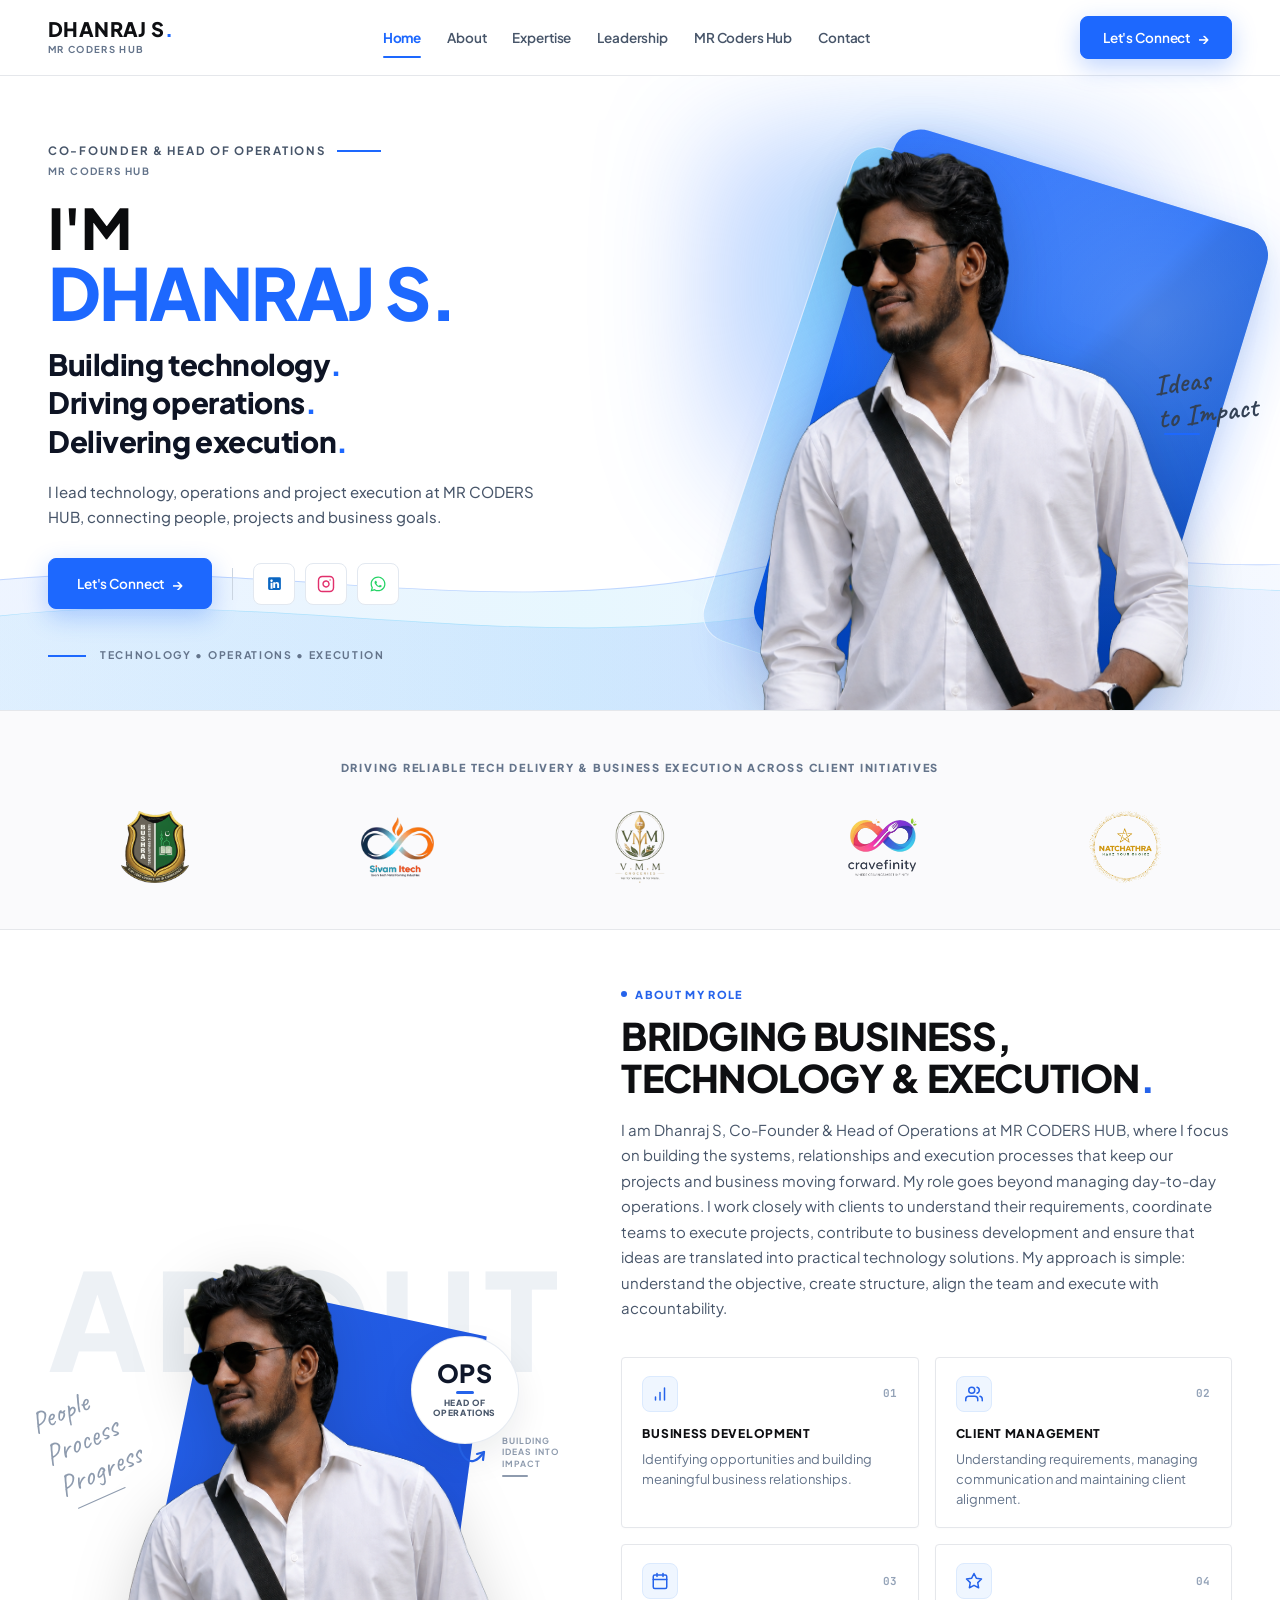
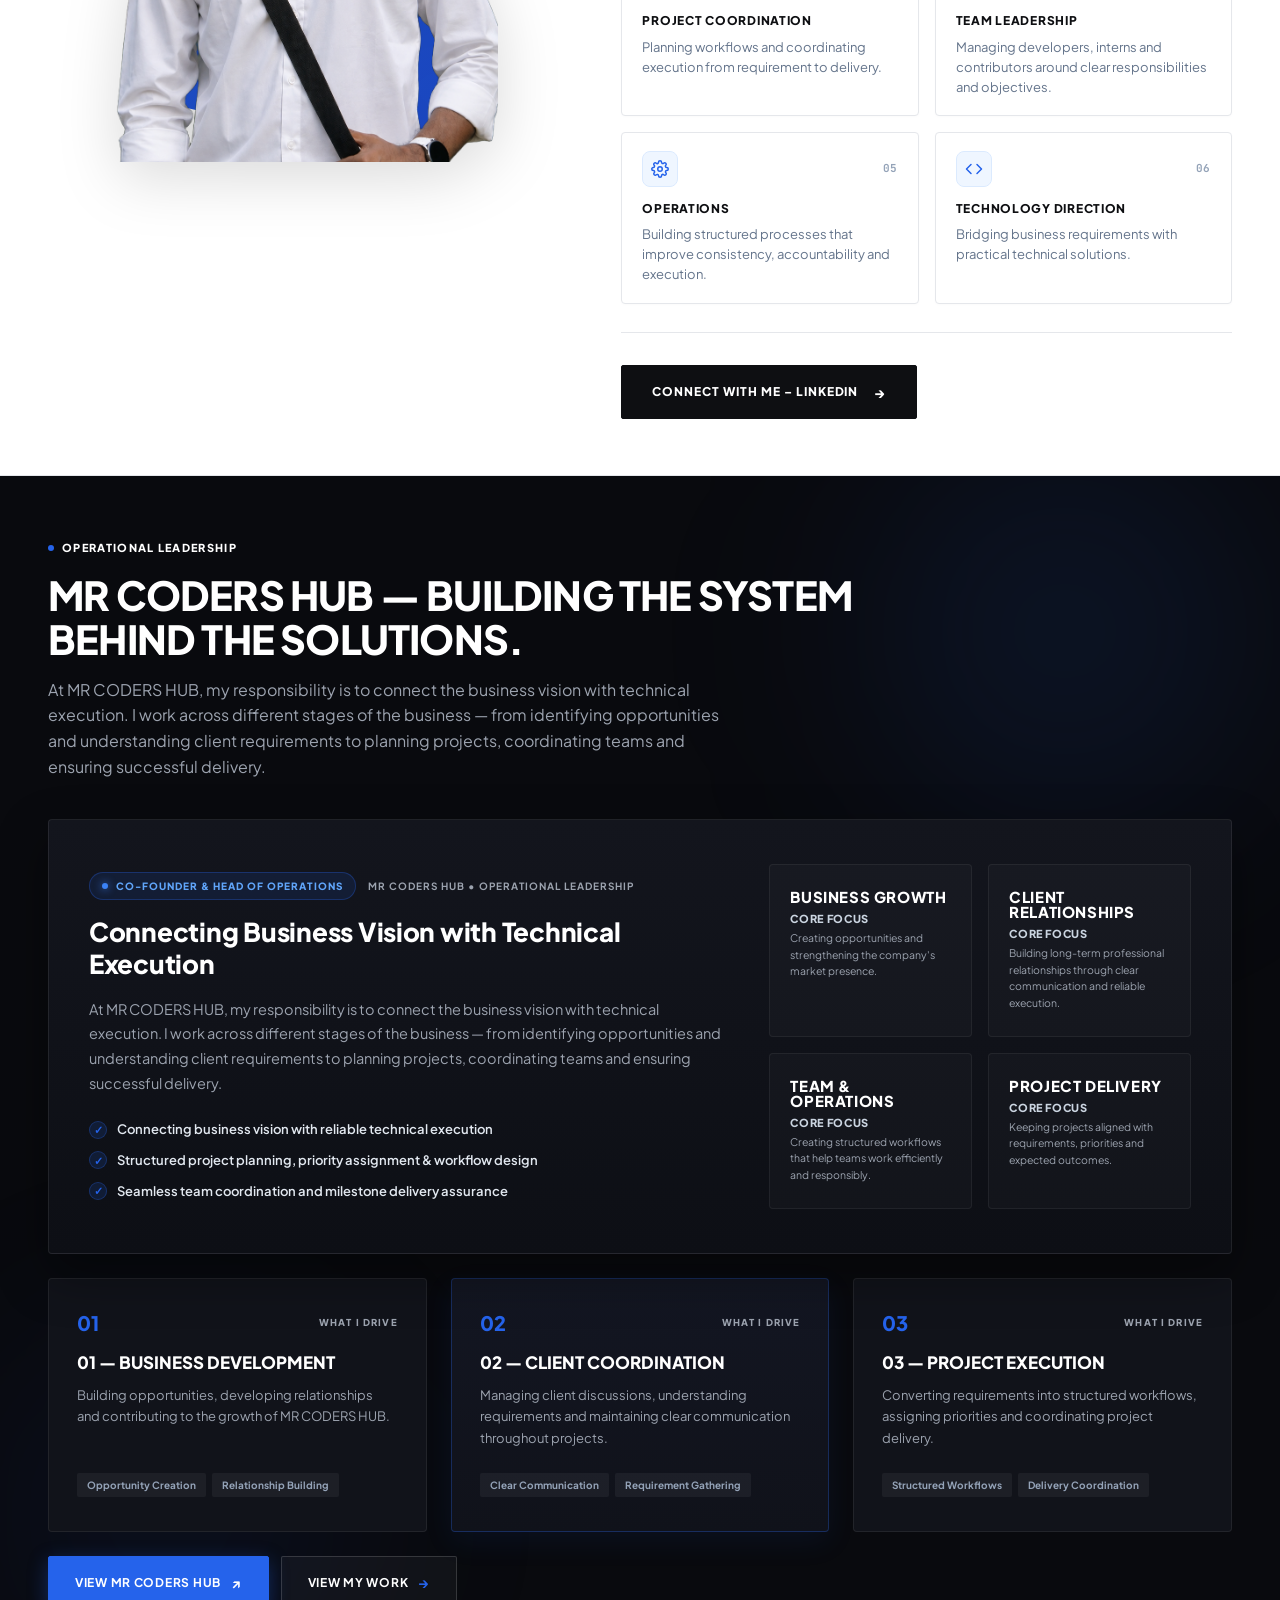
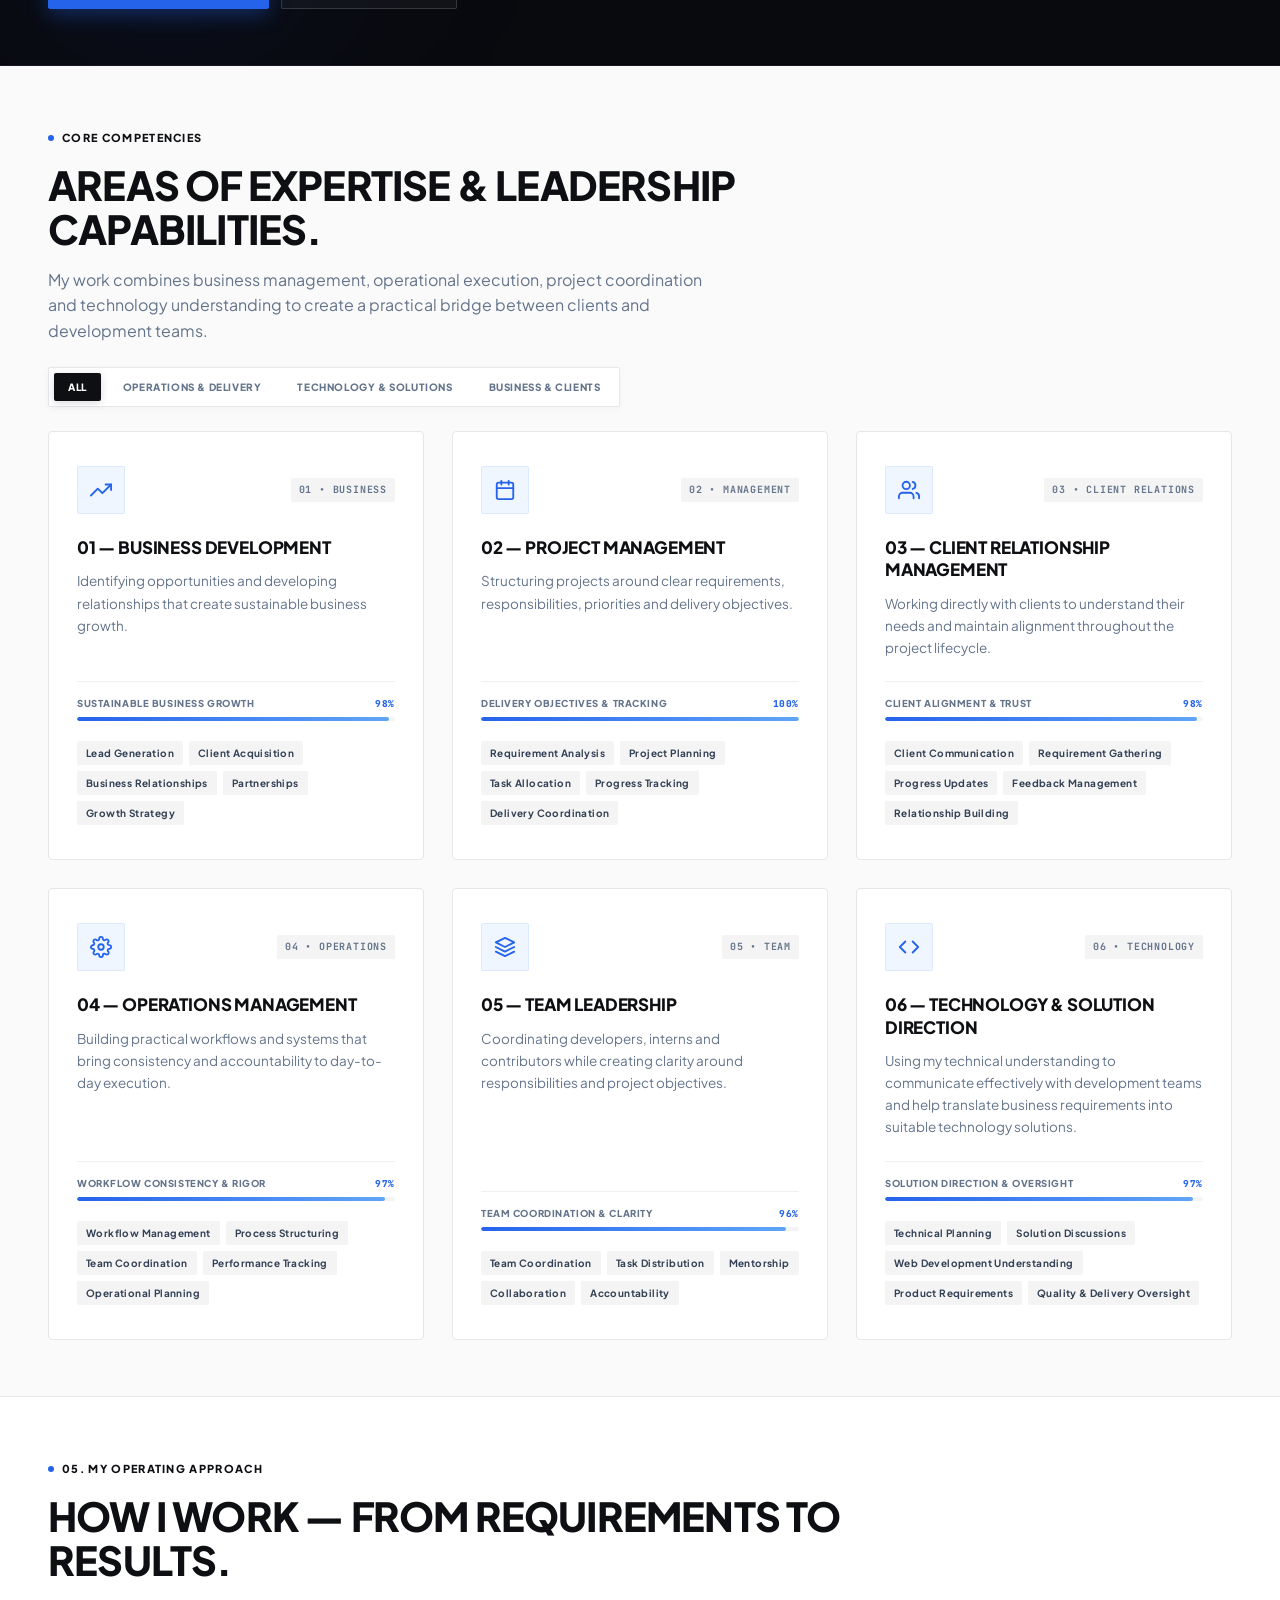
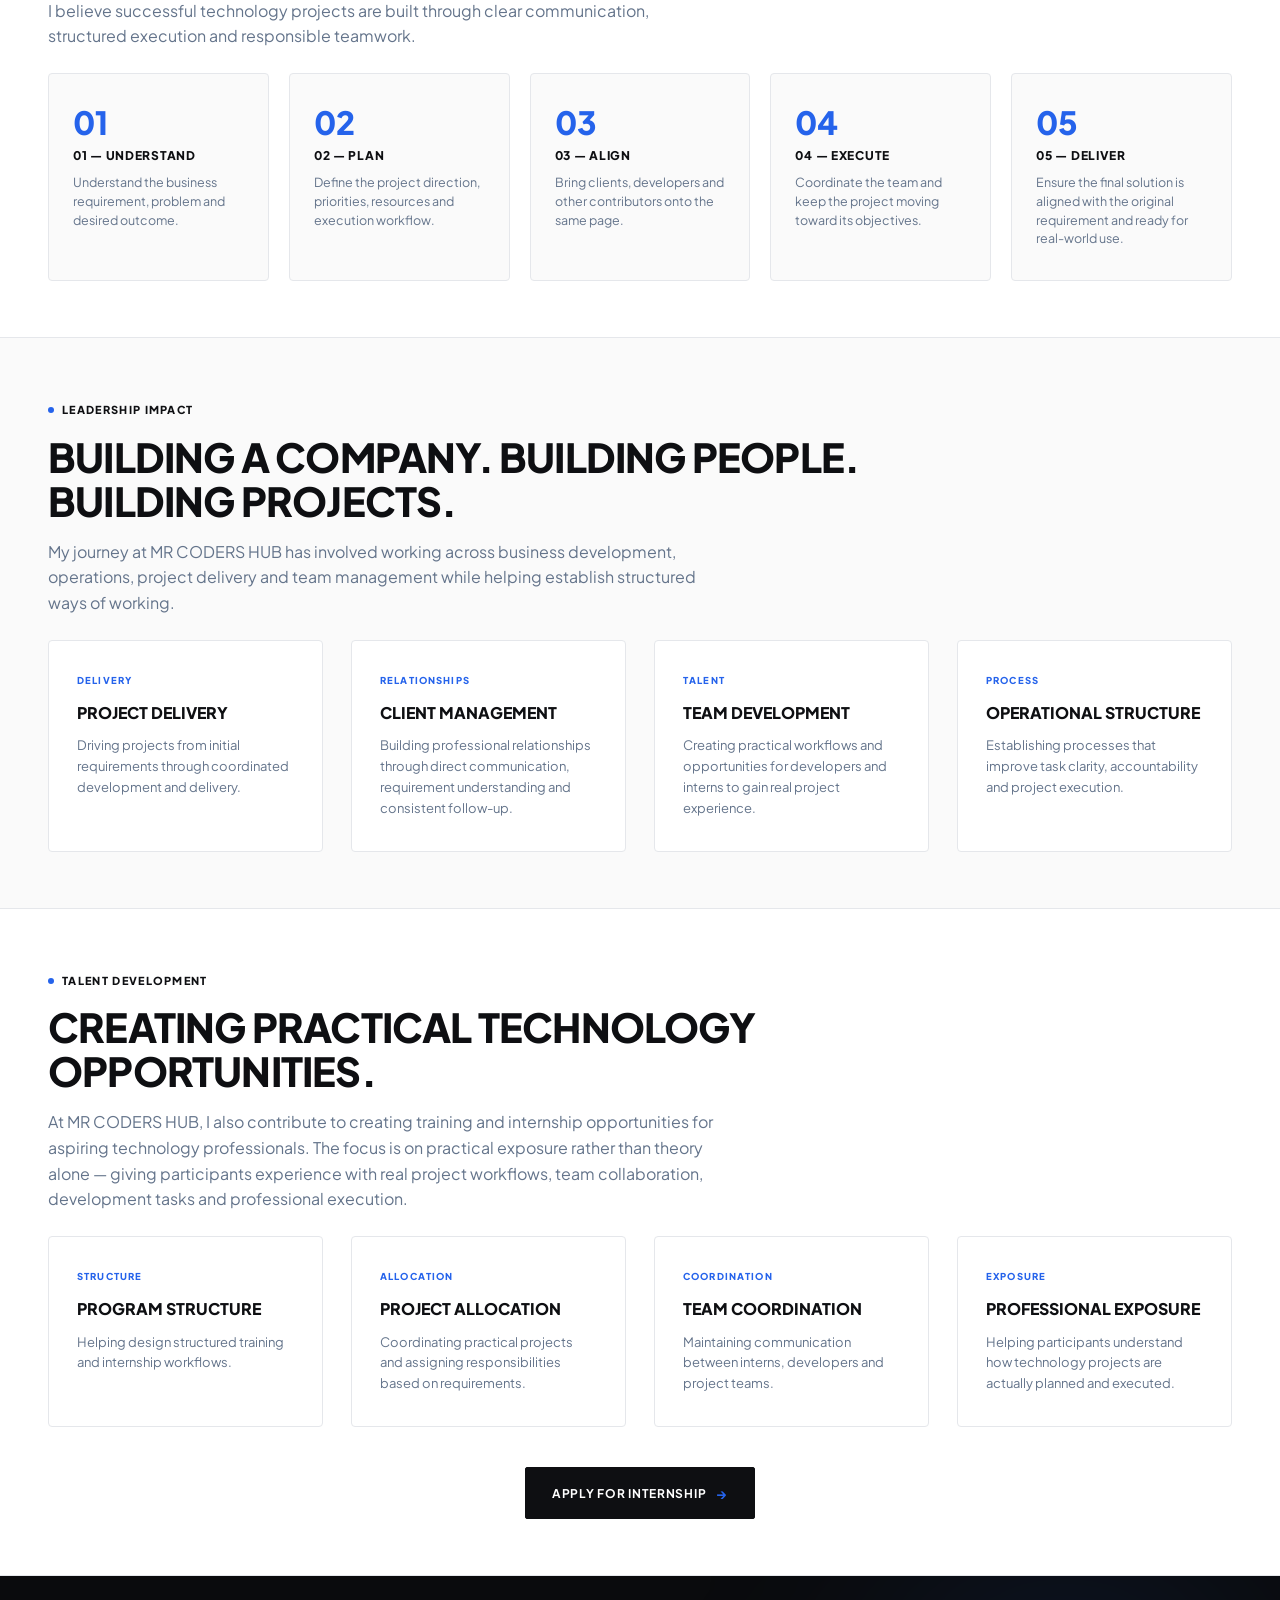
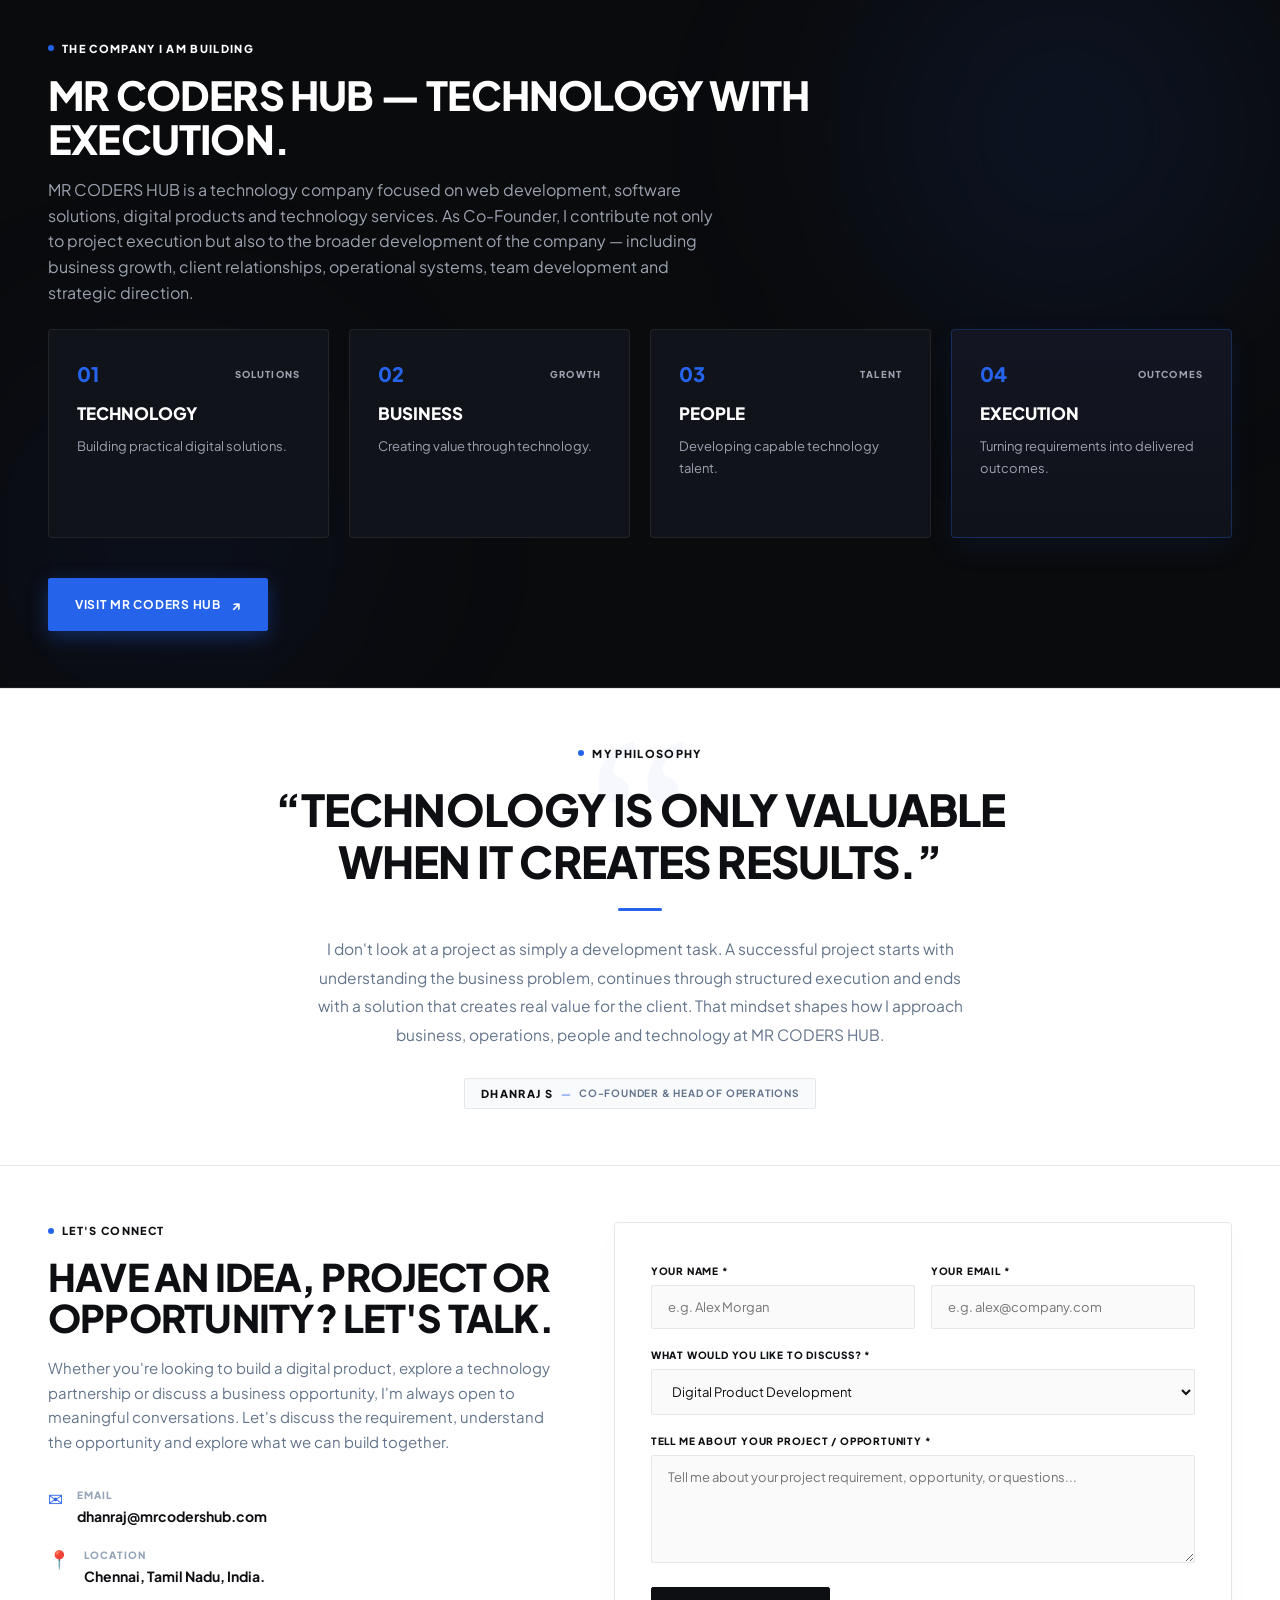
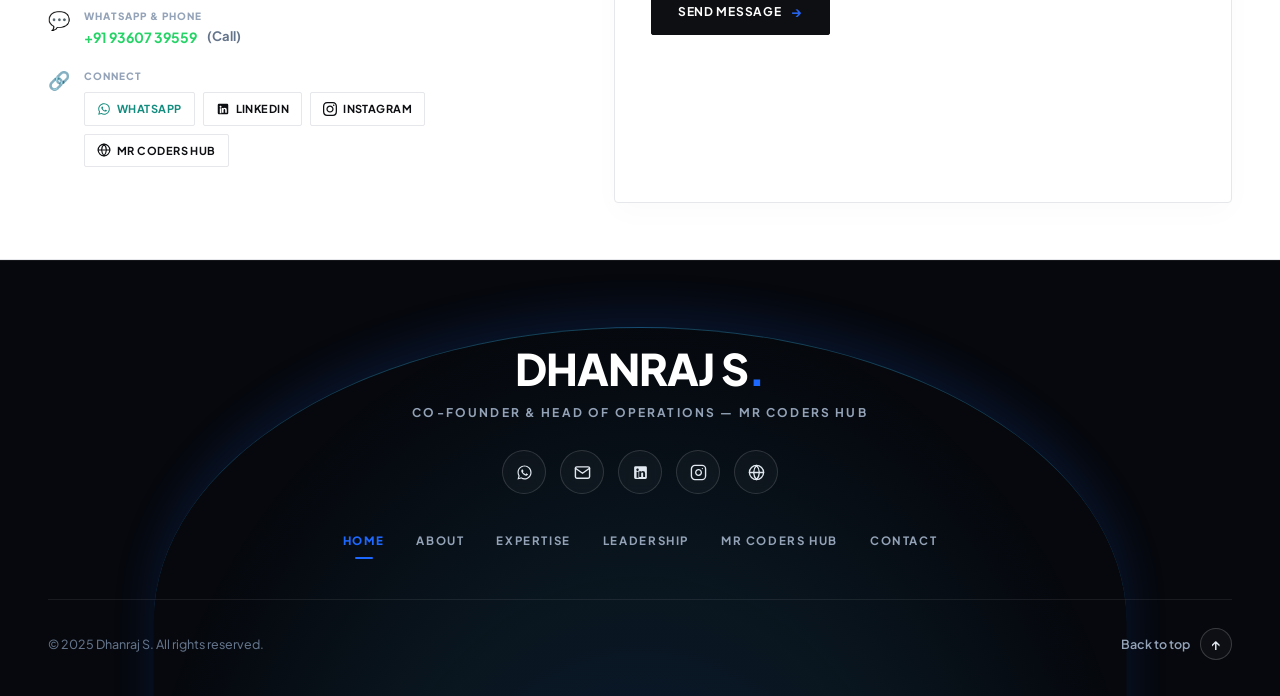
<file: index.html>
<!DOCTYPE html>
<html lang="en">

<head>
  <meta charset="UTF-8">
  <meta name="viewport" content="width=device-width, initial-scale=1.0">
  <title>Dhanraj S — Co-Founder & Head of Operations | MR CODERS HUB</title>
  <meta name="description"
    content="Official executive portfolio of Dhanraj S, Co-Founder & Head of Operations at MR CODERS HUB. Building technology, driving operations and execution.">

  <!-- Favicon & App Icons -->
  <link rel="icon" type="image/svg+xml" href="assets/images/favicon.svg">
  <link rel="icon" type="image/png" sizes="32x32" href="assets/images/favicon-32x32.png">
  <link rel="icon" type="image/png" sizes="16x16" href="assets/images/favicon-16x16.png">
  <link rel="apple-touch-icon" sizes="180x180" href="assets/images/apple-touch-icon.png">
  <link rel="shortcut icon" href="favicon.ico">
  <link rel="manifest" href="site.webmanifest">
  <meta name="theme-color" content="#0A0B0D">

  <!-- Google Fonts -->
  <link rel="preconnect" href="https://fonts.googleapis.com">
  <link rel="preconnect" href="https://fonts.gstatic.com" crossorigin>
  <link
    href="https://fonts.googleapis.com/css2?family=Plus+Jakarta+Sans:wght@300;400;500;600;700;800;900&family=Alex+Brush&family=Caveat:wght@400;500;600;700&family=JetBrains+Mono:wght@400;500;600&display=swap"
    rel="stylesheet">

  <!-- Main Stylesheet -->
  <link rel="stylesheet" href="assets/css/styles.css">
</head>

<body>

  <!-- ==========================================
       STICKY HEADER / NAVIGATION BAR
       ========================================== -->
  <header class="site-header">
    <div class="container header-container">
      <a href="#home" class="brand-logo">
        <span class="brand-name">DHANRAJ S<span class="dot-blue">.</span></span>
        <span class="brand-sub">MR CODERS HUB</span>
      </a>

      <!-- Desktop Navigation -->
      <nav class="main-nav" aria-label="Main Navigation">
        <a href="#home" class="nav-link active">Home</a>
        <a href="#about" class="nav-link">About</a>
        <a href="#expertise" class="nav-link">Expertise</a>
        <a href="#leadership" class="nav-link">Leadership</a>
        <a href="#mrcodershub" class="nav-link">MR Coders Hub</a>
        <a href="#contact" class="nav-link">Contact</a>
      </nav>

      <div class="header-actions">
        <a href="https://www.linkedin.com/in/dhanraj-s-287618298?utm_source=share_via&utm_content=profile&utm_medium=member_android"
          target="_blank" rel="noopener noreferrer" class="btn btn-electric-blue header-cta">
          Let's Connect <span class="btn-arrow">→</span>
        </a>
      </div>
    </div>

    <!-- Mobile Drawer Navigation -->
    <div class="mobile-drawer">
      <a href="#home" class="nav-link active">Home</a>
      <a href="#about" class="nav-link">About</a>
      <a href="#expertise" class="nav-link">Expertise</a>
      <a href="#leadership" class="nav-link">Leadership</a>
      <a href="#mrcodershub" class="nav-link">MR Coders Hub</a>
      <a href="#contact" class="nav-link">Contact</a>
      <a href="https://www.linkedin.com/in/dhanraj-s-287618298?utm_source=share_via&utm_content=profile&utm_medium=member_android"
        target="_blank" rel="noopener noreferrer" class="btn btn-electric-blue" style="margin-top: 12px; width: 100%;">
        Let's Connect <span class="btn-arrow">→</span>
      </a>
    </div>
  </header>

  <!-- ==========================================
       HERO SECTION: EXECUTIVE BRAND COMPOSITION
       ========================================== -->
  <section id="home" class="hero-section">
    <!-- Flowing Soft Blue Architectural Waves Background in Lower Third -->
    <div class="hero-waves-bg" aria-hidden="true">
      <svg class="hero-waves-svg" viewBox="0 0 1440 680" fill="none" preserveAspectRatio="none">
        <defs>
          <linearGradient id="heroWaveGrad1" x1="0%" y1="0%" x2="100%" y2="0%">
            <stop offset="0%" stop-color="#1D68FE" stop-opacity="0.07" />
            <stop offset="45%" stop-color="#38BDF8" stop-opacity="0.12" />
            <stop offset="100%" stop-color="#1D68FE" stop-opacity="0.03" />
          </linearGradient>
          <linearGradient id="heroWaveGrad2" x1="0%" y1="0%" x2="100%" y2="0%">
            <stop offset="0%" stop-color="#38BDF8" stop-opacity="0.08" />
            <stop offset="60%" stop-color="#1D68FE" stop-opacity="0.14" />
            <stop offset="100%" stop-color="#1D68FE" stop-opacity="0.02" />
          </linearGradient>
        </defs>
        <!-- Flowing wave layer 1 -->
        <path d="M -100 470 C 220 370, 520 540, 840 430 C 1140 330, 1360 480, 1580 390 L 1580 680 L -100 680 Z"
          fill="url(#heroWaveGrad1)" />
        <!-- Flowing wave layer 2 -->
        <path d="M -80 530 C 260 430, 580 610, 940 490 C 1240 390, 1420 510, 1600 450 L 1600 680 L -80 680 Z"
          fill="url(#heroWaveGrad2)" />
        <!-- Delicate thin wave crest lines -->
        <path d="M -100 470 C 220 370, 520 540, 840 430 C 1140 330, 1360 480, 1580 390" stroke="#1D68FE"
          stroke-width="1.6" stroke-opacity="0.25" fill="none" />
        <path d="M -80 530 C 260 430, 580 610, 940 490 C 1240 390, 1420 510, 1600 450" stroke="#38BDF8"
          stroke-width="1.2" stroke-opacity="0.32" fill="none" />
      </svg>
    </div>

    <div class="container hero-grid">
      <!-- Left Column: Executive Identity, Positioning Statement & Actions -->
      <div class="hero-left">
        <!-- Eyebrow Tag -->
        <div class="hero-eyebrow-wrap">
          <div class="hero-eyebrow-row">
            <span class="hero-eyebrow-text">CO-FOUNDER &amp; HEAD OF OPERATIONS</span>
            <span class="hero-eyebrow-line" aria-hidden="true"></span>
          </div>
          <div class="hero-eyebrow-sub">MR CODERS HUB</div>
        </div>

        <!-- Main Headline -->
        <div class="hero-headline-wrap">
          <span class="hero-lead-word">I'M</span>
          <h1 class="hero-main-name">DHANRAJ S<span class="dot-blue">.</span></h1>
        </div>

        <!-- Three-Line Positioning Statement -->
        <div class="hero-statement-stack">
          <p class="hero-statement-line">Building technology<span class="dot-blue">.</span></p>
          <p class="hero-statement-line">Driving operations<span class="dot-blue">.</span></p>
          <p class="hero-statement-line">Delivering execution<span class="dot-blue">.</span></p>
        </div>

        <!-- Concise Description -->
        <p class="hero-description-text">
          I lead technology, operations and project execution at MR CODERS HUB, connecting people, projects and business
          goals.
        </p>

        <!-- CTA & Social Media Row -->
        <div class="hero-action-row">
          <a href="https://www.linkedin.com/in/dhanraj-s-287618298?utm_source=share_via&utm_content=profile&utm_medium=member_android"
            target="_blank" rel="noopener noreferrer" class="btn btn-electric-blue hero-primary-btn">
            Let's Connect <span class="btn-arrow">→</span>
          </a>

          <div class="hero-action-divider" aria-hidden="true"></div>

          <div class="hero-social-strip">
            <a href="https://www.linkedin.com/in/dhanraj-s-287618298?utm_source=share_via&utm_content=profile&utm_medium=member_android"
              target="_blank" rel="noopener noreferrer" class="social-icon-btn linkedin-btn" aria-label="LinkedIn">
              <svg width="17" height="17" viewBox="0 0 24 24" fill="currentColor">
                <path
                  d="M19 3a2 2 0 0 1 2 2v14a2 2 0 0 1-2 2H5a2 2 0 0 1-2-2V5a2 2 0 0 1 2-2h14m-.5 15.5v-5.3a3.26 3.26 0 0 0-3.26-3.26c-.85 0-1.84.52-2.28 1.3v-1.11h-2.79v8.37h2.79v-4.93c0-.77.62-1.4 1.39-1.4a1.4 1.4 0 0 1 1.4 1.4v4.93h2.75M6.46 10.9v8.37H9.2V10.9H6.46M7.83 6.45c-.96 0-1.74.78-1.74 1.74s.78 1.74 1.74 1.74 1.74-.78 1.74-1.74-.78-1.74-1.74-1.74Z" />
              </svg>
            </a>
            <a href="https://www.instagram.com/__dj.dhanraj__?igsi=MWIxNXI2cmJrbnBlaQ==" target="_blank"
              rel="noopener noreferrer" class="social-icon-btn instagram-btn" aria-label="Instagram">
              <svg width="18" height="18" viewBox="0 0 24 24" fill="none" stroke="currentColor" stroke-width="1.9"
                stroke-linecap="round" stroke-linejoin="round">
                <rect x="2" y="2" width="20" height="20" rx="5" ry="5"></rect>
                <path d="M16 11.37A4 4 0 1 1 12.63 8 4 4 0 0 1 16 11.37z"></path>
                <line x1="17.5" y1="6.5" x2="17.51" y2="6.5"></line>
              </svg>
            </a>
            <a href="https://wa.me/919360739559" target="_blank" rel="noopener noreferrer"
              class="social-icon-btn whatsapp-btn" aria-label="WhatsApp">
              <svg width="18" height="18" viewBox="0 0 24 24" fill="currentColor">
                <path
                  d="M12.04 2c-5.46 0-9.91 4.45-9.91 9.91 0 1.75.46 3.45 1.32 4.95L2.05 22l5.25-1.38c1.45.79 3.08 1.21 4.74 1.21 5.46 0 9.91-4.45 9.91-9.91 0-2.65-1.03-5.14-2.9-7.01A9.816 9.816 0 0 0 12.04 2m.01 1.67c2.2 0 4.26.86 5.82 2.42a8.225 8.225 0 0 1 2.41 5.83c0 4.54-3.7 8.24-8.24 8.24-1.48 0-2.93-.4-4.2-1.15l-.3-.18-3.12.82.83-3.04-.2-.31a8.196 8.196 0 0 1-1.26-4.38c0-4.54 3.7-8.24 8.24-8.24m4.52 11.66c-.19.53-1.11 1.04-1.54 1.08-.41.04-.92.05-2.73-.7-2.32-.96-3.8-3.32-3.92-3.47-.11-.15-.94-1.25-.94-2.38 0-1.14.6-1.7.81-1.93.21-.23.46-.29.62-.29.15 0 .31 0 .44.01.14.01.33-.05.51.39.19.46.65 1.6.71 1.72.06.12.1.26.02.42-.08.15-.12.25-.24.39-.12.14-.25.31-.36.42-.12.12-.24.25-.1.49.14.24.63 1.04 1.35 1.68.93.83 1.71 1.09 1.95 1.21.24.12.38.1.52-.06.14-.17.6-.7.76-.94.16-.24.32-.2.53-.12.21.08 1.34.63 1.57.75.23.11.38.17.44.27.05.09.05.54-.14 1.07z" />
              </svg>
            </a>
          </div>
        </div>

        <!-- Bottom-Left Refined Label -->
        <div class="hero-bottom-label">
          <span class="bottom-label-line" aria-hidden="true"></span>
          <span class="bottom-label-text">TECHNOLOGY • OPERATIONS • EXECUTION</span>
        </div>
      </div>

      <!-- Right Column: Integrated Cutout Portrait with Tilted Electric Blue Panel -->
      <div class="hero-right">
        <div class="hero-stage-container">
          <!-- Ambient Soft Blue Glow behind panel and portrait -->
          <div class="hero-ambient-glow" aria-hidden="true"></div>

          <!-- Secondary Soft Light-Blue Tilted Geometric Frame (Left Depth Layer) -->
          <div class="hero-tilted-panel-secondary" aria-hidden="true"></div>

          <!-- Large Tilted Rectangular Electric-Blue Geometric Panel -->
          <div class="hero-tilted-panel" aria-hidden="true">
            <div class="hero-panel-facet" aria-hidden="true"></div>
          </div>

          <!-- Elegant Handwritten Script Detail: Ideas to Impact -->
          <div class="hero-script-badge" aria-hidden="true">
            <span class="script-badge-text">Ideas<br>to Impact</span>
            <span class="script-badge-line"></span>
          </div>

          <!-- Cutout Portrait extending toward lower section edge -->
          <div class="hero-portrait-wrap">
            <img src="assets/images/hero_portrait_cropped.png"
              alt="Dhanraj S. - Co-Founder &amp; Head of Operations, MR CODERS HUB" class="hero-portrait-image">
          </div>
        </div>
      </div>
    </div>
  </section>

  <!-- ==========================================
       TRUSTED / PARTNERS STRIP
       ========================================== -->
  <section class="trusted-section">
    <div class="container">
      <div class="trusted-label">DRIVING RELIABLE TECH DELIVERY &amp; BUSINESS EXECUTION ACROSS CLIENT INITIATIVES</div>
      <div class="trusted-logos">
        <div class="trusted-logo-item">
          <img src="assets/images/clients/logo_bushra.png" alt="Bushra Nursery &amp; Primary School"
            class="trusted-logo-img logo-bushra">
        </div>
        <div class="trusted-logo-item">
          <img src="assets/images/clients/logo_sivam_itech.png" alt="Sivam Itech Metal Forming Industries"
            class="trusted-logo-img logo-sivam">
        </div>
        <div class="trusted-logo-item">
          <img src="assets/images/clients/logo_vmm_groceries.png" alt="V.M.M Groceries"
            class="trusted-logo-img logo-vmm">
        </div>
        <div class="trusted-logo-item">
          <img src="assets/images/clients/logo_cravefinity.png" alt="Cravefinity"
            class="trusted-logo-img logo-cravefinity">
        </div>
        <div class="trusted-logo-item">
          <img src="assets/images/clients/logo_natchathra.png" alt="Natchathra - Make Your Choice"
            class="trusted-logo-img logo-natchathra">
        </div>
      </div>
    </div>
  </section>

  <!-- ==========================================
       ABOUT SECTION
       ========================================== -->
  <section id="about" class="page-section about-section bg-white">
    <div class="container about-container">
      <!-- Left: Visual Portrait Composite -->
      <div class="about-visual-col">
        <div class="about-visual-wrapper">
          <div class="about-ghost-text">ABOUT</div>
          <div class="about-geom-shape"></div>

          <!-- Handwritten Script Text on Left -->
          <div class="about-script-text" aria-hidden="true">
            <span>People</span>
            <span>Process</span>
            <span>Progress</span>
            <span class="script-underline"></span>
          </div>

          <div class="about-portrait-holder">
            <img src="assets/images/hero_portrait_cropped.png" alt="Dhanraj S - Co-Founder & Head of Operations"
              class="about-portrait-img">
          </div>

          <!-- Floating Experience Circle Badge -->
          <div class="about-exp-badge">
            <span class="exp-badge-num">OPS</span>
            <span class="exp-badge-line"></span>
            <span class="exp-badge-text">HEAD OF<br>OPERATIONS</span>
          </div>

          <!-- Curved Arrow and Impact Tagline under Badge -->
          <div class="about-badge-annotation" aria-hidden="true">
            <svg class="about-curve-arrow" width="38" height="44" viewBox="0 0 38 44" fill="none">
              <path d="M 4 2 C 5 22, 16 38, 30 18" stroke="#2563EB" stroke-width="2.2" stroke-linecap="round"
                fill="none" />
              <path d="M 23 20 L 30 18 L 29 26" stroke="#2563EB" stroke-width="2.2" stroke-linecap="round"
                stroke-linejoin="round" fill="none" />
            </svg>
            <div class="about-annotation-tagline">
              <span class="annotation-text">BUILDING<br>IDEAS INTO<br>IMPACT</span>
              <span class="annotation-bar"></span>
            </div>
          </div>
        </div>
      </div>

      <!-- Right: Content & Role Highlights -->
      <div class="about-content-col">
        <div class="section-tag orange-tag" style="margin-bottom: 12px;">ABOUT MY ROLE</div>
        <h2 class="about-main-title">BRIDGING BUSINESS, TECHNOLOGY & EXECUTION<span class="dot-accent">.</span></h2>
        <p class="about-lead-desc">
          I am Dhanraj S, Co-Founder & Head of Operations at MR CODERS HUB, where I focus on building the systems,
          relationships and execution processes that keep our projects and business moving forward. My role goes beyond
          managing day-to-day operations. I work closely with clients to understand their requirements, coordinate teams
          to execute projects, contribute to business development and ensure that ideas are translated into practical
          technology solutions. My approach is simple: understand the objective, create structure, align the team and
          execute with accountability.
        </p>

        <!-- Role Highlights Grid (Redesigned Executive Cards) -->
        <div class="about-highlights-grid">
          <!-- Card 1 -->
          <div class="about-role-card">
            <div class="about-role-header">
              <div class="about-role-icon">
                <svg width="18" height="18" viewBox="0 0 24 24" fill="none" stroke="currentColor" stroke-width="2"
                  stroke-linecap="round" stroke-linejoin="round">
                  <line x1="12" y1="20" x2="12" y2="10"></line>
                  <line x1="18" y1="20" x2="18" y2="4"></line>
                  <line x1="6" y1="20" x2="6" y2="16"></line>
                </svg>
              </div>
              <span class="about-role-num">01</span>
            </div>
            <strong class="about-role-title">BUSINESS DEVELOPMENT</strong>
            <p class="about-role-desc">Identifying opportunities and building meaningful business relationships.</p>
          </div>

          <!-- Card 2 -->
          <div class="about-role-card">
            <div class="about-role-header">
              <div class="about-role-icon">
                <svg width="18" height="18" viewBox="0 0 24 24" fill="none" stroke="currentColor" stroke-width="2"
                  stroke-linecap="round" stroke-linejoin="round">
                  <path d="M17 21v-2a4 4 0 0 0-4-4H5a4 4 0 0 0-4 4v2"></path>
                  <circle cx="9" cy="7" r="4"></circle>
                  <path d="M23 21v-2a4 4 0 0 0-3-3.87"></path>
                  <path d="M16 3.13a4 4 0 0 1 0 7.75"></path>
                </svg>
              </div>
              <span class="about-role-num">02</span>
            </div>
            <strong class="about-role-title">CLIENT MANAGEMENT</strong>
            <p class="about-role-desc">Understanding requirements, managing communication and maintaining client
              alignment.</p>
          </div>

          <!-- Card 3 -->
          <div class="about-role-card">
            <div class="about-role-header">
              <div class="about-role-icon">
                <svg width="18" height="18" viewBox="0 0 24 24" fill="none" stroke="currentColor" stroke-width="2"
                  stroke-linecap="round" stroke-linejoin="round">
                  <rect x="3" y="4" width="18" height="18" rx="2" ry="2"></rect>
                  <line x1="16" y1="2" x2="16" y2="6"></line>
                  <line x1="8" y1="2" x2="8" y2="6"></line>
                  <line x1="3" y1="10" x2="21" y2="10"></line>
                </svg>
              </div>
              <span class="about-role-num">03</span>
            </div>
            <strong class="about-role-title">PROJECT COORDINATION</strong>
            <p class="about-role-desc">Planning workflows and coordinating execution from requirement to delivery.</p>
          </div>

          <!-- Card 4 -->
          <div class="about-role-card">
            <div class="about-role-header">
              <div class="about-role-icon">
                <svg width="18" height="18" viewBox="0 0 24 24" fill="none" stroke="currentColor" stroke-width="2"
                  stroke-linecap="round" stroke-linejoin="round">
                  <polygon
                    points="12 2 15.09 8.26 22 9.27 17 14.14 18.18 21.02 12 17.77 5.82 21.02 7 14.14 2 9.27 8.91 8.26 12 2">
                  </polygon>
                </svg>
              </div>
              <span class="about-role-num">04</span>
            </div>
            <strong class="about-role-title">TEAM LEADERSHIP</strong>
            <p class="about-role-desc">Managing developers, interns and contributors around clear responsibilities and
              objectives.</p>
          </div>

          <!-- Card 5 -->
          <div class="about-role-card">
            <div class="about-role-header">
              <div class="about-role-icon">
                <svg width="18" height="18" viewBox="0 0 24 24" fill="none" stroke="currentColor" stroke-width="2"
                  stroke-linecap="round" stroke-linejoin="round">
                  <circle cx="12" cy="12" r="3"></circle>
                  <path
                    d="M19.4 15a1.65 1.65 0 0 0 .33 1.82l.06.06a2 2 0 0 1 0 2.83 2 2 0 0 1-2.83 0l-.06-.06a1.65 1.65 0 0 0-1.82-.33 1.65 1.65 0 0 0-1 1.51V21a2 2 0 0 1-2 2 2 2 0 0 1-2-2v-.09A1.65 1.65 0 0 0 9 19.4a1.65 1.65 0 0 0-1.82.33l-.06.06a2 2 0 0 1-2.83 0 2 2 0 0 1 0-2.83l.06-.06a1.65 1.65 0 0 0 .33-1.82 1.65 1.65 0 0 0-1.51-1H3a2 2 0 0 1-2-2 2 2 0 0 1 2-2h.09A1.65 1.65 0 0 0 4.6 9a1.65 1.65 0 0 0-.33-1.82l-.06-.06a2 2 0 0 1 0-2.83 2 2 0 0 1 2.83 0l.06.06a1.65 1.65 0 0 0 1.82.33H9a1.65 1.65 0 0 0 1-1.51V3a2 2 0 0 1 2-2 2 2 0 0 1 2 2v.09a1.65 1.65 0 0 0 1 1.51 1.65 1.65 0 0 0 1.82-.33l.06-.06a2 2 0 0 1 2.83 0 2 2 0 0 1 0 2.83l-.06.06a1.65 1.65 0 0 0-.33 1.82V9a1.65 1.65 0 0 0 1.51 1H21a2 2 0 0 1 2 2 2 2 0 0 1-2 2h-.09a1.65 1.65 0 0 0-1.51 1z">
                  </path>
                </svg>
              </div>
              <span class="about-role-num">05</span>
            </div>
            <strong class="about-role-title">OPERATIONS</strong>
            <p class="about-role-desc">Building structured processes that improve consistency, accountability and
              execution.</p>
          </div>

          <!-- Card 6 -->
          <div class="about-role-card">
            <div class="about-role-header">
              <div class="about-role-icon">
                <svg width="18" height="18" viewBox="0 0 24 24" fill="none" stroke="currentColor" stroke-width="2"
                  stroke-linecap="round" stroke-linejoin="round">
                  <polyline points="16 18 22 12 16 6"></polyline>
                  <polyline points="8 6 2 12 8 18"></polyline>
                </svg>
              </div>
              <span class="about-role-num">06</span>
            </div>
            <strong class="about-role-title">TECHNOLOGY DIRECTION</strong>
            <p class="about-role-desc">Bridging business requirements with practical technical solutions.</p>
          </div>
        </div>

        <div class="about-actions-row">
          <a href="https://www.linkedin.com/in/dhanraj-s-287618298?utm_source=share_via&amp;utm_content=profile&amp;utm_medium=member_android"
            target="_blank" rel="noopener noreferrer" class="btn btn-black download-cv-btn">
            CONNECT WITH ME – LINKEDIN <span style="font-size: 14px; margin-left: 6px;">→</span>
          </a>
        </div>
      </div>
    </div>
  </section>

  <!-- ==========================================
       DARK FEATURE SECTION (OPERATIONAL LEADERSHIP)
       ========================================== -->
  <section id="company" class="page-section company-section bg-dark text-white">
    <div class="company-ambient-glow glow-1"></div>
    <div class="company-ambient-glow glow-2"></div>

    <div class="container relative-z">
      <!-- Section Header -->
      <div class="company-section-header">
        <div class="section-tag dark-tag">OPERATIONAL LEADERSHIP</div>
        <h2 class="section-title text-white">MR CODERS HUB — BUILDING THE SYSTEM BEHIND THE SOLUTIONS.</h2>
        <p class="section-subtitle text-white-muted">
          At MR CODERS HUB, my responsibility is to connect the business vision with technical execution. I work across
          different stages of the business — from identifying opportunities and understanding client requirements to
          planning projects, coordinating teams and ensuring successful delivery.
        </p>
      </div>

      <!-- Bento Master Layout -->
      <div class="venture-bento-grid">
        <!-- Top Featured Master Card: Venture Overview & Core Focus Stats -->
        <div class="venture-main-card">
          <div class="venture-main-content">
            <div class="venture-badge-row">
              <span class="venture-status-pill">
                <span class="status-dot-blue"></span> CO-FOUNDER & HEAD OF OPERATIONS
              </span>
              <span class="venture-sub-badge">MR CODERS HUB • OPERATIONAL LEADERSHIP</span>
            </div>

            <h3 class="venture-master-title">Connecting Business Vision with Technical Execution</h3>
            <p class="venture-master-desc">
              At MR CODERS HUB, my responsibility is to connect the business vision with technical execution. I work
              across different stages of the business — from identifying opportunities and understanding client
              requirements to planning projects, coordinating teams and ensuring successful delivery.
            </p>

            <div class="venture-highlights-list">
              <div class="v-highlight-item">
                <span class="v-check-icon">✓</span>
                <span>Connecting business vision with reliable technical execution</span>
              </div>
              <div class="v-highlight-item">
                <span class="v-check-icon">✓</span>
                <span>Structured project planning, priority assignment & workflow design</span>
              </div>
              <div class="v-highlight-item">
                <span class="v-check-icon">✓</span>
                <span>Seamless team coordination and milestone delivery assurance</span>
              </div>
            </div>
          </div>

          <!-- Master Core Focus Metrics Panel -->
          <div class="venture-metrics-panel">
            <div class="vmetric-card">
              <span class="vstat-number" style="font-size: 15px; font-weight: 900; letter-spacing: 0.04em;">BUSINESS
                GROWTH</span>
              <span class="vstat-label">Core Focus</span>
              <span class="vstat-sub">Creating opportunities and strengthening the company's market presence.</span>
            </div>
            <div class="vmetric-card">
              <span class="vstat-number" style="font-size: 15px; font-weight: 900; letter-spacing: 0.04em;">CLIENT
                RELATIONSHIPS</span>
              <span class="vstat-label">Core Focus</span>
              <span class="vstat-sub">Building long-term professional relationships through clear communication and
                reliable execution.</span>
            </div>
            <div class="vmetric-card">
              <span class="vstat-number" style="font-size: 15px; font-weight: 900; letter-spacing: 0.04em;">TEAM &
                OPERATIONS</span>
              <span class="vstat-label">Core Focus</span>
              <span class="vstat-sub">Creating structured workflows that help teams work efficiently and
                responsibly.</span>
            </div>
            <div class="vmetric-card">
              <span class="vstat-number" style="font-size: 15px; font-weight: 900; letter-spacing: 0.04em;">PROJECT
                DELIVERY</span>
              <span class="vstat-label">Core Focus</span>
              <span class="vstat-sub">Keeping projects aligned with requirements, priorities and expected
                outcomes.</span>
            </div>
          </div>
        </div>

        <!-- What I Drive: 3 Vertical Cards -->
        <div class="venture-verticals-grid">
          <!-- Card 1 -->
          <div class="vertical-card">
            <div class="vertical-card-header">
              <span class="vertical-num">01</span>
              <span class="vertical-tag">WHAT I DRIVE</span>
            </div>
            <h4 class="vertical-title">01 — BUSINESS DEVELOPMENT</h4>
            <p class="vertical-desc">
              Building opportunities, developing relationships and contributing to the growth of MR CODERS HUB.
            </p>
            <div class="vertical-footer">
              <span class="vertical-chip">Opportunity Creation</span>
              <span class="vertical-chip">Relationship Building</span>
            </div>
          </div>

          <!-- Card 2 -->
          <div class="vertical-card highlighted-vertical">
            <div class="vertical-card-header">
              <span class="vertical-num">02</span>
              <span class="vertical-tag">WHAT I DRIVE</span>
            </div>
            <h4 class="vertical-title">02 — CLIENT COORDINATION</h4>
            <p class="vertical-desc">
              Managing client discussions, understanding requirements and maintaining clear communication throughout
              projects.
            </p>
            <div class="vertical-footer">
              <span class="vertical-chip">Clear Communication</span>
              <span class="vertical-chip">Requirement Gathering</span>
            </div>
          </div>

          <!-- Card 3 -->
          <div class="vertical-card">
            <div class="vertical-card-header">
              <span class="vertical-num">03</span>
              <span class="vertical-tag">WHAT I DRIVE</span>
            </div>
            <h4 class="vertical-title">03 — PROJECT EXECUTION</h4>
            <p class="vertical-desc">
              Converting requirements into structured workflows, assigning priorities and coordinating project delivery.
            </p>
            <div class="vertical-footer">
              <span class="vertical-chip">Structured Workflows</span>
              <span class="vertical-chip">Delivery Coordination</span>
            </div>
          </div>
        </div>

        <!-- Bottom Actions Strip -->
        <div class="vfooter-actions">
          <a href="https://mrcodershub.com" target="_blank" rel="noopener" class="btn btn-blue-glow">
            VIEW MR CODERS HUB <span class="btn-arrow" style="color: #FFF;">↗</span>
          </a>
          <a href="#leadership" class="btn btn-dark-outline">
            VIEW MY WORK <span class="btn-arrow">→</span>
          </a>
        </div>
      </div>
    </div>
  </section>

  <!-- ==========================================
       EXPERTISE SECTION (CORE COMPETENCIES)
       ========================================== -->
  <section id="expertise" class="page-section bg-secondary">
    <div class="container">
      <div class="expertise-header-row">
        <div>
          <div class="section-tag">CORE COMPETENCIES</div>
          <h2 class="section-title">AREAS OF EXPERTISE & LEADERSHIP CAPABILITIES.</h2>
          <p class="section-subtitle" style="margin-bottom: 0;">
            My work combines business management, operational execution, project coordination and technology
            understanding to create a practical bridge between clients and development teams.
          </p>
        </div>

        <!-- Interactive Category Filter Tabs -->
        <div class="expertise-filter-tabs">
          <button class="exp-tab-btn active" data-filter="all">ALL</button>
          <button class="exp-tab-btn" data-filter="operations">OPERATIONS & DELIVERY</button>
          <button class="exp-tab-btn" data-filter="tech">TECHNOLOGY & SOLUTIONS</button>
          <button class="exp-tab-btn" data-filter="business">BUSINESS & CLIENTS</button>
        </div>
      </div>

      <!-- Competency Matrix Grid -->
      <div class="expertise-grid">
        <!-- Card 1: Business Development -->
        <div class="expertise-card" data-category="business">
          <div class="exp-card-top">
            <div class="exp-icon-box">
              <svg width="22" height="22" viewBox="0 0 24 24" fill="none" stroke="currentColor" stroke-width="2"
                stroke-linecap="round" stroke-linejoin="round">
                <polyline points="23 6 13.5 15.5 8.5 10.5 1 18"></polyline>
                <polyline points="17 6 23 6 23 12"></polyline>
              </svg>
            </div>
            <span class="exp-card-number">01 • BUSINESS</span>
          </div>

          <h3 class="expertise-title">01 — Business Development</h3>
          <p class="expertise-desc">
            Identifying opportunities and developing relationships that create sustainable business growth.
          </p>

          <div class="exp-meter-box">
            <div class="exp-meter-label">
              <span>SUSTAINABLE BUSINESS GROWTH</span>
              <span class="meter-pct">98%</span>
            </div>
            <div class="exp-meter-bar">
              <div class="exp-meter-fill" style="width: 98%;"></div>
            </div>
          </div>

          <div class="expertise-tags">
            <span>Lead Generation</span>
            <span>Client Acquisition</span>
            <span>Business Relationships</span>
            <span>Partnerships</span>
            <span>Growth Strategy</span>
          </div>
        </div>

        <!-- Card 2: Project Management -->
        <div class="expertise-card" data-category="operations">
          <div class="exp-card-top">
            <div class="exp-icon-box">
              <svg width="22" height="22" viewBox="0 0 24 24" fill="none" stroke="currentColor" stroke-width="2"
                stroke-linecap="round" stroke-linejoin="round">
                <rect x="3" y="4" width="18" height="18" rx="2" ry="2"></rect>
                <line x1="16" y1="2" x2="16" y2="6"></line>
                <line x1="8" y1="2" x2="8" y2="6"></line>
                <line x1="3" y1="10" x2="21" y2="10"></line>
              </svg>
            </div>
            <span class="exp-card-number">02 • MANAGEMENT</span>
          </div>

          <h3 class="expertise-title">02 — Project Management</h3>
          <p class="expertise-desc">
            Structuring projects around clear requirements, responsibilities, priorities and delivery objectives.
          </p>

          <div class="exp-meter-box">
            <div class="exp-meter-label">
              <span>DELIVERY OBJECTIVES & TRACKING</span>
              <span class="meter-pct">100%</span>
            </div>
            <div class="exp-meter-bar">
              <div class="exp-meter-fill" style="width: 100%;"></div>
            </div>
          </div>

          <div class="expertise-tags">
            <span>Requirement Analysis</span>
            <span>Project Planning</span>
            <span>Task Allocation</span>
            <span>Progress Tracking</span>
            <span>Delivery Coordination</span>
          </div>
        </div>

        <!-- Card 3: Client Relationship Management -->
        <div class="expertise-card" data-category="business">
          <div class="exp-card-top">
            <div class="exp-icon-box">
              <svg width="22" height="22" viewBox="0 0 24 24" fill="none" stroke="currentColor" stroke-width="2"
                stroke-linecap="round" stroke-linejoin="round">
                <path d="M17 21v-2a4 4 0 0 0-4-4H5a4 4 0 0 0-4 4v2"></path>
                <circle cx="9" cy="7" r="4"></circle>
                <path d="M23 21v-2a4 4 0 0 0-3-3.87"></path>
                <path d="M16 3.13a4 4 0 0 1 0 7.75"></path>
              </svg>
            </div>
            <span class="exp-card-number">03 • CLIENT RELATIONS</span>
          </div>

          <h3 class="expertise-title">03 — Client Relationship Management</h3>
          <p class="expertise-desc">
            Working directly with clients to understand their needs and maintain alignment throughout the project
            lifecycle.
          </p>

          <div class="exp-meter-box">
            <div class="exp-meter-label">
              <span>CLIENT ALIGNMENT & TRUST</span>
              <span class="meter-pct">98%</span>
            </div>
            <div class="exp-meter-bar">
              <div class="exp-meter-fill" style="width: 98%;"></div>
            </div>
          </div>

          <div class="expertise-tags">
            <span>Client Communication</span>
            <span>Requirement Gathering</span>
            <span>Progress Updates</span>
            <span>Feedback Management</span>
            <span>Relationship Building</span>
          </div>
        </div>

        <!-- Card 4: Operations Management -->
        <div class="expertise-card" data-category="operations">
          <div class="exp-card-top">
            <div class="exp-icon-box">
              <svg width="22" height="22" viewBox="0 0 24 24" fill="none" stroke="currentColor" stroke-width="2"
                stroke-linecap="round" stroke-linejoin="round">
                <circle cx="12" cy="12" r="3"></circle>
                <path
                  d="M19.4 15a1.65 1.65 0 0 0 .33 1.82l.06.06a2 2 0 0 1 0 2.83 2 2 0 0 1-2.83 0l-.06-.06a1.65 1.65 0 0 0-1.82-.33 1.65 1.65 0 0 0-1 1.51V21a2 2 0 0 1-2 2 2 2 0 0 1-2-2v-.09A1.65 1.65 0 0 0 9 19.4a1.65 1.65 0 0 0-1.82.33l-.06.06a2 2 0 0 1-2.83 0 2 2 0 0 1 0-2.83l.06-.06a1.65 1.65 0 0 0 .33-1.82 1.65 1.65 0 0 0-1.51-1H3a2 2 0 0 1-2-2 2 2 0 0 1 2-2h.09A1.65 1.65 0 0 0 4.6 9a1.65 1.65 0 0 0-.33-1.82l-.06-.06a2 2 0 0 1 0-2.83 2 2 0 0 1 2.83 0l.06.06a1.65 1.65 0 0 0 1.82.33H9a1.65 1.65 0 0 0 1-1.51V3a2 2 0 0 1 2-2 2 2 0 0 1 2 2v.09a1.65 1.65 0 0 0 1 1.51 1.65 1.65 0 0 0 1.82-.33l.06-.06a2 2 0 0 1 2.83 0 2 2 0 0 1 0 2.83l-.06.06a1.65 1.65 0 0 0-.33 1.82V9a1.65 1.65 0 0 0 1.51 1H21a2 2 0 0 1 2 2 2 2 0 0 1-2 2h-.09a1.65 1.65 0 0 0-1.51 1z">
                </path>
              </svg>
            </div>
            <span class="exp-card-number">04 • OPERATIONS</span>
          </div>

          <h3 class="expertise-title">04 — Operations Management</h3>
          <p class="expertise-desc">
            Building practical workflows and systems that bring consistency and accountability to day-to-day execution.
          </p>

          <div class="exp-meter-box">
            <div class="exp-meter-label">
              <span>WORKFLOW CONSISTENCY & RIGOR</span>
              <span class="meter-pct">97%</span>
            </div>
            <div class="exp-meter-bar">
              <div class="exp-meter-fill" style="width: 97%;"></div>
            </div>
          </div>

          <div class="expertise-tags">
            <span>Workflow Management</span>
            <span>Process Structuring</span>
            <span>Team Coordination</span>
            <span>Performance Tracking</span>
            <span>Operational Planning</span>
          </div>
        </div>

        <!-- Card 5: Team Leadership -->
        <div class="expertise-card" data-category="operations">
          <div class="exp-card-top">
            <div class="exp-icon-box">
              <svg width="22" height="22" viewBox="0 0 24 24" fill="none" stroke="currentColor" stroke-width="2"
                stroke-linecap="round" stroke-linejoin="round">
                <polygon points="12 2 2 7 12 12 22 7 12 2"></polygon>
                <polyline points="2 17 12 22 22 17"></polyline>
                <polyline points="2 12 12 17 22 12"></polyline>
              </svg>
            </div>
            <span class="exp-card-number">05 • TEAM</span>
          </div>

          <h3 class="expertise-title">05 — Team Leadership</h3>
          <p class="expertise-desc">
            Coordinating developers, interns and contributors while creating clarity around responsibilities and project
            objectives.
          </p>

          <div class="exp-meter-box">
            <div class="exp-meter-label">
              <span>TEAM COORDINATION & CLARITY</span>
              <span class="meter-pct">96%</span>
            </div>
            <div class="exp-meter-bar">
              <div class="exp-meter-fill" style="width: 96%;"></div>
            </div>
          </div>

          <div class="expertise-tags">
            <span>Team Coordination</span>
            <span>Task Distribution</span>
            <span>Mentorship</span>
            <span>Collaboration</span>
            <span>Accountability</span>
          </div>
        </div>

        <!-- Card 6: Technology & Solution Direction -->
        <div class="expertise-card" data-category="tech">
          <div class="exp-card-top">
            <div class="exp-icon-box">
              <svg width="22" height="22" viewBox="0 0 24 24" fill="none" stroke="currentColor" stroke-width="2"
                stroke-linecap="round" stroke-linejoin="round">
                <polyline points="16 18 22 12 16 6"></polyline>
                <polyline points="8 6 2 12 8 18"></polyline>
              </svg>
            </div>
            <span class="exp-card-number">06 • TECHNOLOGY</span>
          </div>

          <h3 class="expertise-title">06 — Technology & Solution Direction</h3>
          <p class="expertise-desc">
            Using my technical understanding to communicate effectively with development teams and help translate
            business requirements into suitable technology solutions.
          </p>

          <div class="exp-meter-box">
            <div class="exp-meter-label">
              <span>SOLUTION DIRECTION & OVERSIGHT</span>
              <span class="meter-pct">97%</span>
            </div>
            <div class="exp-meter-bar">
              <div class="exp-meter-fill" style="width: 97%;"></div>
            </div>
          </div>

          <div class="expertise-tags">
            <span>Technical Planning</span>
            <span>Solution Discussions</span>
            <span>Web Development Understanding</span>
            <span>Product Requirements</span>
            <span>Quality & Delivery Oversight</span>
          </div>
        </div>
      </div>
    </div>
  </section>

  <!-- ==========================================
       05. OPERATING APPROACH SECTION
       ========================================== -->
  <section id="approach" class="page-section bg-white">
    <div class="container">
      <div class="section-tag">05. MY OPERATING APPROACH</div>
      <h2 class="section-title">HOW I WORK — FROM REQUIREMENTS TO RESULTS.</h2>
      <p class="section-subtitle">
        I believe successful technology projects are built through clear communication, structured execution and
        responsible teamwork.
      </p>

      <!-- 5-Step Operating Process Cards -->
      <div style="display: grid; grid-template-columns: repeat(auto-fit, minmax(200px, 1fr)); gap: 20px;">
        <!-- Step 1 -->
        <div class="achievement-stat-box">
          <span class="achieve-num" style="color: var(--accent-orange, #2563EB); font-size: 32px;">01</span>
          <span class="achieve-label">01 — UNDERSTAND</span>
          <p class="achieve-desc">Understand the business requirement, problem and desired outcome.</p>
        </div>

        <!-- Step 2 -->
        <div class="achievement-stat-box">
          <span class="achieve-num" style="color: var(--accent-orange, #2563EB); font-size: 32px;">02</span>
          <span class="achieve-label">02 — PLAN</span>
          <p class="achieve-desc">Define the project direction, priorities, resources and execution workflow.</p>
        </div>

        <!-- Step 3 -->
        <div class="achievement-stat-box">
          <span class="achieve-num" style="color: var(--accent-orange, #2563EB); font-size: 32px;">03</span>
          <span class="achieve-label">03 — ALIGN</span>
          <p class="achieve-desc">Bring clients, developers and other contributors onto the same page.</p>
        </div>

        <!-- Step 4 -->
        <div class="achievement-stat-box">
          <span class="achieve-num" style="color: var(--accent-orange, #2563EB); font-size: 32px;">04</span>
          <span class="achieve-label">04 — EXECUTE</span>
          <p class="achieve-desc">Coordinate the team and keep the project moving toward its objectives.</p>
        </div>

        <!-- Step 5 -->
        <div class="achievement-stat-box">
          <span class="achieve-num" style="color: var(--accent-orange, #2563EB); font-size: 32px;">05</span>
          <span class="achieve-label">05 — DELIVER</span>
          <p class="achieve-desc">Ensure the final solution is aligned with the original requirement and ready for
            real-world use.</p>
        </div>
      </div>
    </div>
  </section>

  <!-- ==========================================
       LEADERSHIP & ACHIEVEMENTS SECTION
       ========================================== -->
  <section id="leadership" class="page-section bg-secondary">
    <div class="container">
      <div class="section-tag">LEADERSHIP IMPACT</div>
      <h2 class="section-title">BUILDING A COMPANY. BUILDING PEOPLE. BUILDING PROJECTS.</h2>
      <p class="section-subtitle">
        My journey at MR CODERS HUB has involved working across business development, operations, project delivery and
        team management while helping establish structured ways of working.
      </p>

      <!-- Accomplishment Cards -->
      <div class="achievements-cards-grid" style="grid-template-columns: repeat(auto-fit, minmax(260px, 1fr));">
        <div class="achievement-card">
          <div class="achieve-badge">DELIVERY</div>
          <h4>PROJECT DELIVERY</h4>
          <p>Driving projects from initial requirements through coordinated development and delivery.</p>
        </div>

        <div class="achievement-card">
          <div class="achieve-badge">RELATIONSHIPS</div>
          <h4>CLIENT MANAGEMENT</h4>
          <p>Building professional relationships through direct communication, requirement understanding and consistent
            follow-up.</p>
        </div>

        <div class="achievement-card">
          <div class="achieve-badge">TALENT</div>
          <h4>TEAM DEVELOPMENT</h4>
          <p>Creating practical workflows and opportunities for developers and interns to gain real project experience.
          </p>
        </div>

        <div class="achievement-card">
          <div class="achieve-badge">PROCESS</div>
          <h4>OPERATIONAL STRUCTURE</h4>
          <p>Establishing processes that improve task clarity, accountability and project execution.</p>
        </div>
      </div>
    </div>
  </section>

  <!-- ==========================================
       INTERNSHIP & TALENT DEVELOPMENT SECTION
       ========================================== -->
  <section id="talent" class="page-section bg-white">
    <div class="container">
      <div class="section-tag">TALENT DEVELOPMENT</div>
      <h2 class="section-title">CREATING PRACTICAL TECHNOLOGY OPPORTUNITIES.</h2>
      <p class="section-subtitle">
        At MR CODERS HUB, I also contribute to creating training and internship opportunities for aspiring technology
        professionals. The focus is on practical exposure rather than theory alone — giving participants experience with
        real project workflows, team collaboration, development tasks and professional execution.
      </p>

      <!-- Involvement Cards Grid -->
      <div class="achievements-cards-grid"
        style="grid-template-columns: repeat(auto-fit, minmax(260px, 1fr)); margin-bottom: 40px;">
        <div class="achievement-card">
          <div class="achieve-badge">STRUCTURE</div>
          <h4>PROGRAM STRUCTURE</h4>
          <p>Helping design structured training and internship workflows.</p>
        </div>

        <div class="achievement-card">
          <div class="achieve-badge">ALLOCATION</div>
          <h4>PROJECT ALLOCATION</h4>
          <p>Coordinating practical projects and assigning responsibilities based on requirements.</p>
        </div>

        <div class="achievement-card">
          <div class="achieve-badge">COORDINATION</div>
          <h4>TEAM COORDINATION</h4>
          <p>Maintaining communication between interns, developers and project teams.</p>
        </div>

        <div class="achievement-card">
          <div class="achieve-badge">EXPOSURE</div>
          <h4>PROFESSIONAL EXPOSURE</h4>
          <p>Helping participants understand how technology projects are actually planned and executed.</p>
        </div>
      </div>

      <!-- Internship CTA Action -->
      <div style="text-align: center; margin-top: 20px;">
        <a href="https://mrcodershub.com" target="_blank" rel="noopener noreferrer" class="btn btn-black">
          APPLY FOR INTERNSHIP <span class="btn-arrow">→</span>
        </a>
      </div>
    </div>
  </section>

  <!-- ==========================================
       MR CODERS HUB SECTION
       ========================================== -->
  <section id="mrcodershub" class="page-section bg-dark text-white" style="position: relative; overflow: hidden;">
    <div class="company-ambient-glow glow-1"></div>
    <div class="company-ambient-glow glow-2"></div>

    <div class="container relative-z">
      <div class="section-tag dark-tag">THE COMPANY I AM BUILDING</div>
      <h2 class="section-title text-white">MR CODERS HUB — TECHNOLOGY WITH EXECUTION.</h2>
      <p class="section-subtitle text-white-muted">
        MR CODERS HUB is a technology company focused on web development, software solutions, digital products and
        technology services. As Co-Founder, I contribute not only to project execution but also to the broader
        development of the company — including business growth, client relationships, operational systems, team
        development and strategic direction.
      </p>

      <!-- 4 Core Focus Cards -->
      <div
        style="display: grid; grid-template-columns: repeat(auto-fit, minmax(240px, 1fr)); gap: 20px; margin-bottom: 40px;">
        <div class="vertical-card">
          <div class="vertical-card-header">
            <span class="vertical-num">01</span>
            <span class="vertical-tag">SOLUTIONS</span>
          </div>
          <h4 class="vertical-title">TECHNOLOGY</h4>
          <p class="vertical-desc">Building practical digital solutions.</p>
        </div>

        <div class="vertical-card">
          <div class="vertical-card-header">
            <span class="vertical-num">02</span>
            <span class="vertical-tag">GROWTH</span>
          </div>
          <h4 class="vertical-title">BUSINESS</h4>
          <p class="vertical-desc">Creating value through technology.</p>
        </div>

        <div class="vertical-card">
          <div class="vertical-card-header">
            <span class="vertical-num">03</span>
            <span class="vertical-tag">TALENT</span>
          </div>
          <h4 class="vertical-title">PEOPLE</h4>
          <p class="vertical-desc">Developing capable technology talent.</p>
        </div>

        <div class="vertical-card highlighted-vertical">
          <div class="vertical-card-header">
            <span class="vertical-num">04</span>
            <span class="vertical-tag">OUTCOMES</span>
          </div>
          <h4 class="vertical-title">EXECUTION</h4>
          <p class="vertical-desc">Turning requirements into delivered outcomes.</p>
        </div>
      </div>

      <div style="margin-top: 24px;">
        <a href="https://mrcodershub.com" target="_blank" rel="noopener" class="btn btn-blue-glow">
          VISIT MR CODERS HUB <span class="btn-arrow" style="color: #FFF;">↗</span>
        </a>
      </div>
    </div>
  </section>

  <!-- ==========================================
       PERSONAL LEADERSHIP STATEMENT
       ========================================== -->
  <section id="philosophy" class="page-section philosophy-section">
    <div class="container philosophy-container">
      <!-- Decorative Faint Quotation Watermark -->
      <div class="philosophy-watermark" aria-hidden="true">“</div>

      <!-- Section Tag -->
      <div class="section-tag philosophy-tag">MY PHILOSOPHY</div>

      <!-- Main Focal Quote -->
      <blockquote class="philosophy-quote">
        “TECHNOLOGY IS ONLY VALUABLE<br class="desktop-br"> WHEN IT CREATES RESULTS.”
      </blockquote>

      <!-- Royal Blue Accent Line Connecting Visual Identity -->
      <div class="philosophy-accent-bar" aria-hidden="true"></div>

      <!-- Supporting Paragraph -->
      <p class="philosophy-desc">
        I don't look at a project as simply a development task. A successful project starts with understanding the
        business problem, continues through structured execution and ends with a solution that creates real value for
        the client. That mindset shapes how I approach business, operations, people and technology at MR CODERS HUB.
      </p>

      <!-- Understated Executive Attribution -->
      <div class="philosophy-attribution">
        <span class="attribution-name">DHANRAJ S</span>
        <span class="attribution-divider" aria-hidden="true">—</span>
        <span class="attribution-role">CO-FOUNDER & HEAD OF OPERATIONS</span>
      </div>
    </div>
  </section>

  <!-- ==========================================
       CONTACT SECTION
       ========================================== -->
  <section id="contact" class="page-section bg-white">
    <div class="container">
      <div class="contact-grid">
        <div class="contact-info">
          <div class="section-tag">LET'S CONNECT</div>
          <h2 class="contact-heading">HAVE AN IDEA, PROJECT OR OPPORTUNITY? LET'S TALK.</h2>
          <p class="contact-desc">
            Whether you're looking to build a digital product, explore a technology partnership or discuss a business
            opportunity, I'm always open to meaningful conversations. Let's discuss the requirement, understand the
            opportunity and explore what we can build together.
          </p>

          <div class="contact-methods">
            <div class="contact-method-item">
              <span class="method-icon">✉</span>
              <div class="method-details">
                <span class="method-label">EMAIL</span>
                <a href="mailto:dhanraj@mrcodershub.com" class="method-value">dhanraj@mrcodershub.com</a>
              </div>
            </div>

            <div class="contact-method-item">
              <span class="method-icon">📍</span>
              <div class="method-details">
                <span class="method-label">LOCATION</span>
                <span class="method-value">Chennai, Tamil Nadu, India.</span>
              </div>
            </div>

            <div class="contact-method-item">
              <span class="method-icon">💬</span>
              <div class="method-details">
                <span class="method-label">WHATSAPP &amp; PHONE</span>
                <div style="display: flex; gap: 10px; align-items: center; flex-wrap: wrap;">
                  <a href="https://wa.me/919360739559" target="_blank" rel="noopener noreferrer" class="method-value"
                    style="color: #25D366; font-weight: 700;">+91 93607 39559</a>
                  <a href="tel:+919360739559" class="method-value" style="font-size: 13px; color: #64748B;">(Call)</a>
                </div>
              </div>
            </div>

            <div class="contact-method-item">
              <span class="method-icon">🔗</span>
              <div class="method-details">
                <span class="method-label">CONNECT</span>
                <div class="social-links-row" style="margin-top: 6px;">
                  <a href="https://wa.me/919360739559" target="_blank" rel="noopener noreferrer"
                    class="social-btn whatsapp-btn" aria-label="WhatsApp">
                    <svg width="14" height="14" viewBox="0 0 24 24" fill="currentColor" aria-hidden="true"
                      style="vertical-align: -2px; margin-right: 6px;">
                      <path
                        d="M12.04 2c-5.46 0-9.91 4.45-9.91 9.91 0 1.75.46 3.45 1.32 4.95L2.05 22l5.25-1.38c1.45.79 3.08 1.21 4.74 1.21 5.46 0 9.91-4.45 9.91-9.91 0-2.65-1.03-5.14-2.9-7.01A9.816 9.816 0 0 0 12.04 2m.01 1.67c2.2 0 4.26.86 5.82 2.42a8.225 8.225 0 0 1 2.41 5.83c0 4.54-3.7 8.24-8.24 8.24-1.48 0-2.93-.4-4.2-1.15l-.3-.18-3.12.82.83-3.04-.2-.31a8.196 8.196 0 0 1-1.26-4.38c0-4.54 3.7-8.24 8.24-8.24m4.52 11.66c-.19.53-1.11 1.04-1.54 1.08-.41.04-.92.05-2.73-.7-2.32-.96-3.8-3.32-3.92-3.47-.11-.15-.94-1.25-.94-2.38 0-1.14.6-1.7.81-1.93.21-.23.46-.29.62-.29.15 0 .31 0 .44.01.14.01.33-.05.51.39.19.46.65 1.6.71 1.72.06.12.1.26.02.42-.08.15-.12.25-.24.39-.12.14-.25.31-.36.42-.12.12-.24.25-.1.49.14.24.63 1.04 1.35 1.68.93.83 1.71 1.09 1.95 1.21.24.12.38.1.52-.06.14-.17.6-.7.76-.94.16-.24.32-.2.53-.12.21.08 1.34.63 1.57.75.23.11.38.17.44.27.05.09.05.54-.14 1.07z" />
                    </svg>WHATSAPP
                  </a>
                  <a href="https://www.linkedin.com/in/dhanraj-s-287618298?utm_source=share_via&amp;utm_content=profile&amp;utm_medium=member_android"
                    target="_blank" rel="noopener noreferrer" class="social-btn" aria-label="LinkedIn">
                    <svg width="14" height="14" viewBox="0 0 24 24" fill="currentColor" aria-hidden="true"
                      style="vertical-align: -2px; margin-right: 6px;">
                      <path
                        d="M19 3a2 2 0 0 1 2 2v14a2 2 0 0 1-2 2H5a2 2 0 0 1-2-2V5a2 2 0 0 1 2-2h14m-.5 15.5v-5.3a3.26 3.26 0 0 0-3.26-3.26c-.85 0-1.84.52-2.28 1.3v-1.11h-2.79v8.37h2.79v-4.93c0-.77.62-1.4 1.39-1.4a1.4 1.4 0 0 1 1.4 1.4v4.93h2.75M6.46 10.9v8.37H9.2V10.9H6.46M7.83 6.64c-.9 0-1.63.73-1.63 1.63 0 .9.73 1.63 1.63 1.63.9 0 1.63-.73 1.63-1.63 0-.9-.73-1.63-1.63-1.63Z" />
                    </svg>LINKEDIN
                  </a>
                  <a href="https://www.instagram.com/__dj.dhanraj__?igsi=MWIxNXI2cmJrbnBlaQ==" target="_blank"
                    rel="noopener noreferrer" class="social-btn" aria-label="Instagram">
                    <svg width="14" height="14" viewBox="0 0 24 24" fill="currentColor" aria-hidden="true"
                      style="vertical-align: -2px; margin-right: 6px;">
                      <path
                        d="M12 2.163c3.204 0 3.584.012 4.85.07 3.252.148 4.771 1.691 4.919 4.919.058 1.265.069 1.645.069 4.849 0 3.205-.012 3.584-.069 4.849-.149 3.225-1.664 4.771-4.919 4.919-1.266.058-1.644.07-4.85.07-3.204 0-3.584-.012-4.849-.07-3.26-.149-4.771-1.699-4.919-4.92-.058-1.265-.07-1.644-.07-4.849 0-3.204.013-3.583.07-4.849.149-3.227 1.664-4.771 4.919-4.919 1.266-.057 1.645-.069 4.849-.069zm0-2.163c-3.259 0-3.667.014-4.947.072-4.358.2-6.78 2.618-6.98 6.98-.059 1.281-.073 1.689-.073 4.948 0 3.259.014 3.668.072 4.948.2 4.358 2.618 6.78 6.98 6.98 1.281.058 1.689.072 4.948.072 3.259 0 3.668-.014 4.948-.072 4.354-.2 6.782-2.618 6.979-6.98.059-1.28.073-1.689.073-4.948 0-3.259-.014-3.667-.072-4.947-.196-4.354-2.617-6.78-6.979-6.98-1.281-.059-1.69-.073-4.949-.073zm0 5.838c-3.403 0-6.162 2.759-6.162 6.162s2.759 6.163 6.162 6.163 6.162-2.759 6.162-6.163c0-3.403-2.759-6.162-6.162-6.162zm0 10.162c-2.209 0-4-1.79-4-4 0-2.209 1.791-4 4-4s4 1.791 4 4c0 2.21-1.791 4-4 4zm6.406-11.845c-.796 0-1.441.645-1.441 1.44s.645 1.44 1.441 1.44c.795 0 1.439-.645 1.439-1.44s-.644-1.44-1.439-1.44z" />
                    </svg>INSTAGRAM
                  </a>
                  <a href="https://mrcodershub.com" target="_blank" rel="noopener noreferrer" class="social-btn"
                    aria-label="MR Coders Hub">
                    <svg width="14" height="14" viewBox="0 0 24 24" fill="none" stroke="currentColor" stroke-width="2"
                      stroke-linecap="round" stroke-linejoin="round" aria-hidden="true"
                      style="vertical-align: -2px; margin-right: 6px;">
                      <circle cx="12" cy="12" r="10"></circle>
                      <line x1="2" y1="12" x2="22" y2="12"></line>
                      <path
                        d="M12 2a15.3 15.3 0 0 1 4 10 15.3 15.3 0 0 1-4 10 15.3 15.3 0 0 1-4-10 15.3 15.3 0 0 1 4-10z">
                      </path>
                    </svg>MR CODERS HUB
                  </a>
                </div>
              </div>
            </div>
          </div>
        </div>

        <div class="contact-form-wrapper">
          <form class="contact-form" id="portfolioContactForm" onsubmit="event.preventDefault();">
            <div class="form-row">
              <div class="form-group">
                <label for="userName">YOUR NAME *</label>
                <input type="text" id="userName" name="name" placeholder="e.g. Alex Morgan" required>
              </div>
              <div class="form-group">
                <label for="userEmail">YOUR EMAIL *</label>
                <input type="email" id="userEmail" name="email" placeholder="e.g. alex@company.com" required>
              </div>
            </div>

            <div class="form-group">
              <label for="projectType">WHAT WOULD YOU LIKE TO DISCUSS? *</label>
              <select id="projectType" name="projectType">
                <option value="Digital Product Development">Digital Product Development</option>
                <option value="Technology Partnership">Technology Partnership</option>
                <option value="Business Opportunity">Business Opportunity</option>
                <option value="Internship / Training Program">Internship / Training Program</option>
                <option value="General Discussion">General Discussion</option>
              </select>
            </div>

            <div class="form-group">
              <label for="userMessage">TELL ME ABOUT YOUR PROJECT / OPPORTUNITY *</label>
              <textarea id="userMessage" name="message" rows="5"
                placeholder="Tell me about your project requirement, opportunity, or questions..." required></textarea>
            </div>

            <button type="submit" class="btn btn-black form-submit-btn">
              SEND MESSAGE <span class="btn-arrow">→</span>
            </button>
            <div id="formSuccessMessage" class="form-feedback-message"></div>
          </form>
        </div>
      </div>
    </div>
  </section>

  <!-- ==========================================
       FOOTER: EXECUTIVE MINIMAL DARK COMPOSITION
       ========================================== -->
  <footer class="site-footer">
    <!-- Abstract Glowing Arc / Dome rising from center -->
    <div class="footer-arc-glow" aria-hidden="true">
      <div class="footer-arc-dome"></div>
    </div>

    <div class="container footer-container">
      <!-- Centered Main Content -->
      <div class="footer-main-content">
        <!-- Brand Name with Electric Blue Dot -->
        <h2 class="footer-brand-title">DHANRAJ S<span class="dot-blue">.</span></h2>

        <!-- Role Subtitle -->
        <p class="footer-role-subtitle">CO-FOUNDER &amp; HEAD OF OPERATIONS — MR CODERS HUB</p>

        <!-- Minimalist Circular Social Buttons Row -->
        <div class="footer-social-row">
          <a href="https://wa.me/919360739559" target="_blank" rel="noopener noreferrer"
            class="footer-social-circle whatsapp-circle" aria-label="WhatsApp">
            <svg width="17" height="17" viewBox="0 0 24 24" fill="currentColor">
              <path
                d="M12.04 2c-5.46 0-9.91 4.45-9.91 9.91 0 1.75.46 3.45 1.32 4.95L2.05 22l5.25-1.38c1.45.79 3.08 1.21 4.74 1.21 5.46 0 9.91-4.45 9.91-9.91 0-2.65-1.03-5.14-2.9-7.01A9.816 9.816 0 0 0 12.04 2m.01 1.67c2.2 0 4.26.86 5.82 2.42a8.225 8.225 0 0 1 2.41 5.83c0 4.54-3.7 8.24-8.24 8.24-1.48 0-2.93-.4-4.2-1.15l-.3-.18-3.12.82.83-3.04-.2-.31a8.196 8.196 0 0 1-1.26-4.38c0-4.54 3.7-8.24 8.24-8.24m4.52 11.66c-.19.53-1.11 1.04-1.54 1.08-.41.04-.92.05-2.73-.7-2.32-.96-3.8-3.32-3.92-3.47-.11-.15-.94-1.25-.94-2.38 0-1.14.6-1.7.81-1.93.21-.23.46-.29.62-.29.15 0 .31 0 .44.01.14.01.33-.05.51.39.19.46.65 1.6.71 1.72.06.12.1.26.02.42-.08.15-.12.25-.24.39-.12.14-.25.31-.36.42-.12.12-.24.25-.1.49.14.24.63 1.04 1.35 1.68.93.83 1.71 1.09 1.95 1.21.24.12.38.1.52-.06.14-.17.6-.7.76-.94.16-.24.32-.2.53-.12.21.08 1.34.63 1.57.75.23.11.38.17.44.27.05.09.05.54-.14 1.07z" />
            </svg>
          </a>
          <a href="mailto:dhanraj@mrcodershub.com" class="footer-social-circle" aria-label="Email Dhanraj">
            <svg width="17" height="17" viewBox="0 0 24 24" fill="none" stroke="currentColor" stroke-width="2"
              stroke-linecap="round" stroke-linejoin="round">
              <path d="M4 4h16c1.1 0 2 .9 2 2v12c0 1.1-.9 2-2 2H4c-1.1 0-2-.9-2-2V6c0-1.1.9-2 2-2z"></path>
              <polyline points="22,6 12,13 2,6"></polyline>
            </svg>
          </a>
          <a href="https://www.linkedin.com/in/dhanraj-s-287618298?utm_source=share_via&amp;utm_content=profile&amp;utm_medium=member_android"
            target="_blank" rel="noopener noreferrer" class="footer-social-circle" aria-label="LinkedIn">
            <svg width="17" height="17" viewBox="0 0 24 24" fill="currentColor">
              <path
                d="M19 3a2 2 0 0 1 2 2v14a2 2 0 0 1-2 2H5a2 2 0 0 1-2-2V5a2 2 0 0 1 2-2h14m-.5 15.5v-5.3a3.26 3.26 0 0 0-3.26-3.26c-.85 0-1.84.52-2.28 1.3v-1.11h-2.79v8.37h2.79v-4.93c0-.77.62-1.4 1.39-1.4a1.4 1.4 0 0 1 1.4 1.4v4.93h2.75M6.46 10.9v8.37H9.2V10.9H6.46M7.83 6.45c-.96 0-1.74.78-1.74 1.74s.78 1.74 1.74 1.74 1.74-.78 1.74-1.74-.78-1.74-1.74-1.74Z" />
            </svg>
          </a>
          <a href="https://www.instagram.com/__dj.dhanraj__?igsi=MWIxNXI2cmJrbnBlaQ==" target="_blank"
            rel="noopener noreferrer" class="footer-social-circle" aria-label="Instagram">
            <svg width="17" height="17" viewBox="0 0 24 24" fill="none" stroke="currentColor" stroke-width="1.9"
              stroke-linecap="round" stroke-linejoin="round">
              <rect x="2" y="2" width="20" height="20" rx="5" ry="5"></rect>
              <path d="M16 11.37A4 4 0 1 1 12.63 8 4 4 0 0 1 16 11.37z"></path>
              <line x1="17.5" y1="6.5" x2="17.51" y2="6.5"></line>
            </svg>
          </a>
          <a href="https://mrcodershub.com" target="_blank" rel="noopener noreferrer" class="footer-social-circle"
            aria-label="MR CODERS HUB Website">
            <svg width="17" height="17" viewBox="0 0 24 24" fill="none" stroke="currentColor" stroke-width="1.9"
              stroke-linecap="round" stroke-linejoin="round">
              <circle cx="12" cy="12" r="10"></circle>
              <line x1="2" y1="12" x2="22" y2="12"></line>
              <path d="M12 2a15.3 15.3 0 0 1 4 10 15.3 15.3 0 0 1-4 10 15.3 15.3 0 0 1-4-10 15.3 15.3 0 0 1 4-10z">
              </path>
            </svg>
          </a>
        </div>

        <!-- Centered Horizontal Navigation Row -->
        <nav class="footer-nav" aria-label="Footer Navigation">
          <a href="#home" class="footer-nav-link active">HOME</a>
          <a href="#about" class="footer-nav-link">ABOUT</a>
          <a href="#expertise" class="footer-nav-link">EXPERTISE</a>
          <a href="#leadership" class="footer-nav-link">LEADERSHIP</a>
          <a href="#mrcodershub" class="footer-nav-link">MR CODERS HUB</a>
          <a href="#contact" class="footer-nav-link">CONTACT</a>
        </nav>
      </div>

      <!-- Thin Horizontal Divider -->
      <div class="footer-divider" aria-hidden="true"></div>

      <!-- Bottom Row: Copyright & Back to Top -->
      <div class="footer-bottom-row">
        <p class="footer-copyright-text">© 2025 Dhanraj S. All rights reserved.</p>
        <a href="#home" class="footer-back-to-top" aria-label="Back to top">
          <span>Back to top</span>
          <span class="back-to-top-circle" aria-hidden="true">↑</span>
        </a>
      </div>
    </div>
  </footer>

  <!-- Main JavaScript File -->
  <script src="assets/js/main.js"></script>
</body>

</html>
</file>
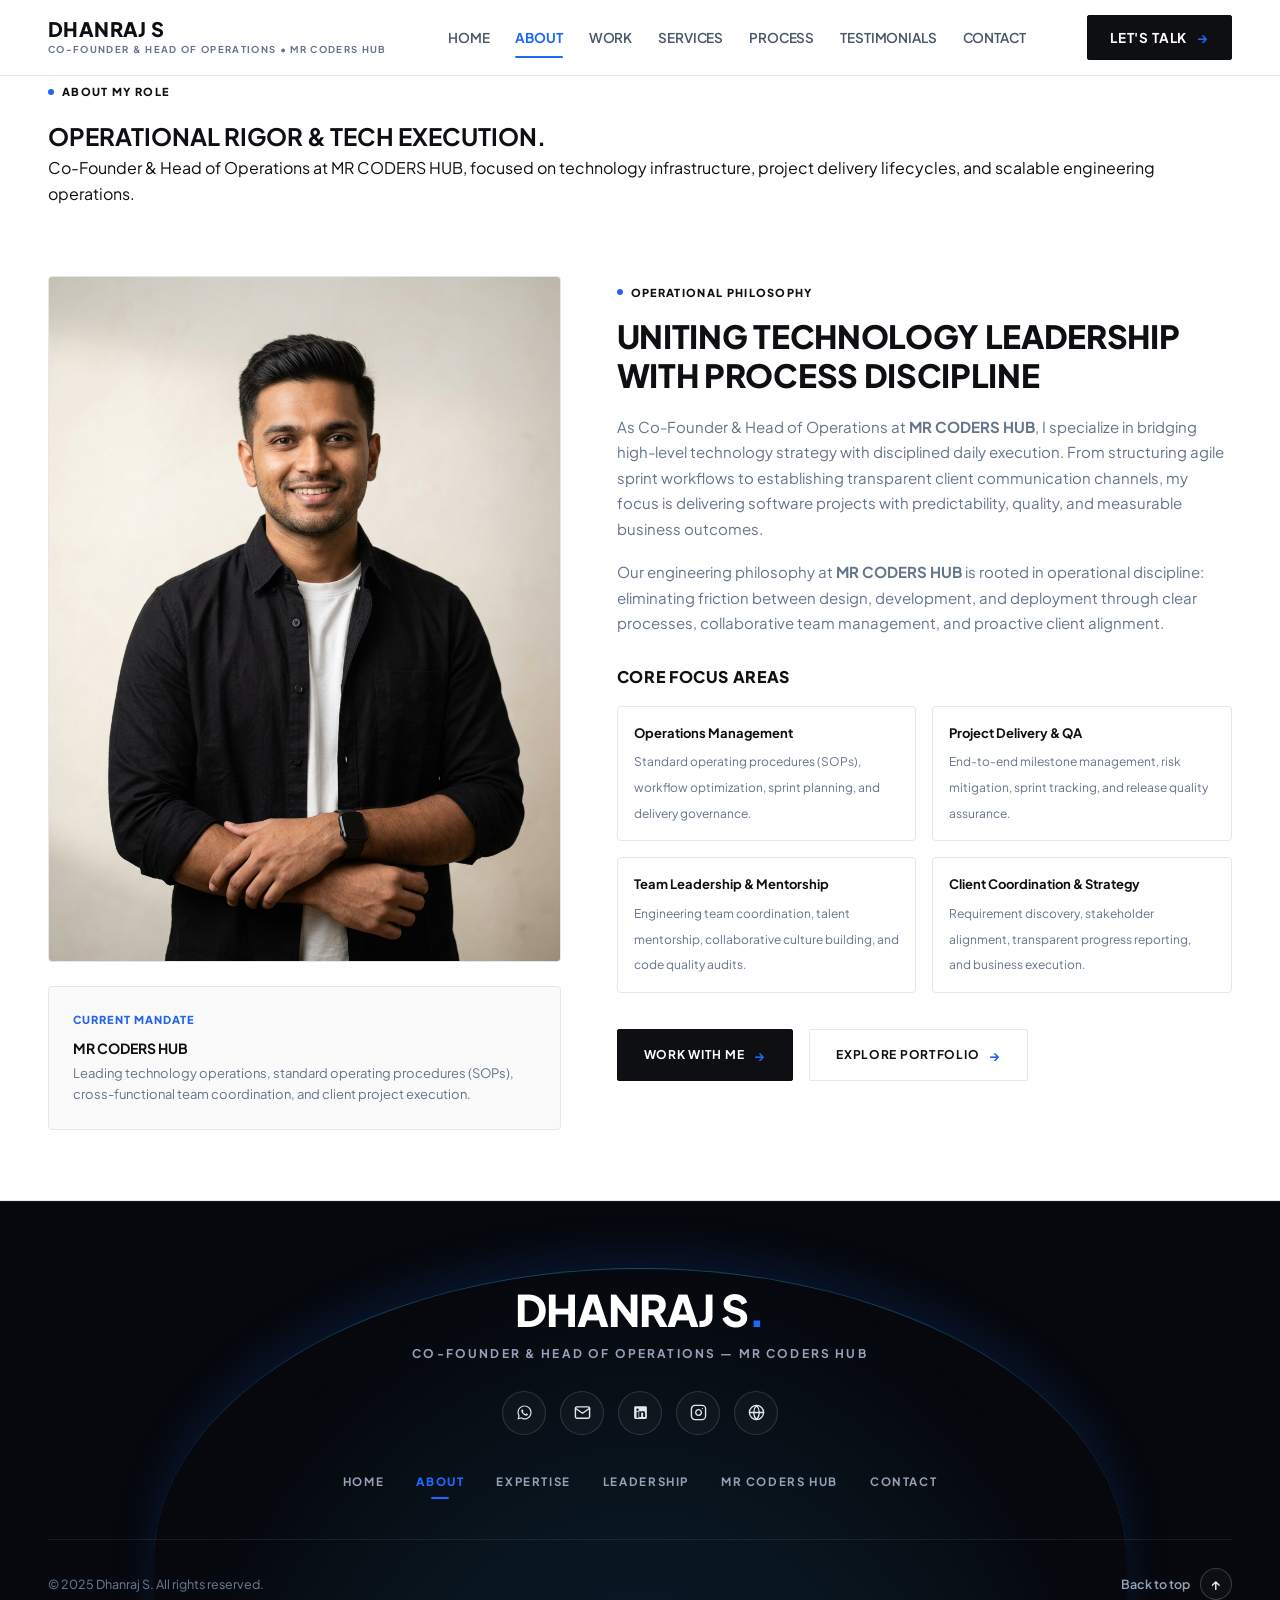
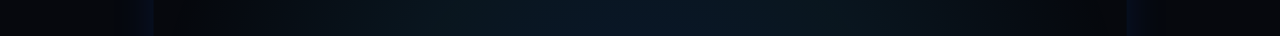
<file: about.html>
<!DOCTYPE html>
<html lang="en">

<head>
  <meta charset="UTF-8">
  <meta name="viewport" content="width=device-width, initial-scale=1.0">
  <title>About Dhanraj S — Co-Founder & Head of Operations, MR CODERS HUB</title>
  <meta name="description"
    content="Learn more about Dhanraj S, Co-Founder & Head of Operations at MR CODERS HUB, his leadership in technology operations, project delivery, and process engineering.">
  <!-- Favicon & App Icons -->
  <link rel="icon" type="image/svg+xml" href="assets/images/favicon.svg">
  <link rel="icon" type="image/png" sizes="32x32" href="assets/images/favicon-32x32.png">
  <link rel="icon" type="image/png" sizes="16x16" href="assets/images/favicon-16x16.png">
  <link rel="apple-touch-icon" sizes="180x180" href="assets/images/apple-touch-icon.png">
  <link rel="shortcut icon" href="favicon.ico">
  <link rel="manifest" href="site.webmanifest">
  <meta name="theme-color" content="#0A0B0D">
  <link rel="stylesheet" href="assets/css/styles.css">
</head>

<body>

  <!-- Header -->
  <header class="site-header">
    <div class="container header-container">
      <a href="index.html" class="brand-logo">
        <span class="brand-name">DHANRAJ S</span>
        <span class="brand-sub">CO-FOUNDER & HEAD OF OPERATIONS • MR CODERS HUB</span>
      </a>

      <nav class="main-nav" aria-label="Main Navigation">
        <a href="index.html" class="nav-link">HOME</a>
        <a href="about.html" class="nav-link active">ABOUT</a>
        <a href="work.html" class="nav-link">WORK</a>
        <a href="services.html" class="nav-link">SERVICES</a>
        <a href="process.html" class="nav-link">PROCESS</a>
        <a href="testimonials.html" class="nav-link">TESTIMONIALS</a>
        <a href="contact.html" class="nav-link">CONTACT</a>
      </nav>

      <div class="header-actions">
        <a href="contact.html" class="btn btn-black header-cta">
          LET'S TALK <span class="btn-arrow">→</span>
        </a>
        <button class="mobile-toggle" aria-label="Toggle navigation">
          <span></span><span></span><span></span>
        </button>
      </div>
    </div>

    <!-- Mobile Drawer -->
    <div class="mobile-drawer">
      <a href="index.html" class="nav-link">HOME</a>
      <a href="about.html" class="nav-link active">ABOUT</a>
      <a href="work.html" class="nav-link">WORK</a>
      <a href="services.html" class="nav-link">SERVICES</a>
      <a href="process.html" class="nav-link">PROCESS</a>
      <a href="testimonials.html" class="nav-link">TESTIMONIALS</a>
      <a href="contact.html" class="nav-link">CONTACT</a>
      <a href="contact.html" class="btn btn-black" style="margin-top: 12px; width: 100%;">
        LET'S TALK <span class="btn-arrow">→</span>
      </a>
    </div>
  </header>

  <!-- Page Hero -->
  <section class="page-hero">
    <div class="container">
      <div class="section-tag">ABOUT MY ROLE</div>
      <h1 class="page-hero-title">OPERATIONAL RIGOR & TECH EXECUTION.</h1>
      <p class="page-hero-subtitle">
        Co-Founder & Head of Operations at MR CODERS HUB, focused on technology infrastructure, project delivery
        lifecycles, and scalable engineering operations.
      </p>
    </div>
  </section>

  <!-- Detailed Story Section -->
  <section style="padding: 70px 0; background: #FFFFFF; border-bottom: 1px solid var(--border-light);">
    <div class="container" style="display: grid; grid-template-columns: 1fr 1.2fr; gap: 56px; align-items: flex-start;">
      <div>
        <div style="border: 1px solid var(--border-light); border-radius: var(--radius-sm); overflow: hidden;">
          <img src="assets/images/dhanraj_portrait.jpg" alt="Dhanraj S - Co-Founder & Head of Operations"
            style="width: 100%; height: auto;">
        </div>
        <div
          style="margin-top: 24px; padding: 24px; background: #FAFAFA; border: 1px solid var(--border-light); border-radius: var(--radius-sm);">
          <div
            style="font-size: 11px; font-weight: 800; letter-spacing: 0.1em; color: var(--accent-orange); text-transform: uppercase; margin-bottom: 8px;">
            CURRENT MANDATE</div>
          <div style="font-size: 14px; font-weight: 700; color: var(--text-main); margin-bottom: 4px;">MR CODERS HUB
          </div>
          <p style="font-size: 13px; color: var(--text-muted); line-height: 1.6;">Leading technology operations,
            standard operating procedures (SOPs), cross-functional team coordination, and client project execution.</p>
        </div>
      </div>

      <div>
        <div class="section-tag">OPERATIONAL PHILOSOPHY</div>
        <h2 style="font-size: 32px; font-weight: 900; letter-spacing: -0.01em; margin-bottom: 20px; line-height: 1.2;">
          UNITING TECHNOLOGY LEADERSHIP WITH PROCESS DISCIPLINE
        </h2>
        <p style="font-size: 15px; color: var(--text-muted); line-height: 1.7; margin-bottom: 18px;">
          As Co-Founder & Head of Operations at <strong>MR CODERS HUB</strong>, I specialize in bridging high-level
          technology strategy with disciplined daily execution. From structuring agile sprint workflows to establishing
          transparent client communication channels, my focus is delivering software projects with predictability,
          quality, and measurable business outcomes.
        </p>
        <p style="font-size: 15px; color: var(--text-muted); line-height: 1.7; margin-bottom: 28px;">
          Our engineering philosophy at <strong>MR CODERS HUB</strong> is rooted in operational discipline: eliminating
          friction between design, development, and deployment through clear processes, collaborative team management,
          and proactive client alignment.
        </p>

        <!-- Core Competencies Grid -->
        <h3
          style="font-size: 16px; font-weight: 900; letter-spacing: 0.04em; text-transform: uppercase; margin-bottom: 16px;">
          Core Focus Areas</h3>
        <div style="display: grid; grid-template-columns: 1fr 1fr; gap: 16px; margin-bottom: 36px;">
          <div
            style="padding: 16px; border: 1px solid var(--border-light); border-radius: var(--radius-sm); background: #FFFFFF;">
            <strong style="font-size: 13px; display: block; margin-bottom: 4px; color: var(--text-main);">Operations
              Management</strong>
            <span style="font-size: 12px; color: var(--text-muted);">Standard operating procedures (SOPs), workflow
              optimization, sprint planning, and delivery governance.</span>
          </div>
          <div
            style="padding: 16px; border: 1px solid var(--border-light); border-radius: var(--radius-sm); background: #FFFFFF;">
            <strong style="font-size: 13px; display: block; margin-bottom: 4px; color: var(--text-main);">Project
              Delivery & QA</strong>
            <span style="font-size: 12px; color: var(--text-muted);">End-to-end milestone management, risk mitigation,
              sprint tracking, and release quality assurance.</span>
          </div>
          <div
            style="padding: 16px; border: 1px solid var(--border-light); border-radius: var(--radius-sm); background: #FFFFFF;">
            <strong style="font-size: 13px; display: block; margin-bottom: 4px; color: var(--text-main);">Team
              Leadership & Mentorship</strong>
            <span style="font-size: 12px; color: var(--text-muted);">Engineering team coordination, talent mentorship,
              collaborative culture building, and code quality audits.</span>
          </div>
          <div
            style="padding: 16px; border: 1px solid var(--border-light); border-radius: var(--radius-sm); background: #FFFFFF;">
            <strong style="font-size: 13px; display: block; margin-bottom: 4px; color: var(--text-main);">Client
              Coordination & Strategy</strong>
            <span style="font-size: 12px; color: var(--text-muted);">Requirement discovery, stakeholder alignment,
              transparent progress reporting, and business execution.</span>
          </div>
        </div>

        <div style="display: flex; gap: 16px; flex-wrap: wrap;">
          <a href="contact.html" class="btn btn-black">WORK WITH ME <span class="btn-arrow">→</span></a>
          <a href="work.html" class="btn btn-outline">EXPLORE PORTFOLIO <span class="btn-arrow">→</span></a>
        </div>
      </div>
    </div>
  </section>

  <!-- ==========================================
       FOOTER: EXECUTIVE MINIMAL DARK COMPOSITION
       ========================================== -->
  <footer class="site-footer">
    <!-- Abstract Glowing Arc / Dome rising from center -->
    <div class="footer-arc-glow" aria-hidden="true">
      <div class="footer-arc-dome"></div>
    </div>

    <div class="container footer-container">
      <!-- Centered Main Content -->
      <div class="footer-main-content">
        <!-- Brand Name with Electric Blue Dot -->
        <h2 class="footer-brand-title">DHANRAJ S<span class="dot-blue">.</span></h2>

        <!-- Role Subtitle -->
        <p class="footer-role-subtitle">CO-FOUNDER &amp; HEAD OF OPERATIONS — MR CODERS HUB</p>

        <!-- Minimalist Circular Social Buttons Row -->
        <div class="footer-social-row">
          <a href="https://wa.me/919360739559" target="_blank" rel="noopener noreferrer" class="footer-social-circle whatsapp-circle" aria-label="WhatsApp">
            <svg width="17" height="17" viewBox="0 0 24 24" fill="currentColor">
              <path
                d="M12.04 2c-5.46 0-9.91 4.45-9.91 9.91 0 1.75.46 3.45 1.32 4.95L2.05 22l5.25-1.38c1.45.79 3.08 1.21 4.74 1.21 5.46 0 9.91-4.45 9.91-9.91 0-2.65-1.03-5.14-2.9-7.01A9.816 9.816 0 0 0 12.04 2m.01 1.67c2.2 0 4.26.86 5.82 2.42a8.225 8.225 0 0 1 2.41 5.83c0 4.54-3.7 8.24-8.24 8.24-1.48 0-2.93-.4-4.2-1.15l-.3-.18-3.12.82.83-3.04-.2-.31a8.196 8.196 0 0 1-1.26-4.38c0-4.54 3.7-8.24 8.24-8.24m4.52 11.66c-.19.53-1.11 1.04-1.54 1.08-.41.04-.92.05-2.73-.7-2.32-.96-3.8-3.32-3.92-3.47-.11-.15-.94-1.25-.94-2.38 0-1.14.6-1.7.81-1.93.21-.23.46-.29.62-.29.15 0 .31 0 .44.01.14.01.33-.05.51.39.19.46.65 1.6.71 1.72.06.12.1.26.02.42-.08.15-.12.25-.24.39-.12.14-.25.31-.36.42-.12.12-.24.25-.1.49.14.24.63 1.04 1.35 1.68.93.83 1.71 1.09 1.95 1.21.24.12.38.1.52-.06.14-.17.6-.7.76-.94.16-.24.32-.2.53-.12.21.08 1.34.63 1.57.75.23.11.38.17.44.27.05.09.05.54-.14 1.07z" />
            </svg>
          </a>
          <a href="mailto:dhanraj@mrcodershub.com" class="footer-social-circle" aria-label="Email Dhanraj">
            <svg width="17" height="17" viewBox="0 0 24 24" fill="none" stroke="currentColor" stroke-width="2" stroke-linecap="round" stroke-linejoin="round">
              <path d="M4 4h16c1.1 0 2 .9 2 2v12c0 1.1-.9 2-2 2H4c-1.1 0-2-.9-2-2V6c0-1.1.9-2 2-2z"></path>
              <polyline points="22,6 12,13 2,6"></polyline>
            </svg>
          </a>
          <a href="https://www.linkedin.com/in/dhanraj-s-287618298?utm_source=share_via&amp;utm_content=profile&amp;utm_medium=member_android"
             target="_blank" rel="noopener noreferrer" class="footer-social-circle" aria-label="LinkedIn">
            <svg width="17" height="17" viewBox="0 0 24 24" fill="currentColor">
              <path d="M19 3a2 2 0 0 1 2 2v14a2 2 0 0 1-2 2H5a2 2 0 0 1-2-2V5a2 2 0 0 1 2-2h14m-.5 15.5v-5.3a3.26 3.26 0 0 0-3.26-3.26c-.85 0-1.84.52-2.28 1.3v-1.11h-2.79v8.37h2.79v-4.93c0-.77.62-1.4 1.39-1.4a1.4 1.4 0 0 1 1.4 1.4v4.93h2.75M6.46 10.9v8.37H9.2V10.9H6.46M7.83 6.45c-.96 0-1.74.78-1.74 1.74s.78 1.74 1.74 1.74 1.74-.78 1.74-1.74-.78-1.74-1.74-1.74Z"/>
            </svg>
          </a>
          <a href="https://www.instagram.com/__dj.dhanraj__?igsi=MWIxNXI2cmJrbnBlaQ=="
             target="_blank" rel="noopener noreferrer" class="footer-social-circle" aria-label="Instagram">
            <svg width="17" height="17" viewBox="0 0 24 24" fill="none" stroke="currentColor" stroke-width="1.9" stroke-linecap="round" stroke-linejoin="round">
              <rect x="2" y="2" width="20" height="20" rx="5" ry="5"></rect>
              <path d="M16 11.37A4 4 0 1 1 12.63 8 4 4 0 0 1 16 11.37z"></path>
              <line x1="17.5" y1="6.5" x2="17.51" y2="6.5"></line>
            </svg>
          </a>
          <a href="https://mrcodershub.com"
             target="_blank" rel="noopener noreferrer" class="footer-social-circle" aria-label="MR CODERS HUB Website">
            <svg width="17" height="17" viewBox="0 0 24 24" fill="none" stroke="currentColor" stroke-width="1.9" stroke-linecap="round" stroke-linejoin="round">
              <circle cx="12" cy="12" r="10"></circle>
              <line x1="2" y1="12" x2="22" y2="12"></line>
              <path d="M12 2a15.3 15.3 0 0 1 4 10 15.3 15.3 0 0 1-4 10 15.3 15.3 0 0 1-4-10 15.3 15.3 0 0 1 4-10z"></path>
            </svg>
          </a>
        </div>

        <!-- Centered Horizontal Navigation Row -->
        <nav class="footer-nav" aria-label="Footer Navigation">
          <a href="index.html#home" class="footer-nav-link">HOME</a>
          <a href="about.html" class="footer-nav-link active">ABOUT</a>
          <a href="index.html#expertise" class="footer-nav-link">EXPERTISE</a>
          <a href="index.html#leadership" class="footer-nav-link">LEADERSHIP</a>
          <a href="index.html#mrcodershub" class="footer-nav-link">MR CODERS HUB</a>
          <a href="contact.html" class="footer-nav-link">CONTACT</a>
        </nav>
      </div>

      <!-- Thin Horizontal Divider -->
      <div class="footer-divider" aria-hidden="true"></div>

      <!-- Bottom Row: Copyright & Back to Top -->
      <div class="footer-bottom-row">
        <p class="footer-copyright-text">© 2025 Dhanraj S. All rights reserved.</p>
        <a href="#about-top" class="footer-back-to-top" aria-label="Back to top">
          <span>Back to top</span>
          <span class="back-to-top-circle" aria-hidden="true">↑</span>
        </a>
      </div>
    </div>
  </footer>

  <script src="assets/js/main.js"></script>
</body>

</html>
</file>
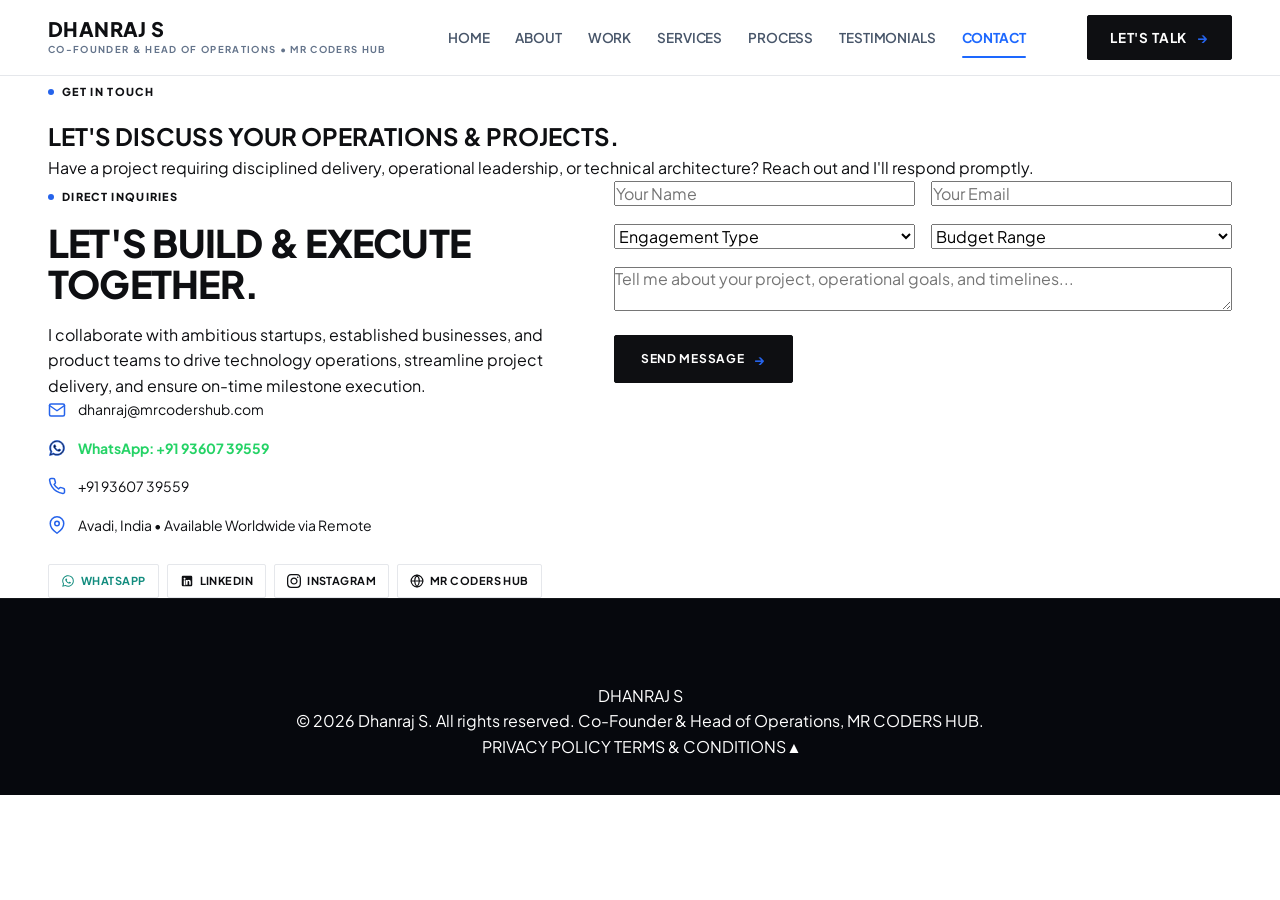
<file: contact.html>
<!DOCTYPE html>
<html lang="en">
<head>
  <meta charset="UTF-8">
  <meta name="viewport" content="width=device-width, initial-scale=1.0">
  <title>Contact & Inquiries — Dhanraj S | Co-Founder & Head of Operations, MR CODERS HUB</title>
  <meta name="description" content="Get in touch with Dhanraj S, Co-Founder & Head of Operations at MR CODERS HUB, for technology operations, project delivery management, and business execution.">
  <!-- Favicon & App Icons -->
  <link rel="icon" type="image/svg+xml" href="assets/images/favicon.svg">
  <link rel="icon" type="image/png" sizes="32x32" href="assets/images/favicon-32x32.png">
  <link rel="icon" type="image/png" sizes="16x16" href="assets/images/favicon-16x16.png">
  <link rel="apple-touch-icon" sizes="180x180" href="assets/images/apple-touch-icon.png">
  <link rel="shortcut icon" href="favicon.ico">
  <link rel="manifest" href="site.webmanifest">
  <meta name="theme-color" content="#0A0B0D">
  <link rel="stylesheet" href="assets/css/styles.css">
</head>
<body>

  <!-- Header -->
  <header class="site-header">
    <div class="container header-container">
      <a href="index.html" class="brand-logo">
        <span class="brand-name">DHANRAJ S</span>
        <span class="brand-sub">CO-FOUNDER & HEAD OF OPERATIONS • MR CODERS HUB</span>
      </a>

      <nav class="main-nav" aria-label="Main Navigation">
        <a href="index.html" class="nav-link">HOME</a>
        <a href="about.html" class="nav-link">ABOUT</a>
        <a href="work.html" class="nav-link">WORK</a>
        <a href="services.html" class="nav-link">SERVICES</a>
        <a href="process.html" class="nav-link">PROCESS</a>
        <a href="testimonials.html" class="nav-link">TESTIMONIALS</a>
        <a href="contact.html" class="nav-link active">CONTACT</a>
      </nav>

      <div class="header-actions">
        <a href="contact.html" class="btn btn-black header-cta">
          LET'S TALK <span class="btn-arrow">→</span>
        </a>
        <button class="mobile-toggle" aria-label="Toggle navigation">
          <span></span><span></span><span></span>
        </button>
      </div>
    </div>

    <!-- Mobile Drawer -->
    <div class="mobile-drawer">
      <a href="index.html" class="nav-link">HOME</a>
      <a href="about.html" class="nav-link">ABOUT</a>
      <a href="work.html" class="nav-link">WORK</a>
      <a href="services.html" class="nav-link">SERVICES</a>
      <a href="process.html" class="nav-link">PROCESS</a>
      <a href="testimonials.html" class="nav-link">TESTIMONIALS</a>
      <a href="contact.html" class="nav-link active">CONTACT</a>
    </div>
  </header>

  <!-- Page Hero -->
  <section class="page-hero">
    <div class="container">
      <div class="section-tag">GET IN TOUCH</div>
      <h1 class="page-hero-title">LET'S DISCUSS YOUR OPERATIONS & PROJECTS.</h1>
      <p class="page-hero-subtitle">
        Have a project requiring disciplined delivery, operational leadership, or technical architecture? Reach out and I'll respond promptly.
      </p>
    </div>
  </section>

  <!-- Contact Form Section -->
  <section class="contact-section">
    <div class="container contact-grid">
      <div class="contact-left">
        <div class="section-tag">DIRECT INQUIRIES</div>
        <h2 class="contact-heading">LET'S BUILD & EXECUTE TOGETHER.</h2>
        <p class="contact-subtext">
          I collaborate with ambitious startups, established businesses, and product teams to drive technology operations, streamline project delivery, and ensure on-time milestone execution.
        </p>

        <div class="contact-info-list">
          <div class="contact-info-item">
            <svg class="contact-info-icon" viewBox="0 0 24 24" fill="none" stroke="currentColor" stroke-width="2" stroke-linecap="round" stroke-linejoin="round">
              <path d="M4 4h16c1.1 0 2 .9 2 2v12c0 1.1-.9 2-2 2H4c-1.1 0-2-.9-2-2V6c0-1.1.9-2 2-2z"></path>
              <polyline points="22,6 12,13 2,6"></polyline>
            </svg>
            <a href="mailto:dhanraj@mrcodershub.com">dhanraj@mrcodershub.com</a>
          </div>
          <div class="contact-info-item">
            <svg class="contact-info-icon" viewBox="0 0 24 24" fill="currentColor">
              <path d="M12.04 2c-5.46 0-9.91 4.45-9.91 9.91 0 1.75.46 3.45 1.32 4.95L2.05 22l5.25-1.38c1.45.79 3.08 1.21 4.74 1.21 5.46 0 9.91-4.45 9.91-9.91 0-2.65-1.03-5.14-2.9-7.01A9.816 9.816 0 0 0 12.04 2m.01 1.67c2.2 0 4.26.86 5.82 2.42a8.225 8.225 0 0 1 2.41 5.83c0 4.54-3.7 8.24-8.24 8.24-1.48 0-2.93-.4-4.2-1.15l-.3-.18-3.12.82.83-3.04-.2-.31a8.196 8.196 0 0 1-1.26-4.38c0-4.54 3.7-8.24 8.24-8.24m4.52 11.66c-.19.53-1.11 1.04-1.54 1.08-.41.04-.92.05-2.73-.7-2.32-.96-3.8-3.32-3.92-3.47-.11-.15-.94-1.25-.94-2.38 0-1.14.6-1.7.81-1.93.21-.23.46-.29.62-.29.15 0 .31 0 .44.01.14.01.33-.05.51.39.19.46.65 1.6.71 1.72.06.12.1.26.02.42-.08.15-.12.25-.24.39-.12.14-.25.31-.36.42-.12.12-.24.25-.1.49.14.24.63 1.04 1.35 1.68.93.83 1.71 1.09 1.95 1.21.24.12.38.1.52-.06.14-.17.6-.7.76-.94.16-.24.32-.2.53-.12.21.08 1.34.63 1.57.75.23.11.38.17.44.27.05.09.05.54-.14 1.07z"/>
            </svg>
            <a href="https://wa.me/919360739559" target="_blank" rel="noopener noreferrer" style="color: #25D366; font-weight: 700;">WhatsApp: +91 93607 39559</a>
          </div>
          <div class="contact-info-item">
            <svg class="contact-info-icon" viewBox="0 0 24 24" fill="none" stroke="currentColor" stroke-width="2" stroke-linecap="round" stroke-linejoin="round">
              <path d="M22 16.92v3a2 2 0 0 1-2.18 2 19.79 19.79 0 0 1-8.63-3.07 19.5 19.5 0 0 1-6-6 19.79 19.79 0 0 1-3.07-8.67A2 2 0 0 1 4.11 2h3a2 2 0 0 1 2 1.72 12.84 12.84 0 0 0 .7 2.81 2 2 0 0 1-.45 2.11L8.09 9.91a16 16 0 0 0 6 6l1.27-1.27a2 2 0 0 1 2.11-.45 12.84 12.84 0 0 0 2.81.7A2 2 0 0 1 22 16.92z"></path>
            </svg>
            <a href="tel:+919360739559">+91 93607 39559</a>
          </div>
          <div class="contact-info-item">
            <svg class="contact-info-icon" viewBox="0 0 24 24" fill="none" stroke="currentColor" stroke-width="2" stroke-linecap="round" stroke-linejoin="round">
              <path d="M21 10c0 7-9 13-9 13s-9-6-9-13a9 9 0 0 1 18 0z"></path>
              <circle cx="12" cy="10" r="3"></circle>
            </svg>
            <span>Avadi, India • Available Worldwide via Remote</span>
          </div>
        </div>

        <div class="social-links">
          <a href="https://wa.me/919360739559" target="_blank" rel="noopener noreferrer" class="social-btn whatsapp-btn" aria-label="WhatsApp">
            <svg width="14" height="14" viewBox="0 0 24 24" fill="currentColor" aria-hidden="true"
              style="vertical-align: -2px; margin-right: 6px;">
              <path
                d="M12.04 2c-5.46 0-9.91 4.45-9.91 9.91 0 1.75.46 3.45 1.32 4.95L2.05 22l5.25-1.38c1.45.79 3.08 1.21 4.74 1.21 5.46 0 9.91-4.45 9.91-9.91 0-2.65-1.03-5.14-2.9-7.01A9.816 9.816 0 0 0 12.04 2m.01 1.67c2.2 0 4.26.86 5.82 2.42a8.225 8.225 0 0 1 2.41 5.83c0 4.54-3.7 8.24-8.24 8.24-1.48 0-2.93-.4-4.2-1.15l-.3-.18-3.12.82.83-3.04-.2-.31a8.196 8.196 0 0 1-1.26-4.38c0-4.54 3.7-8.24 8.24-8.24m4.52 11.66c-.19.53-1.11 1.04-1.54 1.08-.41.04-.92.05-2.73-.7-2.32-.96-3.8-3.32-3.92-3.47-.11-.15-.94-1.25-.94-2.38 0-1.14.6-1.7.81-1.93.21-.23.46-.29.62-.29.15 0 .31 0 .44.01.14.01.33-.05.51.39.19.46.65 1.6.71 1.72.06.12.1.26.02.42-.08.15-.12.25-.24.39-.12.14-.25.31-.36.42-.12.12-.24.25-.1.49.14.24.63 1.04 1.35 1.68.93.83 1.71 1.09 1.95 1.21.24.12.38.1.52-.06.14-.17.6-.7.76-.94.16-.24.32-.2.53-.12.21.08 1.34.63 1.57.75.23.11.38.17.44.27.05.09.05.54-.14 1.07z" />
            </svg>WHATSAPP
          </a>
          <a href="https://www.linkedin.com/in/dhanraj-s-287618298?utm_source=share_via&amp;utm_content=profile&amp;utm_medium=member_android"
            target="_blank" rel="noopener noreferrer" class="social-btn" aria-label="LinkedIn">
            <svg width="14" height="14" viewBox="0 0 24 24" fill="currentColor" aria-hidden="true"
              style="vertical-align: -2px; margin-right: 6px;">
              <path
                d="M19 3a2 2 0 0 1 2 2v14a2 2 0 0 1-2 2H5a2 2 0 0 1-2-2V5a2 2 0 0 1 2-2h14m-.5 15.5v-5.3a3.26 3.26 0 0 0-3.26-3.26c-.85 0-1.84.52-2.28 1.3v-1.11h-2.79v8.37h2.79v-4.93c0-.77.62-1.4 1.39-1.4a1.4 1.4 0 0 1 1.4 1.4v4.93h2.75M6.46 10.9v8.37H9.2V10.9H6.46M7.83 6.64c-.9 0-1.63.73-1.63 1.63 0 .9.73 1.63 1.63 1.63.9 0 1.63-.73 1.63-1.63 0-.9-.73-1.63-1.63-1.63Z" />
            </svg>LINKEDIN
          </a>
          <a href="https://www.instagram.com/__dj.dhanraj__?igsi=MWIxNXI2cmJrbnBlaQ==" target="_blank"
            rel="noopener noreferrer" class="social-btn" aria-label="Instagram">
            <svg width="14" height="14" viewBox="0 0 24 24" fill="currentColor" aria-hidden="true"
              style="vertical-align: -2px; margin-right: 6px;">
              <path
                d="M12 2.163c3.204 0 3.584.012 4.85.07 3.252.148 4.771 1.691 4.919 4.919.058 1.265.069 1.645.069 4.849 0 3.205-.012 3.584-.069 4.849-.149 3.225-1.664 4.771-4.919 4.919-1.266.058-1.644.07-4.85.07-3.204 0-3.584-.012-4.849-.07-3.26-.149-4.771-1.699-4.919-4.92-.058-1.265-.07-1.644-.07-4.849 0-3.204.013-3.583.07-4.849.149-3.227 1.664-4.771 4.919-4.919 1.266-.057 1.645-.069 4.849-.069zm0-2.163c-3.259 0-3.667.014-4.947.072-4.358.2-6.78 2.618-6.98 6.98-.059 1.281-.073 1.689-.073 4.948 0 3.259.014 3.668.072 4.948.2 4.358 2.618 6.78 6.98 6.98 1.281.058 1.689.072 4.948.072 3.259 0 3.668-.014 4.948-.072 4.354-.2 6.782-2.618 6.979-6.98.059-1.28.073-1.689.073-4.948 0-3.259-.014-3.667-.072-4.947-.196-4.354-2.617-6.78-6.979-6.98-1.281-.059-1.69-.073-4.949-.073zm0 5.838c-3.403 0-6.162 2.759-6.162 6.162s2.759 6.163 6.162 6.163 6.162-2.759 6.162-6.163c0-3.403-2.759-6.162-6.162-6.162zm0 10.162c-2.209 0-4-1.79-4-4 0-2.209 1.791-4 4-4s4 1.791 4 4c0 2.21-1.791 4-4 4zm6.406-11.845c-.796 0-1.441.645-1.441 1.44s.645 1.44 1.441 1.44c.795 0 1.439-.645 1.439-1.44s-.644-1.44-1.439-1.44z" />
            </svg>INSTAGRAM
          </a>
          <a href="https://mrcodershub.com" target="_blank" rel="noopener noreferrer" class="social-btn"
            aria-label="MR Coders Hub">
            <svg width="14" height="14" viewBox="0 0 24 24" fill="none" stroke="currentColor" stroke-width="2"
              stroke-linecap="round" stroke-linejoin="round" aria-hidden="true"
              style="vertical-align: -2px; margin-right: 6px;">
              <circle cx="12" cy="12" r="10"></circle>
              <line x1="2" y1="12" x2="22" y2="12"></line>
              <path d="M12 2a15.3 15.3 0 0 1 4 10 15.3 15.3 0 0 1-4 10 15.3 15.3 0 0 1-4-10 15.3 15.3 0 0 1 4-10z">
              </path>
            </svg>MR CODERS HUB
          </a>
        </div>
      </div>

      <div class="contact-right">
        <form id="portfolioContactForm" class="contact-form">
          <div class="form-row">
            <input type="text" class="form-control" placeholder="Your Name" required>
            <input type="email" class="form-control" placeholder="Your Email" required>
          </div>
          <div class="form-row">
            <select class="form-control" required>
              <option value="" disabled selected>Engagement Type</option>
              <option value="operations">Operations Leadership & Advisory</option>
              <option value="delivery">Project Delivery & Execution</option>
              <option value="consulting">Technology Consulting</option>
              <option value="process">Team & Process Building</option>
              <option value="other">Other Inquiry</option>
            </select>
            <select class="form-control" required>
              <option value="" disabled selected>Budget Range</option>
              <option value="1k-3k">$1,000 – $3,000</option>
              <option value="3k-5k">$3,000 – $5,000</option>
              <option value="5k-10k">$5,000 – $10,000</option>
              <option value="10k+">$10,000+</option>
            </select>
          </div>
          <textarea class="form-control" placeholder="Tell me about your project, operational goals, and timelines..." required></textarea>
          <button type="submit" class="btn btn-black form-submit-btn">
            SEND MESSAGE <span class="btn-arrow">→</span>
          </button>
        </form>
      </div>
    </div>
  </section>

  <!-- Footer -->
  <footer class="site-footer">
    <div class="container footer-container">
      <div class="footer-brand">DHANRAJ S</div>
      <div class="footer-copyright">
        © 2026 Dhanraj S. All rights reserved. Co-Founder & Head of Operations, MR CODERS HUB.
      </div>
      <div class="footer-links">
        <a href="#" class="footer-link">PRIVACY POLICY</a>
        <a href="#" class="footer-link">TERMS & CONDITIONS</a>
        <a href="#" class="scroll-top-btn" aria-label="Scroll to top"><span style="font-size: 12px;">▲</span></a>
      </div>
    </div>
  </footer>

  <script src="assets/js/main.js"></script>
</body>
</html>
</file>
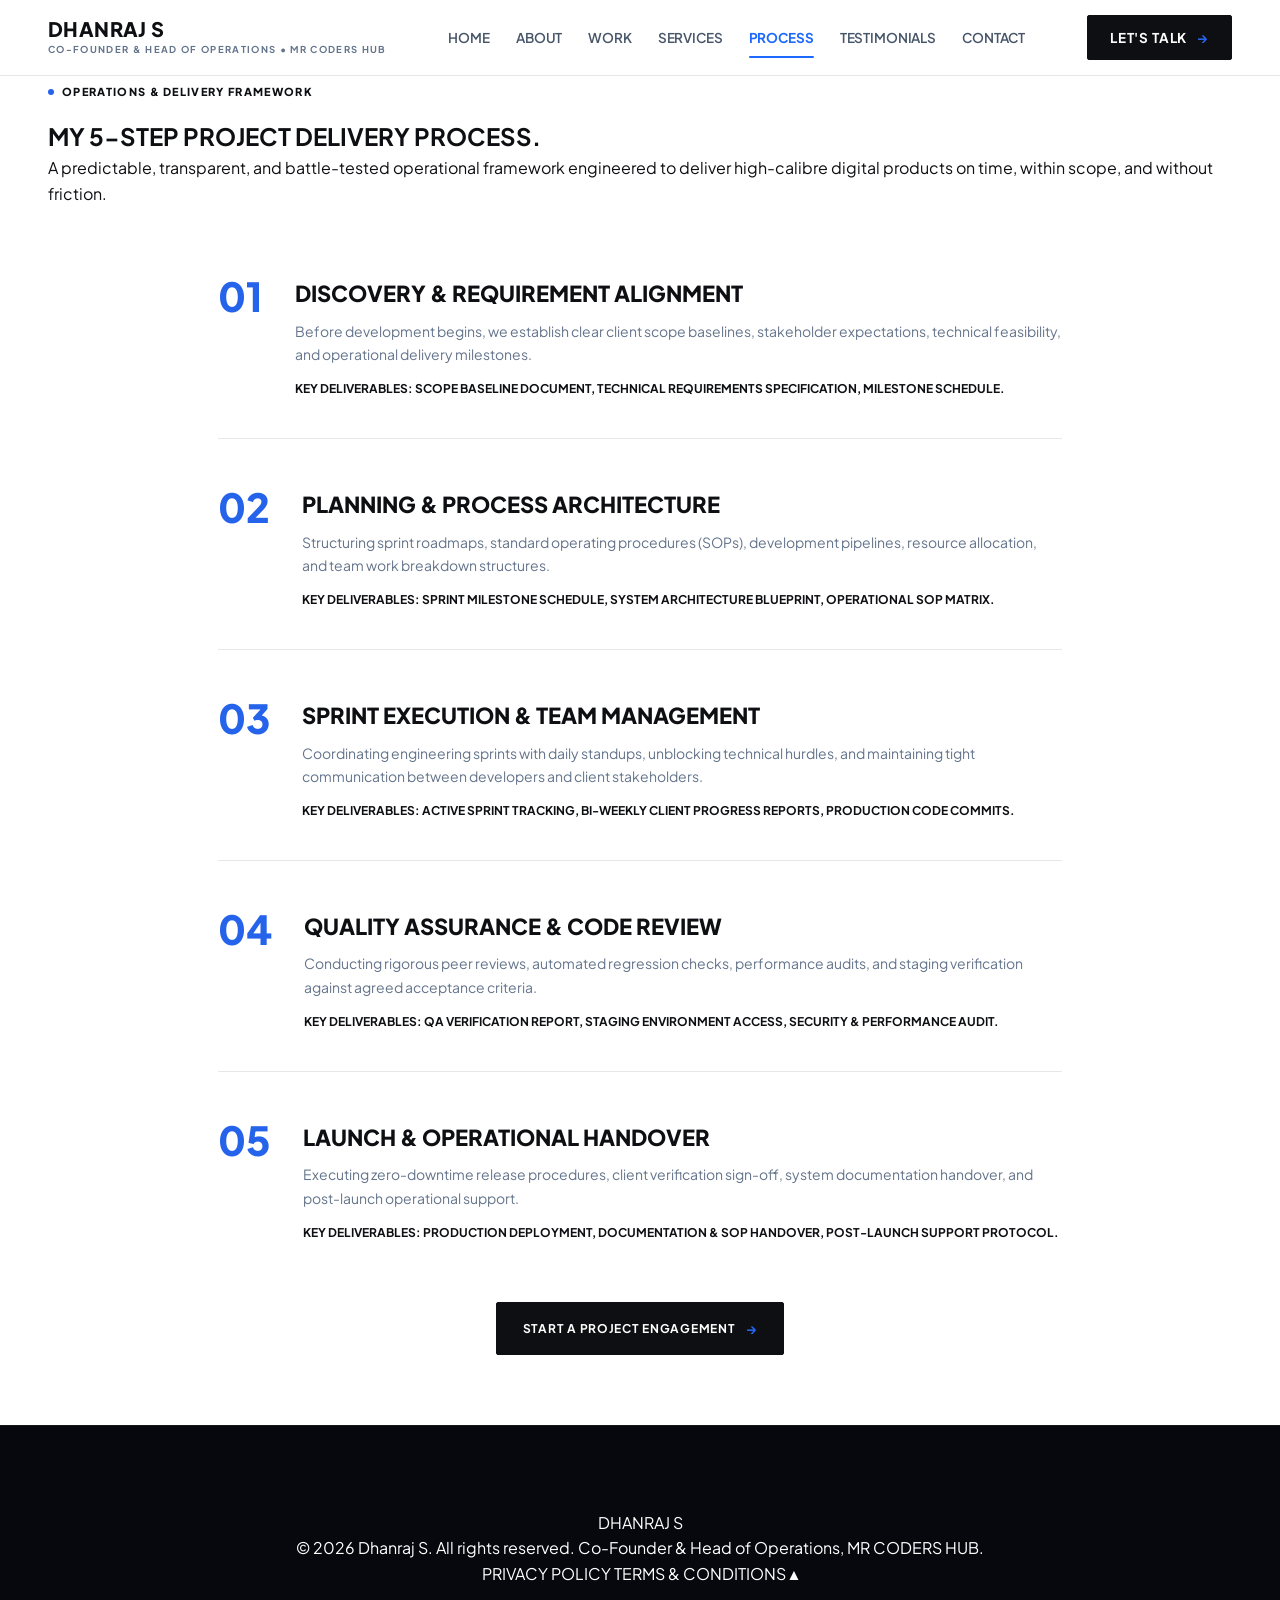
<file: process.html>
<!DOCTYPE html>
<html lang="en">
<head>
  <meta charset="UTF-8">
  <meta name="viewport" content="width=device-width, initial-scale=1.0">
  <title>Delivery & Operations Process — Dhanraj S | Co-Founder & Head of Operations, MR CODERS HUB</title>
  <meta name="description" content="Explore Dhanraj S's 5-step technology operations, project delivery lifecycle, and standard operating procedure framework at MR CODERS HUB.">
  <!-- Favicon & App Icons -->
  <link rel="icon" type="image/svg+xml" href="assets/images/favicon.svg">
  <link rel="icon" type="image/png" sizes="32x32" href="assets/images/favicon-32x32.png">
  <link rel="icon" type="image/png" sizes="16x16" href="assets/images/favicon-16x16.png">
  <link rel="apple-touch-icon" sizes="180x180" href="assets/images/apple-touch-icon.png">
  <link rel="shortcut icon" href="favicon.ico">
  <link rel="manifest" href="site.webmanifest">
  <meta name="theme-color" content="#0A0B0D">
  <link rel="stylesheet" href="assets/css/styles.css">
</head>
<body>

  <!-- Header -->
  <header class="site-header">
    <div class="container header-container">
      <a href="index.html" class="brand-logo">
        <span class="brand-name">DHANRAJ S</span>
        <span class="brand-sub">CO-FOUNDER & HEAD OF OPERATIONS • MR CODERS HUB</span>
      </a>

      <nav class="main-nav" aria-label="Main Navigation">
        <a href="index.html" class="nav-link">HOME</a>
        <a href="about.html" class="nav-link">ABOUT</a>
        <a href="work.html" class="nav-link">WORK</a>
        <a href="services.html" class="nav-link">SERVICES</a>
        <a href="process.html" class="nav-link active">PROCESS</a>
        <a href="testimonials.html" class="nav-link">TESTIMONIALS</a>
        <a href="contact.html" class="nav-link">CONTACT</a>
      </nav>

      <div class="header-actions">
        <a href="contact.html" class="btn btn-black header-cta">
          LET'S TALK <span class="btn-arrow">→</span>
        </a>
        <button class="mobile-toggle" aria-label="Toggle navigation">
          <span></span><span></span><span></span>
        </button>
      </div>
    </div>

    <!-- Mobile Drawer -->
    <div class="mobile-drawer">
      <a href="index.html" class="nav-link">HOME</a>
      <a href="about.html" class="nav-link">ABOUT</a>
      <a href="work.html" class="nav-link">WORK</a>
      <a href="services.html" class="nav-link">SERVICES</a>
      <a href="process.html" class="nav-link active">PROCESS</a>
      <a href="testimonials.html" class="nav-link">TESTIMONIALS</a>
      <a href="contact.html" class="nav-link">CONTACT</a>
    </div>
  </header>

  <!-- Page Hero -->
  <section class="page-hero">
    <div class="container">
      <div class="section-tag">OPERATIONS & DELIVERY FRAMEWORK</div>
      <h1 class="page-hero-title">MY 5-STEP PROJECT DELIVERY PROCESS.</h1>
      <p class="page-hero-subtitle">
        A predictable, transparent, and battle-tested operational framework engineered to deliver high-calibre digital products on time, within scope, and without friction.
      </p>
    </div>
  </section>

  <!-- Process Steps Breakdown -->
  <section style="padding: 70px 0; background: #FFFFFF;">
    <div class="container" style="max-width: 900px;">
      <div style="display: flex; flex-direction: column; gap: 48px;">
        
        <!-- Step 1 -->
        <div style="display: flex; gap: 32px; align-items: flex-start; padding-bottom: 40px; border-bottom: 1px solid var(--border-light);">
          <div style="font-size: 40px; font-weight: 900; color: var(--accent-orange); line-height: 1;">01</div>
          <div>
            <h2 style="font-size: 22px; font-weight: 900; text-transform: uppercase; margin-bottom: 8px;">DISCOVERY & REQUIREMENT ALIGNMENT</h2>
            <p style="font-size: 14px; color: var(--text-muted); line-height: 1.7; margin-bottom: 12px;">
              Before development begins, we establish clear client scope baselines, stakeholder expectations, technical feasibility, and operational delivery milestones.
            </p>
            <div style="font-size: 12px; font-weight: 700; color: var(--text-main); text-transform: uppercase;">Key Deliverables: Scope Baseline Document, Technical Requirements Specification, Milestone Schedule.</div>
          </div>
        </div>

        <!-- Step 2 -->
        <div style="display: flex; gap: 32px; align-items: flex-start; padding-bottom: 40px; border-bottom: 1px solid var(--border-light);">
          <div style="font-size: 40px; font-weight: 900; color: var(--accent-orange); line-height: 1;">02</div>
          <div>
            <h2 style="font-size: 22px; font-weight: 900; text-transform: uppercase; margin-bottom: 8px;">PLANNING & PROCESS ARCHITECTURE</h2>
            <p style="font-size: 14px; color: var(--text-muted); line-height: 1.7; margin-bottom: 12px;">
              Structuring sprint roadmaps, standard operating procedures (SOPs), development pipelines, resource allocation, and team work breakdown structures.
            </p>
            <div style="font-size: 12px; font-weight: 700; color: var(--text-main); text-transform: uppercase;">Key Deliverables: Sprint Milestone Schedule, System Architecture Blueprint, Operational SOP Matrix.</div>
          </div>
        </div>

        <!-- Step 3 -->
        <div style="display: flex; gap: 32px; align-items: flex-start; padding-bottom: 40px; border-bottom: 1px solid var(--border-light);">
          <div style="font-size: 40px; font-weight: 900; color: var(--accent-orange); line-height: 1;">03</div>
          <div>
            <h2 style="font-size: 22px; font-weight: 900; text-transform: uppercase; margin-bottom: 8px;">SPRINT EXECUTION & TEAM MANAGEMENT</h2>
            <p style="font-size: 14px; color: var(--text-muted); line-height: 1.7; margin-bottom: 12px;">
              Coordinating engineering sprints with daily standups, unblocking technical hurdles, and maintaining tight communication between developers and client stakeholders.
            </p>
            <div style="font-size: 12px; font-weight: 700; color: var(--text-main); text-transform: uppercase;">Key Deliverables: Active Sprint Tracking, Bi-Weekly Client Progress Reports, Production Code Commits.</div>
          </div>
        </div>

        <!-- Step 4 -->
        <div style="display: flex; gap: 32px; align-items: flex-start; padding-bottom: 40px; border-bottom: 1px solid var(--border-light);">
          <div style="font-size: 40px; font-weight: 900; color: var(--accent-orange); line-height: 1;">04</div>
          <div>
            <h2 style="font-size: 22px; font-weight: 900; text-transform: uppercase; margin-bottom: 8px;">QUALITY ASSURANCE & CODE REVIEW</h2>
            <p style="font-size: 14px; color: var(--text-muted); line-height: 1.7; margin-bottom: 12px;">
              Conducting rigorous peer reviews, automated regression checks, performance audits, and staging verification against agreed acceptance criteria.
            </p>
            <div style="font-size: 12px; font-weight: 700; color: var(--text-main); text-transform: uppercase;">Key Deliverables: QA Verification Report, Staging Environment Access, Security & Performance Audit.</div>
          </div>
        </div>

        <!-- Step 5 -->
        <div style="display: flex; gap: 32px; align-items: flex-start;">
          <div style="font-size: 40px; font-weight: 900; color: var(--accent-orange); line-height: 1;">05</div>
          <div>
            <h2 style="font-size: 22px; font-weight: 900; text-transform: uppercase; margin-bottom: 8px;">LAUNCH & OPERATIONAL HANDOVER</h2>
            <p style="font-size: 14px; color: var(--text-muted); line-height: 1.7; margin-bottom: 12px;">
              Executing zero-downtime release procedures, client verification sign-off, system documentation handover, and post-launch operational support.
            </p>
            <div style="font-size: 12px; font-weight: 700; color: var(--text-main); text-transform: uppercase;">Key Deliverables: Production Deployment, Documentation & SOP Handover, Post-Launch Support Protocol.</div>
          </div>
        </div>

      </div>

      <div style="margin-top: 60px; text-align: center;">
        <a href="contact.html" class="btn btn-black">START A PROJECT ENGAGEMENT <span class="btn-arrow">→</span></a>
      </div>
    </div>
  </section>

  <!-- Footer -->
  <footer class="site-footer">
    <div class="container footer-container">
      <div class="footer-brand">DHANRAJ S</div>
      <div class="footer-copyright">
        © 2026 Dhanraj S. All rights reserved. Co-Founder & Head of Operations, MR CODERS HUB.
      </div>
      <div class="footer-links">
        <a href="#" class="footer-link">PRIVACY POLICY</a>
        <a href="#" class="footer-link">TERMS & CONDITIONS</a>
        <a href="#" class="scroll-top-btn" aria-label="Scroll to top"><span style="font-size: 12px;">▲</span></a>
      </div>
    </div>
  </footer>

  <script src="assets/js/main.js"></script>
</body>
</html>
</file>
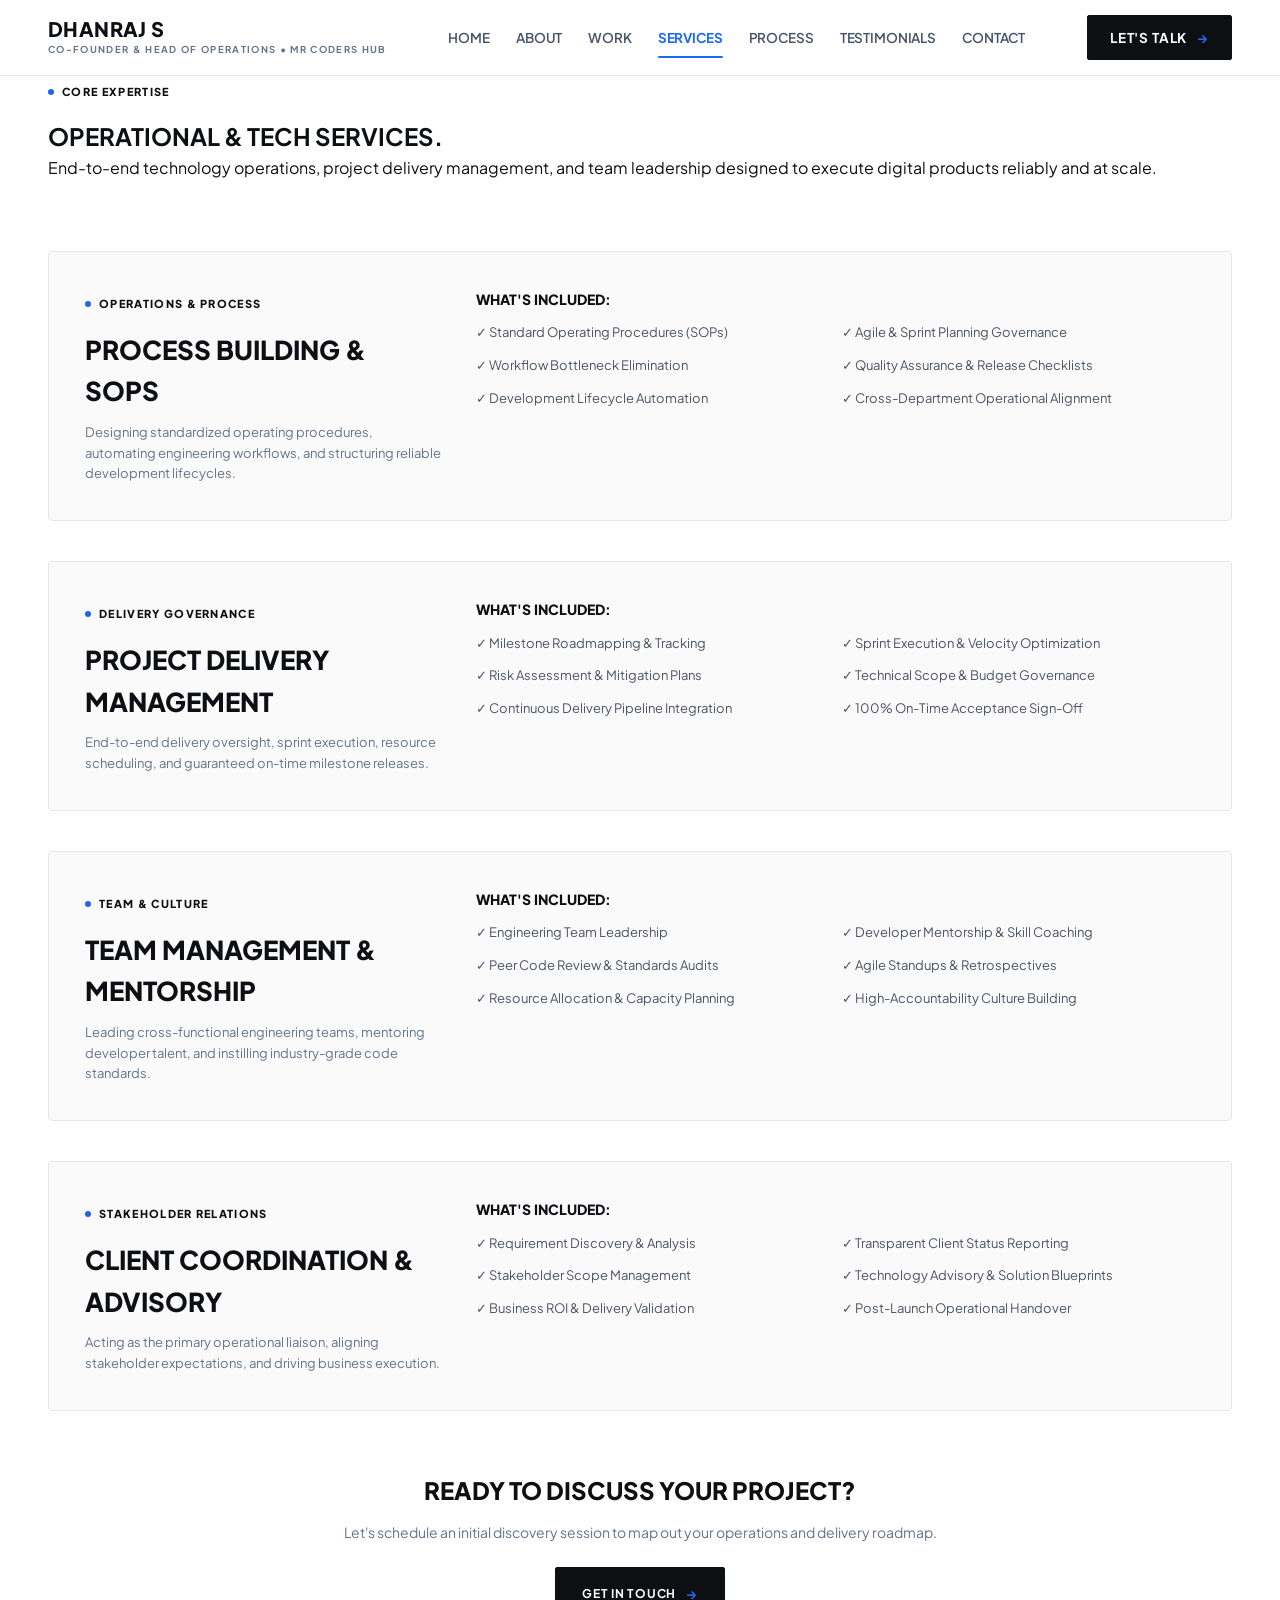
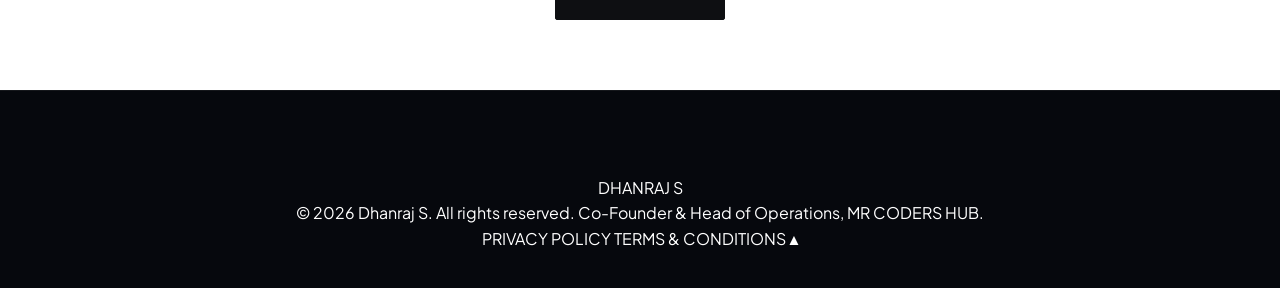
<file: services.html>
<!DOCTYPE html>
<html lang="en">
<head>
  <meta charset="UTF-8">
  <meta name="viewport" content="width=device-width, initial-scale=1.0">
  <title>Services & Solutions — Dhanraj S | Co-Founder & Head of Operations, MR CODERS HUB</title>
  <meta name="description" content="Operations management, project delivery governance, team leadership, and technology execution services by Dhanraj S.">
  <!-- Favicon & App Icons -->
  <link rel="icon" type="image/svg+xml" href="assets/images/favicon.svg">
  <link rel="icon" type="image/png" sizes="32x32" href="assets/images/favicon-32x32.png">
  <link rel="icon" type="image/png" sizes="16x16" href="assets/images/favicon-16x16.png">
  <link rel="apple-touch-icon" sizes="180x180" href="assets/images/apple-touch-icon.png">
  <link rel="shortcut icon" href="favicon.ico">
  <link rel="manifest" href="site.webmanifest">
  <meta name="theme-color" content="#0A0B0D">
  <link rel="stylesheet" href="assets/css/styles.css">
</head>
<body>

  <!-- Header -->
  <header class="site-header">
    <div class="container header-container">
      <a href="index.html" class="brand-logo">
        <span class="brand-name">DHANRAJ S</span>
        <span class="brand-sub">CO-FOUNDER & HEAD OF OPERATIONS • MR CODERS HUB</span>
      </a>

      <nav class="main-nav" aria-label="Main Navigation">
        <a href="index.html" class="nav-link">HOME</a>
        <a href="about.html" class="nav-link">ABOUT</a>
        <a href="work.html" class="nav-link">WORK</a>
        <a href="services.html" class="nav-link active">SERVICES</a>
        <a href="process.html" class="nav-link">PROCESS</a>
        <a href="testimonials.html" class="nav-link">TESTIMONIALS</a>
        <a href="contact.html" class="nav-link">CONTACT</a>
      </nav>

      <div class="header-actions">
        <a href="contact.html" class="btn btn-black header-cta">
          LET'S TALK <span class="btn-arrow">→</span>
        </a>
        <button class="mobile-toggle" aria-label="Toggle navigation">
          <span></span><span></span><span></span>
        </button>
      </div>
    </div>

    <!-- Mobile Drawer -->
    <div class="mobile-drawer">
      <a href="index.html" class="nav-link">HOME</a>
      <a href="about.html" class="nav-link">ABOUT</a>
      <a href="work.html" class="nav-link">WORK</a>
      <a href="services.html" class="nav-link active">SERVICES</a>
      <a href="process.html" class="nav-link">PROCESS</a>
      <a href="testimonials.html" class="nav-link">TESTIMONIALS</a>
      <a href="contact.html" class="nav-link">CONTACT</a>
    </div>
  </header>

  <!-- Page Hero -->
  <section class="page-hero">
    <div class="container">
      <div class="section-tag">CORE EXPERTISE</div>
      <h1 class="page-hero-title">OPERATIONAL & TECH SERVICES.</h1>
      <p class="page-hero-subtitle">
        End-to-end technology operations, project delivery management, and team leadership designed to execute digital products reliably and at scale.
      </p>
    </div>
  </section>

  <!-- Services Deep Dive -->
  <section style="padding: 70px 0; background: #FFFFFF;">
    <div class="container">
      <div style="display: flex; flex-direction: column; gap: 40px;">
        
        <!-- Service Block 1 -->
        <div id="operations-mgmt" style="padding: 36px; border: 1px solid var(--border-light); border-radius: var(--radius-sm); background: #FAFAFA;">
          <div style="display: grid; grid-template-columns: 1fr 2fr; gap: 32px;">
            <div>
              <div class="section-tag">OPERATIONS & PROCESS</div>
              <h2 style="font-size: 26px; font-weight: 900; text-transform: uppercase;">PROCESS BUILDING & SOPS</h2>
              <p style="font-size: 13px; color: var(--text-muted); margin-top: 10px;">Designing standardized operating procedures, automating engineering workflows, and structuring reliable development lifecycles.</p>
            </div>
            <div>
              <h3 style="font-size: 14px; font-weight: 800; text-transform: uppercase; margin-bottom: 12px;">What's Included:</h3>
              <div style="display: grid; grid-template-columns: 1fr 1fr; gap: 12px; font-size: 13px; color: #4B5563;">
                <div>✓ Standard Operating Procedures (SOPs)</div>
                <div>✓ Agile & Sprint Planning Governance</div>
                <div>✓ Workflow Bottleneck Elimination</div>
                <div>✓ Quality Assurance & Release Checklists</div>
                <div>✓ Development Lifecycle Automation</div>
                <div>✓ Cross-Department Operational Alignment</div>
              </div>
            </div>
          </div>
        </div>

        <!-- Service Block 2 -->
        <div id="project-delivery" style="padding: 36px; border: 1px solid var(--border-light); border-radius: var(--radius-sm); background: #FAFAFA;">
          <div style="display: grid; grid-template-columns: 1fr 2fr; gap: 32px;">
            <div>
              <div class="section-tag">DELIVERY GOVERNANCE</div>
              <h2 style="font-size: 26px; font-weight: 900; text-transform: uppercase;">PROJECT DELIVERY MANAGEMENT</h2>
              <p style="font-size: 13px; color: var(--text-muted); margin-top: 10px;">End-to-end delivery oversight, sprint execution, resource scheduling, and guaranteed on-time milestone releases.</p>
            </div>
            <div>
              <h3 style="font-size: 14px; font-weight: 800; text-transform: uppercase; margin-bottom: 12px;">What's Included:</h3>
              <div style="display: grid; grid-template-columns: 1fr 1fr; gap: 12px; font-size: 13px; color: #4B5563;">
                <div>✓ Milestone Roadmapping & Tracking</div>
                <div>✓ Sprint Execution & Velocity Optimization</div>
                <div>✓ Risk Assessment & Mitigation Plans</div>
                <div>✓ Technical Scope & Budget Governance</div>
                <div>✓ Continuous Delivery Pipeline Integration</div>
                <div>✓ 100% On-Time Acceptance Sign-Off</div>
              </div>
            </div>
          </div>
        </div>

        <!-- Service Block 3 -->
        <div id="team-leadership" style="padding: 36px; border: 1px solid var(--border-light); border-radius: var(--radius-sm); background: #FAFAFA;">
          <div style="display: grid; grid-template-columns: 1fr 2fr; gap: 32px;">
            <div>
              <div class="section-tag">TEAM & CULTURE</div>
              <h2 style="font-size: 26px; font-weight: 900; text-transform: uppercase;">TEAM MANAGEMENT & MENTORSHIP</h2>
              <p style="font-size: 13px; color: var(--text-muted); margin-top: 10px;">Leading cross-functional engineering teams, mentoring developer talent, and instilling industry-grade code standards.</p>
            </div>
            <div>
              <h3 style="font-size: 14px; font-weight: 800; text-transform: uppercase; margin-bottom: 12px;">What's Included:</h3>
              <div style="display: grid; grid-template-columns: 1fr 1fr; gap: 12px; font-size: 13px; color: #4B5563;">
                <div>✓ Engineering Team Leadership</div>
                <div>✓ Developer Mentorship & Skill Coaching</div>
                <div>✓ Peer Code Review & Standards Audits</div>
                <div>✓ Agile Standups & Retrospectives</div>
                <div>✓ Resource Allocation & Capacity Planning</div>
                <div>✓ High-Accountability Culture Building</div>
              </div>
            </div>
          </div>
        </div>

        <!-- Service Block 4 -->
        <div id="client-coordination" style="padding: 36px; border: 1px solid var(--border-light); border-radius: var(--radius-sm); background: #FAFAFA;">
          <div style="display: grid; grid-template-columns: 1fr 2fr; gap: 32px;">
            <div>
              <div class="section-tag">STAKEHOLDER RELATIONS</div>
              <h2 style="font-size: 26px; font-weight: 900; text-transform: uppercase;">CLIENT COORDINATION & ADVISORY</h2>
              <p style="font-size: 13px; color: var(--text-muted); margin-top: 10px;">Acting as the primary operational liaison, aligning stakeholder expectations, and driving business execution.</p>
            </div>
            <div>
              <h3 style="font-size: 14px; font-weight: 800; text-transform: uppercase; margin-bottom: 12px;">What's Included:</h3>
              <div style="display: grid; grid-template-columns: 1fr 1fr; gap: 12px; font-size: 13px; color: #4B5563;">
                <div>✓ Requirement Discovery & Analysis</div>
                <div>✓ Transparent Client Status Reporting</div>
                <div>✓ Stakeholder Scope Management</div>
                <div>✓ Technology Advisory & Solution Blueprints</div>
                <div>✓ Business ROI & Delivery Validation</div>
                <div>✓ Post-Launch Operational Handover</div>
              </div>
            </div>
          </div>
        </div>

      </div>

      <div style="margin-top: 60px; text-align: center;">
        <h3 style="font-size: 24px; font-weight: 900; margin-bottom: 12px; text-transform: uppercase;">READY TO DISCUSS YOUR PROJECT?</h3>
        <p style="color: var(--text-muted); font-size: 14px; margin-bottom: 24px;">Let's schedule an initial discovery session to map out your operations and delivery roadmap.</p>
        <a href="contact.html" class="btn btn-black">GET IN TOUCH <span class="btn-arrow">→</span></a>
      </div>
    </div>
  </section>

  <!-- Footer -->
  <footer class="site-footer">
    <div class="container footer-container">
      <div class="footer-brand">DHANRAJ S</div>
      <div class="footer-copyright">
        © 2026 Dhanraj S. All rights reserved. Co-Founder & Head of Operations, MR CODERS HUB.
      </div>
      <div class="footer-links">
        <a href="#" class="footer-link">PRIVACY POLICY</a>
        <a href="#" class="footer-link">TERMS & CONDITIONS</a>
        <a href="#" class="scroll-top-btn" aria-label="Scroll to top"><span style="font-size: 12px;">▲</span></a>
      </div>
    </div>
  </footer>

  <script src="assets/js/main.js"></script>
</body>
</html>
</file>
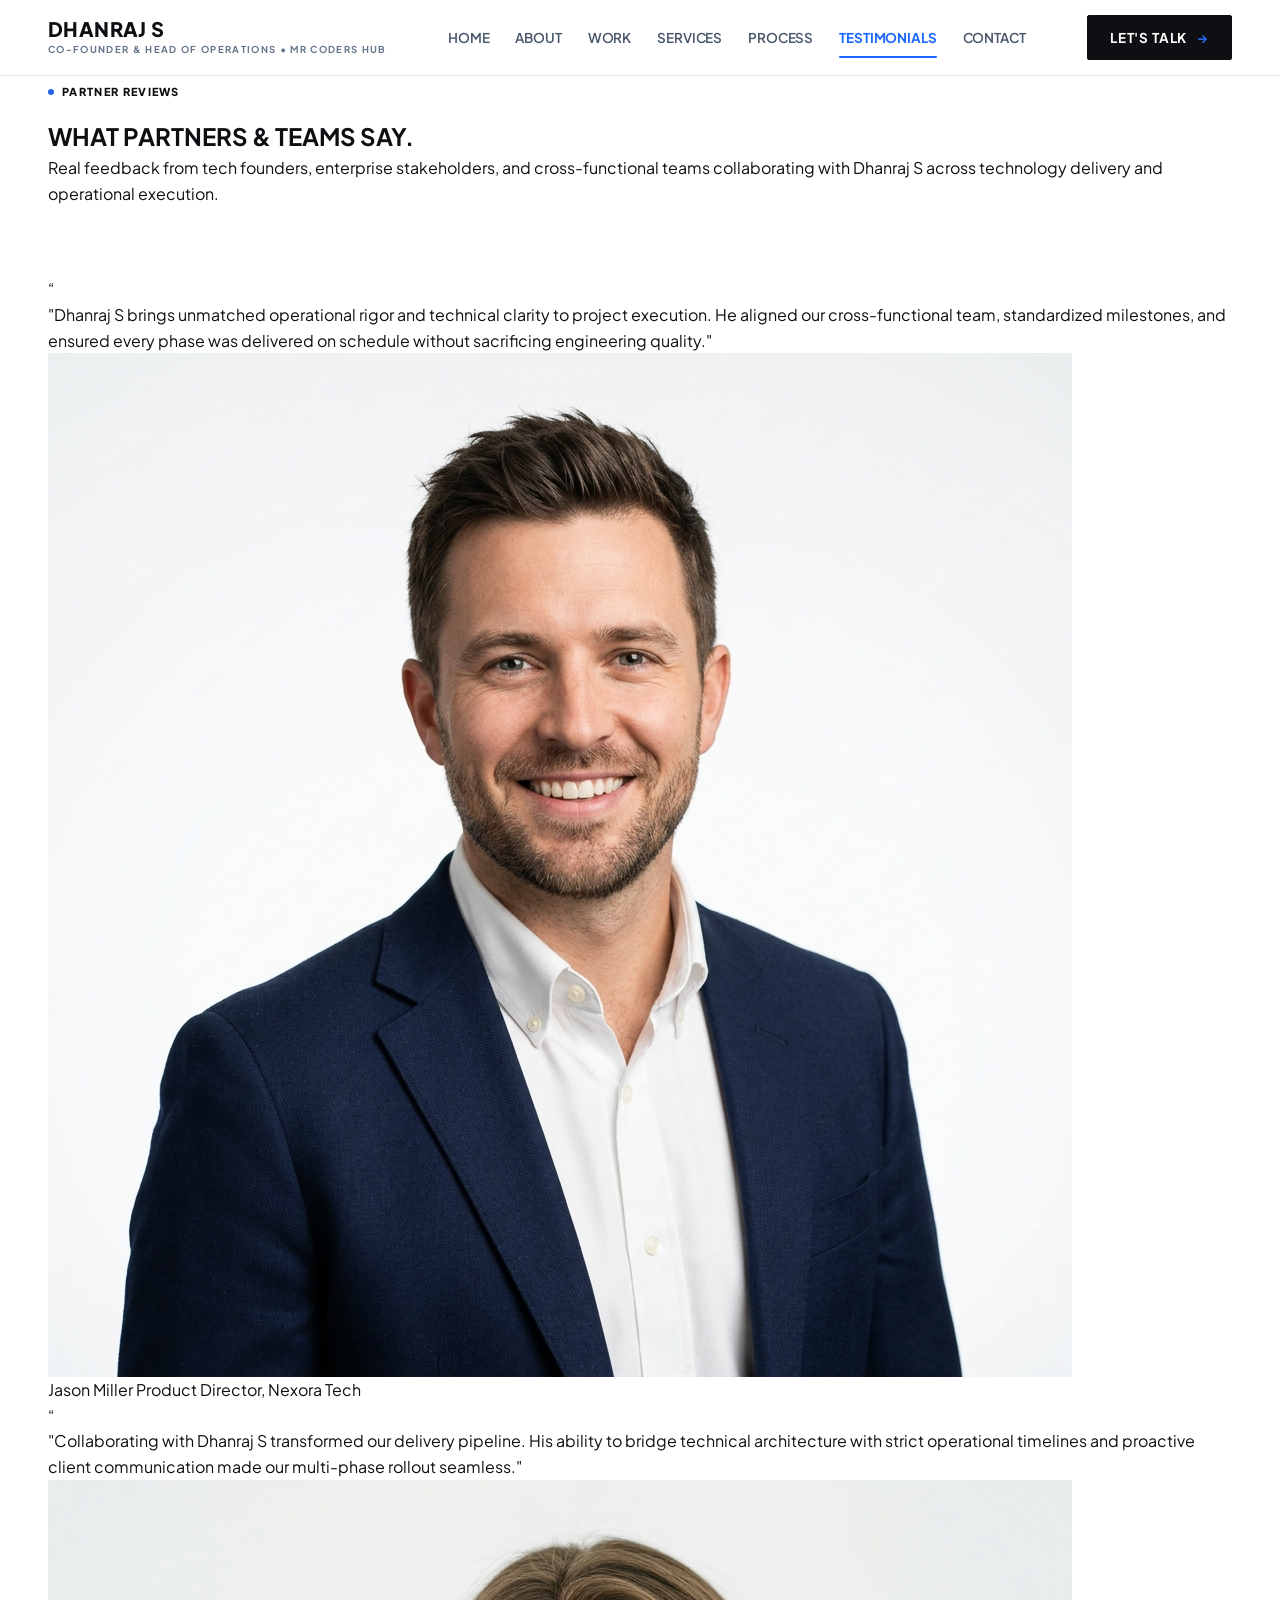
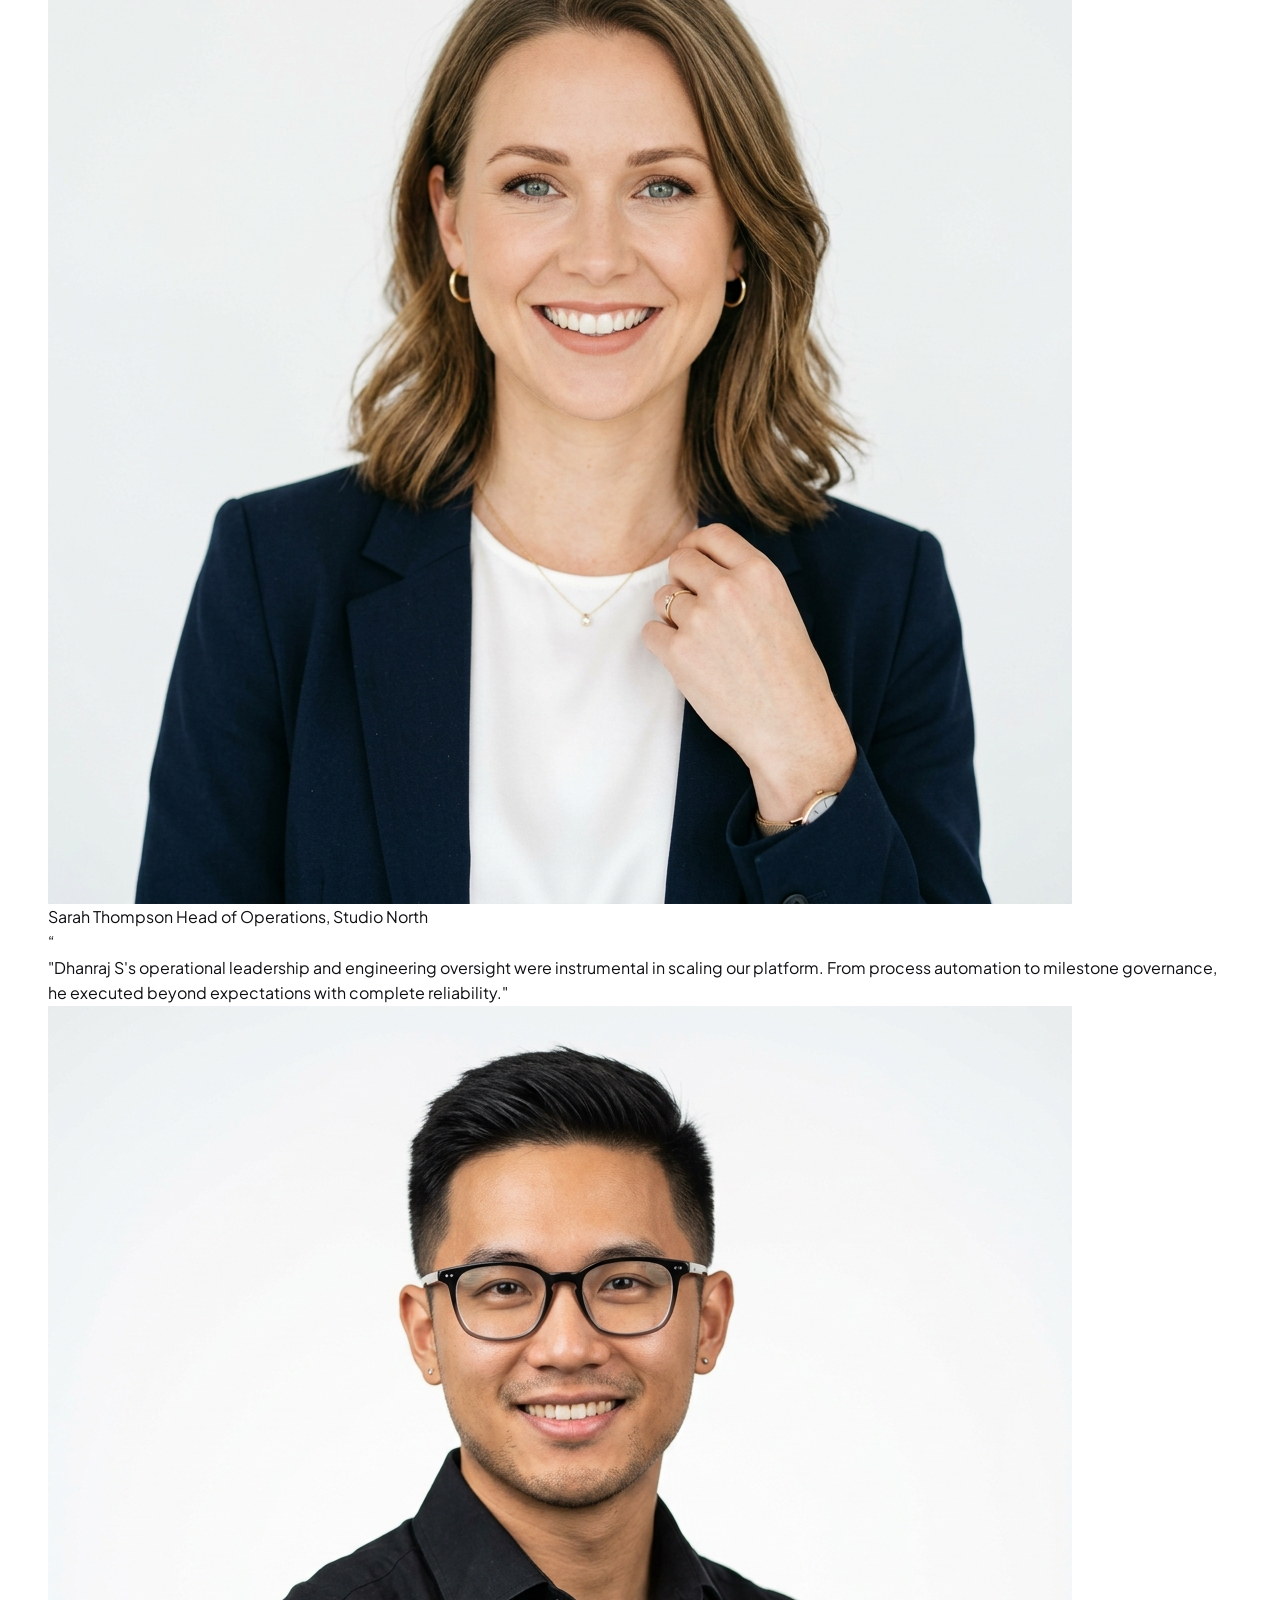
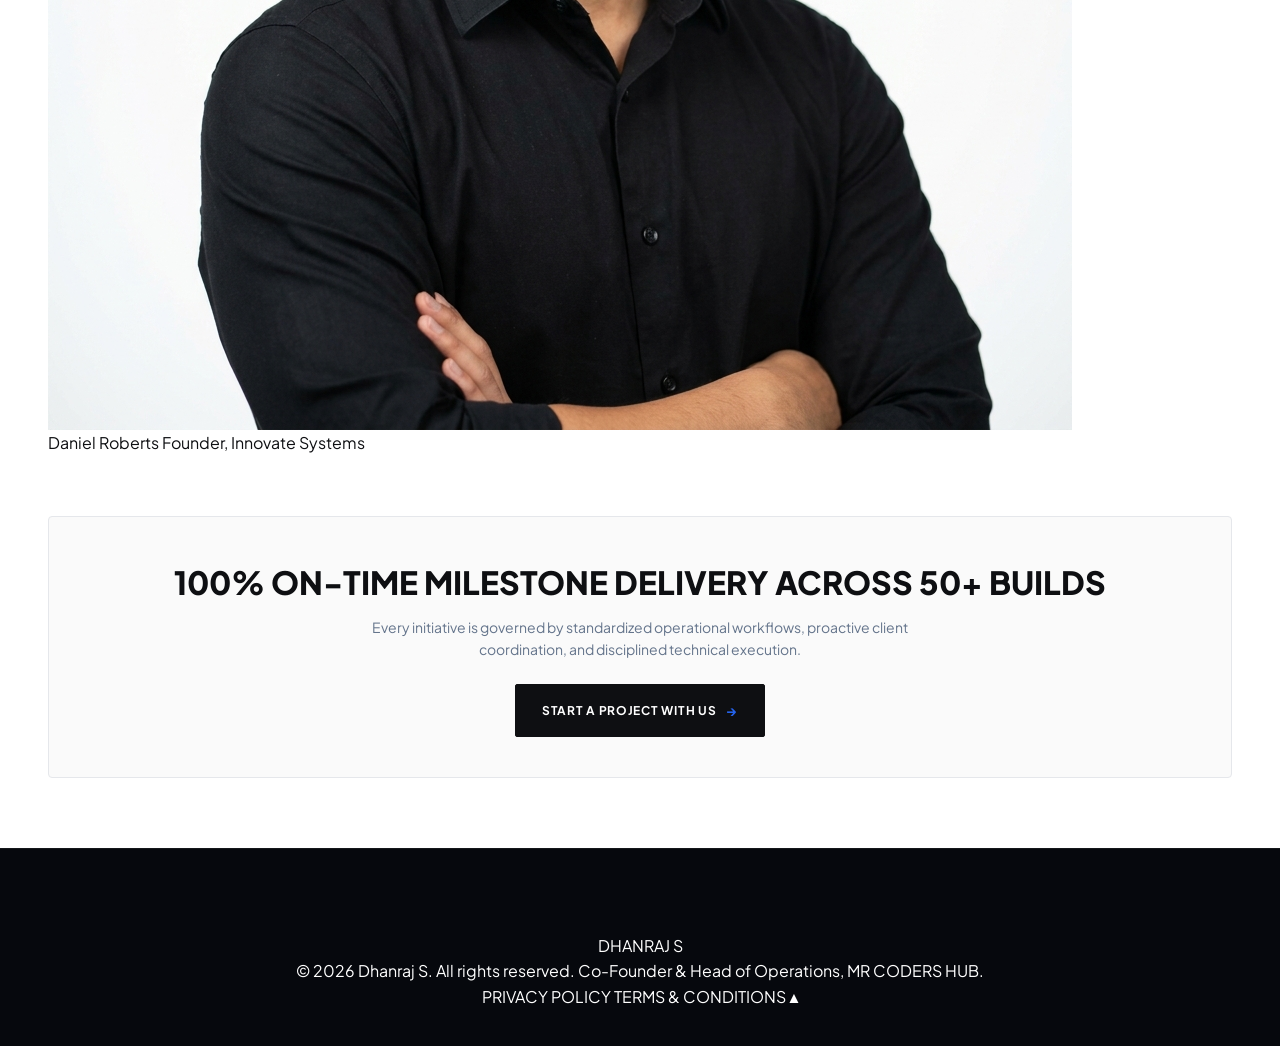
<file: testimonials.html>
<!DOCTYPE html>
<html lang="en">
<head>
  <meta charset="UTF-8">
  <meta name="viewport" content="width=device-width, initial-scale=1.0">
  <title>Client Testimonials — Dhanraj S | Co-Founder & Head of Operations, MR CODERS HUB</title>
  <meta name="description" content="Read reviews and feedback from partners, founders, and engineering teams collaborating with Dhanraj S, Co-Founder & Head of Operations at MR CODERS HUB.">
  <!-- Favicon & App Icons -->
  <link rel="icon" type="image/svg+xml" href="assets/images/favicon.svg">
  <link rel="icon" type="image/png" sizes="32x32" href="assets/images/favicon-32x32.png">
  <link rel="icon" type="image/png" sizes="16x16" href="assets/images/favicon-16x16.png">
  <link rel="apple-touch-icon" sizes="180x180" href="assets/images/apple-touch-icon.png">
  <link rel="shortcut icon" href="favicon.ico">
  <link rel="manifest" href="site.webmanifest">
  <meta name="theme-color" content="#0A0B0D">
  <link rel="stylesheet" href="assets/css/styles.css">
</head>
<body>

  <!-- Header -->
  <header class="site-header">
    <div class="container header-container">
      <a href="index.html" class="brand-logo">
        <span class="brand-name">DHANRAJ S</span>
        <span class="brand-sub">CO-FOUNDER & HEAD OF OPERATIONS • MR CODERS HUB</span>
      </a>

      <nav class="main-nav" aria-label="Main Navigation">
        <a href="index.html" class="nav-link">HOME</a>
        <a href="about.html" class="nav-link">ABOUT</a>
        <a href="work.html" class="nav-link">WORK</a>
        <a href="services.html" class="nav-link">SERVICES</a>
        <a href="process.html" class="nav-link">PROCESS</a>
        <a href="testimonials.html" class="nav-link active">TESTIMONIALS</a>
        <a href="contact.html" class="nav-link">CONTACT</a>
      </nav>

      <div class="header-actions">
        <a href="contact.html" class="btn btn-black header-cta">
          LET'S TALK <span class="btn-arrow">→</span>
        </a>
        <button class="mobile-toggle" aria-label="Toggle navigation">
          <span></span><span></span><span></span>
        </button>
      </div>
    </div>

    <!-- Mobile Drawer -->
    <div class="mobile-drawer">
      <a href="index.html" class="nav-link">HOME</a>
      <a href="about.html" class="nav-link">ABOUT</a>
      <a href="work.html" class="nav-link">WORK</a>
      <a href="services.html" class="nav-link">SERVICES</a>
      <a href="process.html" class="nav-link">PROCESS</a>
      <a href="testimonials.html" class="nav-link active">TESTIMONIALS</a>
      <a href="contact.html" class="nav-link">CONTACT</a>
    </div>
  </header>

  <!-- Page Hero -->
  <section class="page-hero">
    <div class="container">
      <div class="section-tag">PARTNER REVIEWS</div>
      <h1 class="page-hero-title">WHAT PARTNERS & TEAMS SAY.</h1>
      <p class="page-hero-subtitle">
        Real feedback from tech founders, enterprise stakeholders, and cross-functional teams collaborating with Dhanraj S across technology delivery and operational execution.
      </p>
    </div>
  </section>

  <!-- Testimonials Grid -->
  <section style="padding: 70px 0; background: #FFFFFF;">
    <div class="container">
      <div class="testimonials-grid">
        <!-- Testimonial 1 -->
        <div class="testimonial-card">
          <div class="quote-mark">“</div>
          <p class="testimonial-text">
            "Dhanraj S brings unmatched operational rigor and technical clarity to project execution. He aligned our cross-functional team, standardized milestones, and ensured every phase was delivered on schedule without sacrificing engineering quality."
          </p>
          <div class="testimonial-author">
            <img src="assets/images/client_avatar1.jpg" alt="Jason Miller" class="author-avatar">
            <div class="author-info">
              <span class="author-name">Jason Miller</span>
              <span class="author-role">Product Director, Nexora Tech</span>
            </div>
          </div>
        </div>

        <!-- Testimonial 2 -->
        <div class="testimonial-card">
          <div class="quote-mark">“</div>
          <p class="testimonial-text">
            "Collaborating with Dhanraj S transformed our delivery pipeline. His ability to bridge technical architecture with strict operational timelines and proactive client communication made our multi-phase rollout seamless."
          </p>
          <div class="testimonial-author">
            <img src="assets/images/client_avatar2.jpg" alt="Sarah Thompson" class="author-avatar">
            <div class="author-info">
              <span class="author-name">Sarah Thompson</span>
              <span class="author-role">Head of Operations, Studio North</span>
            </div>
          </div>
        </div>

        <!-- Testimonial 3 -->
        <div class="testimonial-card">
          <div class="quote-mark">“</div>
          <p class="testimonial-text">
            "Dhanraj S's operational leadership and engineering oversight were instrumental in scaling our platform. From process automation to milestone governance, he executed beyond expectations with complete reliability."
          </p>
          <div class="testimonial-author">
            <img src="assets/images/client_avatar3.jpg" alt="Daniel Roberts" class="author-avatar">
            <div class="author-info">
              <span class="author-name">Daniel Roberts</span>
              <span class="author-role">Founder, Innovate Systems</span>
            </div>
          </div>
        </div>
      </div>

      <!-- Trust highlights -->
      <div style="margin-top: 60px; padding: 40px; background: #FAFAFA; border: 1px solid var(--border-light); border-radius: var(--radius-sm); text-align: center;">
        <div style="font-size: 32px; font-weight: 900; color: var(--text-main); margin-bottom: 8px;">100% ON-TIME MILESTONE DELIVERY ACROSS 50+ BUILDS</div>
        <p style="color: var(--text-muted); font-size: 14px; max-width: 600px; margin: 0 auto 24px;">Every initiative is governed by standardized operational workflows, proactive client coordination, and disciplined technical execution.</p>
        <a href="contact.html" class="btn btn-black">START A PROJECT WITH US <span class="btn-arrow">→</span></a>
      </div>
    </div>
  </section>

  <!-- Footer -->
  <footer class="site-footer">
    <div class="container footer-container">
      <div class="footer-brand">DHANRAJ S</div>
      <div class="footer-copyright">
        © 2026 Dhanraj S. All rights reserved. Co-Founder & Head of Operations, MR CODERS HUB.
      </div>
      <div class="footer-links">
        <a href="#" class="footer-link">PRIVACY POLICY</a>
        <a href="#" class="footer-link">TERMS & CONDITIONS</a>
        <a href="#" class="scroll-top-btn" aria-label="Scroll to top"><span style="font-size: 12px;">▲</span></a>
      </div>
    </div>
  </footer>

  <script src="assets/js/main.js"></script>
</body>
</html>
</file>
<file: assets/css/styles.css>
/* ==========================================================================
   DHANRAJ — EXECUTIVE PORTFOLIO DESIGN SYSTEM
   Co-Founder, MR CODERS HUB
   Editorial Minimal Aesthetic • Black / White / Royal Blue (#2563EB)
   ========================================================================== */

@import url('https://fonts.googleapis.com/css2?family=Plus+Jakarta+Sans:wght@300;400;500;600;700;800;900&family=Alex+Brush&family=Caveat:wght@600;700&family=JetBrains+Mono:wght@400;500;600&display=swap');

:root {
  /* Colors */
  --bg-primary: #FFFFFF;
  --bg-secondary: #FAFAFA;
  --bg-alt: #F4F4F5;
  --bg-dark: #0A0B0D;
  --bg-dark-card: #131418;
  --bg-dark-card-hover: #1A1C22;
  
  --text-main: #0E0F12;
  --text-muted: #64748B;
  --text-light: #94A3B8;
  --text-white: #FFFFFF;
  --text-white-muted: #9CA3AF;
  
  --accent-blue: #2563EB;
  --accent-blue-hover: #1D4ED8;
  --accent-blue-light: rgba(37, 99, 235, 0.1);
  --accent-orange: #2563EB;
  --accent-orange-hover: #1D4ED8;
  --accent-orange-light: rgba(37, 99, 235, 0.1);
  
  --border-light: #E5E7EB;
  --border-subtle: #F0F0F2;
  --border-dark: #22242B;
  --border-dark-hover: #373A44;
  
  /* Typography */
  --font-main: 'Plus Jakarta Sans', -apple-system, BlinkMacSystemFont, 'Segoe UI', Roboto, sans-serif;
  --font-mono: 'JetBrains Mono', monospace;
  --font-signature: 'Alex Brush', 'Caveat', cursive;
  
  /* Layout & Spacing */
  --container-max: 1240px;
  --header-height: 76px;
  --radius-sharp: 2px;
  --radius-sm: 4px;
  --radius-md: 8px;
  --radius-lg: 12px;
  
  /* Transitions */
  --transition-fast: 0.2s cubic-bezier(0.16, 1, 0.3, 1);
  --transition-smooth: 0.35s cubic-bezier(0.16, 1, 0.3, 1);
}

/* Reset & Box Sizing */
*, *::before, *::after {
  box-sizing: border-box;
  margin: 0;
  padding: 0;
}

html {
  scroll-behavior: smooth;
  font-size: 16px;
  -webkit-font-smoothing: antialiased;
  -moz-osx-font-smoothing: grayscale;
}

body {
  font-family: var(--font-main);
  background-color: var(--bg-primary);
  color: var(--text-main);
  line-height: 1.6;
  overflow-x: hidden;
}

img {
  max-width: 100%;
  height: auto;
  display: block;
}

a {
  text-decoration: none;
  color: inherit;
  transition: color var(--transition-fast), border-color var(--transition-fast);
}

button, input, textarea, select {
  font-family: inherit;
  font-size: inherit;
}

ul, ol {
  list-style: none;
}

/* Container */
.container {
  width: 100%;
  max-width: var(--container-max);
  margin-left: auto;
  margin-right: auto;
  padding-left: 28px;
  padding-right: 28px;
}

/* Page Section Utility */
.page-section {
  padding: 56px 0;
  border-bottom: 1px solid var(--border-light);
  position: relative;
}

.bg-white {
  background-color: #FFFFFF;
}

.bg-secondary {
  background-color: var(--bg-secondary);
}

.bg-dark {
  background-color: var(--bg-dark);
  border-bottom-color: #1A1B20;
}

.text-white {
  color: #FFFFFF !important;
}

.text-white-muted {
  color: var(--text-white-muted) !important;
}

/* Typography Utilities */
.section-tag {
  display: inline-flex;
  align-items: center;
  gap: 8px;
  font-size: 11px;
  font-weight: 800;
  letter-spacing: 0.12em;
  text-transform: uppercase;
  color: var(--text-main);
  margin-bottom: 16px;
}

.section-tag::before {
  content: "";
  display: inline-block;
  width: 6px;
  height: 6px;
  background-color: var(--accent-orange);
  border-radius: 50%;
}

.section-tag.dark-tag {
  color: #FFFFFF;
}

.section-tag.orange-tag {
  color: var(--accent-orange);
}

.section-title {
  font-size: 40px;
  font-weight: 900;
  line-height: 1.1;
  letter-spacing: -0.02em;
  text-transform: uppercase;
  color: var(--text-main);
  margin-bottom: 16px;
  max-width: 820px;
  overflow-wrap: break-word;
  word-break: break-word;
}

.section-subtitle {
  font-size: 16px;
  line-height: 1.6;
  color: var(--text-muted);
  max-width: 680px;
  margin-bottom: 24px;
}

/* Buttons (Sharp Editorial Style) */
.btn {
  display: inline-flex;
  align-items: center;
  justify-content: center;
  gap: 10px;
  font-size: 12px;
  font-weight: 700;
  letter-spacing: 0.06em;
  text-transform: uppercase;
  padding: 14px 26px;
  border-radius: var(--radius-sharp);
  border: 1px solid transparent;
  cursor: pointer;
  transition: all var(--transition-fast);
  white-space: nowrap;
}

.btn-black {
  background-color: var(--text-main);
  color: #FFFFFF;
  border-color: var(--text-main);
}

.btn-black:hover {
  background-color: #000000;
  transform: translateY(-1px);
  box-shadow: 0 4px 12px rgba(0, 0, 0, 0.12);
}

.btn-black:hover .btn-arrow {
  transform: translateX(4px);
}

.btn-outline {
  background-color: transparent;
  color: var(--text-main);
  border-color: var(--border-light);
}

.btn-outline:hover {
  border-color: var(--text-main);
  background-color: #FAFAFA;
  transform: translateY(-1px);
}

.btn-outline:hover .btn-arrow {
  transform: translateX(4px);
}

.btn-arrow {
  font-size: 14px;
  transition: transform var(--transition-fast);
  color: var(--accent-orange);
}

/* ==========================================================================
   HEADER & NAVIGATION
   ========================================================================== */
.site-header {
  position: sticky;
  top: 0;
  left: 0;
  width: 100%;
  height: var(--header-height);
  background-color: rgba(255, 255, 255, 0.98);
  backdrop-filter: blur(10px);
  border-bottom: 1px solid var(--border-light);
  z-index: 1000;
  display: flex;
  align-items: center;
}

.header-container {
  display: flex;
  align-items: center;
  justify-content: space-between;
}

.brand-logo {
  display: flex;
  flex-direction: column;
}

.brand-name {
  font-size: 20px;
  font-weight: 900;
  letter-spacing: 0.02em;
  text-transform: uppercase;
  color: var(--text-main);
  line-height: 1.1;
}

.brand-sub {
  font-size: 9.5px;
  font-weight: 700;
  letter-spacing: 0.14em;
  color: var(--text-muted);
  text-transform: uppercase;
  margin-top: 2px;
}

.main-nav {
  display: flex;
  align-items: center;
  gap: 26px;
}

.nav-link {
  font-size: 13.5px;
  font-weight: 600;
  letter-spacing: -0.01em;
  color: #475569;
  padding: 6px 0;
  position: relative;
  transition: color var(--transition-fast);
}

.nav-link:hover {
  color: #1D68FE;
}

.nav-link.active {
  color: #1D68FE;
  font-weight: 700;
}

.nav-link.active::after {
  content: "";
  position: absolute;
  bottom: -4px;
  left: 0;
  width: 100%;
  height: 2px;
  background-color: #1D68FE;
  border-radius: 2px;
}

.btn-electric-blue {
  background-color: #1D68FE;
  color: #FFFFFF !important;
  border: 1px solid #1D68FE;
  border-radius: 8px;
  font-family: var(--font-primary);
  font-weight: 600;
  font-size: 13.5px;
  letter-spacing: -0.01em;
  text-transform: none;
  padding: 10px 22px;
  box-shadow: 0 8px 24px rgba(29, 104, 254, 0.28);
  transition: all var(--transition-smooth);
  display: inline-flex;
  align-items: center;
  gap: 8px;
  text-decoration: none;
}

.btn-electric-blue:hover {
  background-color: #0052EA;
  border-color: #0052EA;
  transform: translateY(-2px);
  box-shadow: 0 12px 28px rgba(29, 104, 254, 0.38);
  color: #FFFFFF !important;
}

.btn-electric-blue .btn-arrow {
  color: #FFFFFF !important;
  font-size: 15px;
  line-height: 1;
  display: inline-block;
  transition: transform var(--transition-fast);
}

.btn-electric-blue:hover .btn-arrow {
  transform: translateX(3px);
}

.dot-blue {
  color: #1D68FE !important;
}

.header-actions {
  display: flex;
  align-items: center;
  gap: 16px;
}

.header-cta {
  padding: 10px 22px;
  font-size: 13.5px;
}

/* Mobile Hamburger */
.mobile-toggle {
  display: none;
  background: transparent;
  border: 1px solid var(--border-light, #E2E8F0);
  border-radius: 8px;
  cursor: pointer;
  padding: 8px 9px;
  flex-direction: column;
  justify-content: center;
  align-items: center;
  gap: 5px;
  width: 42px;
  height: 42px;
  transition: all var(--transition-fast);
}

.mobile-toggle:hover {
  background-color: #F8FAFC;
  border-color: #CBD5E1;
}

.mobile-toggle span {
  display: block;
  width: 22px;
  height: 2px;
  background-color: var(--text-main);
  border-radius: 2px;
  transition: transform 0.25s ease, opacity 0.2s ease;
  transform-origin: center;
}

/* Morph Hamburger to 'X' on Active */
.mobile-toggle.active span:nth-child(1) {
  transform: translateY(7px) rotate(45deg);
}
.mobile-toggle.active span:nth-child(2) {
  opacity: 0;
  transform: scaleX(0);
}
.mobile-toggle.active span:nth-child(3) {
  transform: translateY(-7px) rotate(-45deg);
}

/* Mobile Nav Drawer */
.mobile-drawer {
  position: fixed;
  top: var(--header-height);
  left: 0;
  width: 100%;
  max-height: calc(100vh - var(--header-height));
  overflow-y: auto;
  background-color: #FFFFFF;
  border-bottom: 1px solid var(--border-light);
  padding: 24px 28px 32px;
  display: flex;
  flex-direction: column;
  gap: 12px;
  transform: translateY(-110%);
  opacity: 0;
  visibility: hidden;
  transition: transform 0.3s cubic-bezier(0.16, 1, 0.3, 1), opacity 0.25s ease, visibility 0.25s;
  z-index: 999;
  box-shadow: 0 20px 40px rgba(0, 0, 0, 0.12);
}

.mobile-drawer.open {
  transform: translateY(0);
  opacity: 1;
  visibility: visible;
}

.mobile-drawer .nav-link {
  font-size: 15px;
  font-weight: 600;
  color: #334155;
  padding: 10px 0;
  border-bottom: 1px solid var(--border-subtle, #F1F5F9);
  transition: color var(--transition-fast), padding-left var(--transition-fast);
}

.mobile-drawer .nav-link:hover,
.mobile-drawer .nav-link.active {
  color: #1D68FE;
  padding-left: 4px;
}

/* ==========================================================================
   HERO SECTION: EXECUTIVE BRAND COMPOSITION (REFERENCE MATCH)
   ========================================================================== */
.hero-section {
  padding: 44px 0 0;
  background-color: #FFFFFF;
  border-bottom: 1px solid var(--border-light);
  overflow: hidden;
  position: relative;
  width: 100%;
}

/* Flowing Soft Blue Architectural Waves in Lower Third */
.hero-waves-bg {
  position: absolute;
  bottom: 0;
  left: 0;
  width: 100%;
  height: 380px;
  overflow: hidden;
  pointer-events: none;
  z-index: 1;
}

.hero-waves-svg {
  width: 100%;
  height: 100%;
  display: block;
}

.hero-grid {
  position: relative;
  z-index: 3;
  display: grid;
  grid-template-columns: 1.1fr 0.9fr;
  gap: 36px;
  align-items: center;
  min-height: 590px;
}

/* Left Column: Eyebrow, Main Headline, 3-Line Statement, Actions */
.hero-left {
  position: relative;
  z-index: 3;
  display: flex;
  flex-direction: column;
  align-items: flex-start;
  padding-bottom: 24px;
}

.hero-eyebrow-wrap {
  margin-bottom: 20px;
}

.hero-eyebrow-row {
  display: flex;
  align-items: center;
  gap: 12px;
}

.hero-eyebrow-text {
  font-family: var(--font-primary);
  font-size: 11.5px;
  font-weight: 700;
  letter-spacing: 0.15em;
  color: #475569;
  text-transform: uppercase;
}

.hero-eyebrow-line {
  width: 44px;
  height: 1.5px;
  background-color: #1D68FE;
  display: inline-block;
}

.hero-eyebrow-sub {
  font-family: var(--font-primary);
  font-size: 10px;
  font-weight: 700;
  letter-spacing: 0.14em;
  color: #64748B;
  text-transform: uppercase;
  margin-top: 3px;
}

.hero-headline-wrap {
  margin-bottom: 16px;
}

.hero-lead-word {
  font-family: var(--font-primary);
  font-size: clamp(38px, 4.4vw, 56px);
  font-weight: 900;
  line-height: 1.0;
  color: #0A0B0D;
  display: block;
  letter-spacing: -0.02em;
}

.hero-main-name {
  font-family: var(--font-primary);
  font-size: clamp(48px, 5.6vw, 76px);
  font-weight: 900;
  line-height: 1.05;
  color: #1D68FE;
  letter-spacing: -0.025em;
  text-transform: uppercase;
  margin: 0;
}

.hero-statement-stack {
  display: flex;
  flex-direction: column;
  gap: 3px;
  margin-bottom: 20px;
}

.hero-statement-line {
  font-family: var(--font-primary);
  font-size: clamp(22px, 2.3vw, 30px);
  font-weight: 800;
  line-height: 1.22;
  color: #0E1424;
  letter-spacing: -0.015em;
  margin: 0;
}

.hero-description-text {
  font-family: var(--font-primary);
  font-size: 15px;
  font-weight: 450;
  line-height: 1.65;
  color: #475569;
  max-width: 490px;
  margin-bottom: 28px;
}

.hero-action-row {
  display: flex;
  align-items: center;
  gap: 16px;
  margin-bottom: 34px;
}

.hero-primary-btn {
  padding: 14px 28px;
  font-size: 13.5px;
}

.hero-action-divider {
  width: 1px;
  height: 32px;
  background-color: #CBD5E1;
  margin: 0 4px;
}

.hero-social-strip {
  display: flex;
  align-items: center;
  gap: 10px;
}

.social-icon-btn {
  width: 42px;
  height: 42px;
  border-radius: 8px;
  border: 1px solid #E2E8F0;
  background: #FFFFFF;
  display: inline-flex;
  align-items: center;
  justify-content: center;
  color: #334155;
  transition: all var(--transition-fast);
  text-decoration: none;
}

.social-icon-btn.linkedin-btn {
  color: #0A66C2;
}

.social-icon-btn.instagram-btn {
  color: #E1306C;
}

.social-icon-btn.whatsapp-btn {
  color: #25D366;
}

.social-icon-btn.whatsapp-btn:hover {
  border-color: #25D366;
  color: #25D366;
  box-shadow: 0 4px 14px rgba(37, 211, 102, 0.3);
}

.social-icon-btn:hover {
  border-color: #1D68FE;
  color: #1D68FE;
  transform: translateY(-2px);
  box-shadow: 0 4px 12px rgba(29, 104, 254, 0.15);
}

.hero-bottom-label {
  display: flex;
  align-items: center;
  gap: 14px;
  margin-top: 4px;
}

.bottom-label-line {
  width: 38px;
  height: 2px;
  background-color: #1D68FE;
  display: inline-block;
}

.bottom-label-text {
  font-family: var(--font-primary);
  font-size: 10.5px;
  font-weight: 700;
  letter-spacing: 0.16em;
  text-transform: uppercase;
  color: #64748B;
}

/* Right Column: Integrated Portrait with Tilted Blue Panel & Script */
.hero-right {
  position: relative;
  z-index: 3;
  display: flex;
  justify-content: center;
  align-items: flex-end;
  width: 100%;
  height: 100%;
}

.hero-stage-container {
  position: relative;
  width: 100%;
  max-width: 500px;
  height: 560px;
  display: flex;
  align-items: flex-end;
  justify-content: center;
}

.hero-ambient-glow {
  position: absolute;
  top: -30px;
  right: 20px;
  width: 520px;
  height: 520px;
  background: radial-gradient(circle at 45% 32%, rgba(56, 189, 248, 0.45) 0%, rgba(29, 104, 254, 0.25) 36%, rgba(255, 255, 255, 0) 70%);
  filter: blur(48px);
  z-index: 1;
  pointer-events: none;
}

/* Secondary Soft Light-Blue Tilted Geometric Frame (Left Depth Layer) */
.hero-tilted-panel-secondary {
  position: absolute;
  top: 36px;
  right: 76px;
  width: 380px;
  height: 520px;
  background: linear-gradient(135deg, rgba(56, 189, 248, 0.5) 0%, rgba(147, 197, 253, 0.3) 60%, rgba(224, 242, 254, 0.12) 100%);
  border-radius: 28px;
  transform: rotate(18.5deg);
  z-index: 2;
  border: 1px solid rgba(255, 255, 255, 0.65);
  pointer-events: none;
}

/* Primary Large Tilted Rectangular Electric-Blue Geometric Panel */
.hero-tilted-panel {
  position: absolute;
  top: 18px;
  right: 18px;
  width: 390px;
  height: 530px;
  background: linear-gradient(145deg, #1D68FE 0%, #0056ED 55%, #0045CA 100%);
  border-radius: 28px;
  transform: rotate(17deg);
  z-index: 2;
  box-shadow: 0 24px 60px rgba(29, 104, 254, 0.32), 0 6px 18px rgba(0, 0, 0, 0.05);
  pointer-events: none;
  overflow: hidden;
}

.hero-tilted-panel::before {
  content: "";
  position: absolute;
  top: 0;
  left: 0;
  right: 0;
  bottom: 0;
  border-radius: 28px;
  background: radial-gradient(circle at 76% 22%, rgba(255, 255, 255, 0.28) 0%, rgba(255, 255, 255, 0) 65%);
  pointer-events: none;
}

.hero-panel-facet {
  position: absolute;
  top: 0;
  left: 0;
  width: 100%;
  height: 100%;
  background: linear-gradient(118deg, rgba(255, 255, 255, 0.1) 0%, rgba(255, 255, 255, 0) 48%, rgba(0, 0, 0, 0.06) 52%, rgba(0, 0, 0, 0.12) 100%);
  pointer-events: none;
}

.hero-script-badge {
  position: absolute;
  top: 38%;
  right: -32px;
  z-index: 4;
  display: flex;
  flex-direction: column;
  align-items: flex-start;
  pointer-events: none;
  user-select: none;
}

.script-badge-text {
  font-family: 'Caveat', cursive;
  font-size: 29px;
  font-weight: 600;
  color: #334155;
  line-height: 1.15;
  transform: rotate(-7deg);
}

.script-badge-line {
  display: block;
  width: 36px;
  height: 2px;
  background-color: #1D68FE;
  border-radius: 2px;
  margin-top: 4px;
  margin-left: 8px;
}

.hero-portrait-wrap {
  position: relative;
  z-index: 3;
  width: 100%;
  height: 100%;
  display: flex;
  align-items: flex-end;
  justify-content: center;
}

.hero-portrait-image {
  width: auto;
  max-width: 100%;
  height: 560px;
  object-fit: contain;
  object-position: bottom center;
  display: block;
  filter: drop-shadow(0 14px 28px rgba(15, 23, 42, 0.16));
}

/* Responsive Rules for Hero */
@media (max-width: 991px) {
  .hero-grid {
    grid-template-columns: 1fr;
    gap: 36px;
    min-height: auto;
  }

  .hero-right {
    order: 2;
    justify-content: center;
    margin-top: 14px;
  }

  .hero-stage-container {
    max-width: 420px;
    height: 480px;
    margin: 0 auto;
  }

  .hero-portrait-image {
    height: 480px;
  }

  .hero-tilted-panel-secondary {
    width: 270px;
    height: 370px;
    right: 55px;
    top: 55px;
  }

  .hero-tilted-panel {
    width: 280px;
    height: 380px;
    right: 18px;
  }

  .hero-script-badge {
    right: -8px;
  }
}

@media (max-width: 480px) {
  .hero-section {
    padding: 28px 0 0;
  }

  .hero-action-row {
    flex-direction: column;
    align-items: stretch;
    gap: 14px;
  }

  .hero-action-divider {
    display: none;
  }

  .hero-social-strip {
    justify-content: flex-start;
  }

  .hero-stage-container {
    max-width: 320px;
    height: 410px;
  }

  .hero-portrait-image {
    height: 400px;
  }

  .hero-tilted-panel-secondary {
    width: 220px;
    height: 320px;
    right: 36px;
    top: 36px;
  }

  .hero-tilted-panel {
    width: 230px;
    height: 330px;
    right: 10px;
    top: 24px;
  }
}

/* ==========================================================================
   TRUSTED CLIENTS & PARTNERS STRIP
   ========================================================================== */
.trusted-section {
  padding: 48px 0 44px;
  background-color: #FAFAFC;
  border-bottom: 1px solid var(--border-light);
}

.trusted-label {
  text-align: center;
  font-family: var(--font-primary);
  font-size: 11px;
  font-weight: 800;
  letter-spacing: 0.16em;
  text-transform: uppercase;
  color: #64748B;
  margin-bottom: 32px;
}

.trusted-logos {
  display: grid;
  grid-template-columns: repeat(5, 1fr);
  align-items: center;
  justify-items: center;
  gap: 40px 32px;
  max-width: 1180px;
  margin: 0 auto;
}

.trusted-logo-item {
  display: flex;
  align-items: center;
  justify-content: center;
  height: 76px;
  width: 100%;
  padding: 4px 10px;
  transition: all var(--transition-smooth);
}

.trusted-logo-img {
  max-height: 64px;
  width: auto;
  max-width: 160px;
  object-fit: contain;
  transition: all var(--transition-smooth);
  opacity: 0.94;
}

.trusted-logo-img.logo-bushra {
  max-height: 72px;
  max-width: 80px;
}

.trusted-logo-img.logo-sivam {
  max-height: 60px;
  max-width: 175px;
}

.trusted-logo-img.logo-vmm {
  max-height: 72px;
  max-width: 80px;
}

.trusted-logo-img.logo-cravefinity {
  max-height: 58px;
  max-width: 165px;
}

.trusted-logo-img.logo-natchathra {
  max-height: 72px;
  max-width: 80px;
}

.trusted-logo-item:hover .trusted-logo-img {
  transform: translateY(-3px) scale(1.06);
  opacity: 1;
  filter: drop-shadow(0 6px 16px rgba(0, 0, 0, 0.08));
}

@media (max-width: 991px) {
  .trusted-logos {
    grid-template-columns: repeat(3, 1fr);
    gap: 36px 28px;
  }
}

@media (max-width: 640px) {
  .trusted-section {
    padding: 34px 0;
  }
  .trusted-label {
    font-size: 10px;
    letter-spacing: 0.12em;
    margin-bottom: 24px;
  }
  .trusted-logos {
    grid-template-columns: repeat(2, 1fr);
    gap: 28px 18px;
  }
  .trusted-logos .trusted-logo-item:last-child {
    grid-column: 1 / -1;
  }
  .trusted-logo-img {
    max-height: 54px;
  }
}

/* ==========================================================================
   ABOUT SECTION (EXACT REFERENCE DESIGN)
   ========================================================================== */
.about-section {
  padding: 56px 0;
  overflow: hidden;
  background-color: #FFFFFF;
}

.about-container {
  display: grid;
  grid-template-columns: 1fr 1.18fr;
  gap: 56px;
  align-items: center;
}

/* Left: Visual Portrait Composite */
.about-visual-col {
  position: relative;
  display: flex;
  justify-content: center;
  align-items: center;
}

.about-visual-wrapper {
  position: relative;
  width: 100%;
  max-width: 480px;
  height: 520px;
  display: flex;
  align-items: flex-end;
  justify-content: center;
}

.about-ghost-text {
  position: absolute;
  top: 8px;
  left: 50%;
  transform: translateX(-50%);
  font-family: var(--font-primary);
  font-size: 135px;
  font-weight: 900;
  color: #E2E8F0;
  opacity: 0.6;
  letter-spacing: 0.05em;
  z-index: 1;
  pointer-events: none;
  line-height: 1;
  user-select: none;
}

.about-geom-shape {
  position: absolute;
  top: 36px;
  bottom: 0;
  left: 60px;
  right: 60px;
  background: linear-gradient(135deg, #2563EB 0%, #1D4ED8 100%);
  clip-path: polygon(24% 0%, 100% 12%, 84% 100%, 0% 86%);
  z-index: 2;
  border-radius: 4px;
  box-shadow: 0 20px 40px rgba(37, 99, 235, 0.25);
}

/* Handwritten Script Text on Left */
.about-script-text {
  position: absolute;
  left: -42px;
  top: 32%;
  transform: rotate(-24deg);
  transform-origin: top left;
  display: flex;
  flex-direction: column;
  align-items: flex-start;
  font-family: 'Caveat', cursive;
  font-size: 30px;
  font-weight: 400;
  line-height: 1.15;
  color: #8E9BAE;
  z-index: 4;
  pointer-events: none;
  user-select: none;
}

.script-underline {
  display: block;
  width: 52px;
  height: 1.5px;
  background-color: #8E9BAE;
  margin-top: 8px;
  margin-left: 8px;
  border-radius: 1px;
}

.about-portrait-holder {
  position: relative;
  z-index: 3;
  width: 100%;
  height: 100%;
  display: flex;
  align-items: flex-end;
  justify-content: center;
}

.about-portrait-img {
  width: 80%;
  height: 96%;
  object-fit: contain;
  object-position: center bottom;
  filter: drop-shadow(0 15px 30px rgba(0, 0, 0, 0.15));
  transition: transform var(--transition-smooth);
}

.about-visual-wrapper:hover .about-portrait-img {
  transform: scale(1.02);
}

/* Floating Circular Experience Badge */
.about-exp-badge {
  position: absolute;
  top: 18%;
  right: 28px;
  width: 108px;
  height: 108px;
  border-radius: 50%;
  background: #FFFFFF;
  border: 1px solid rgba(226, 232, 240, 0.85);
  box-shadow: 0 14px 34px rgba(15, 23, 42, 0.08);
  display: flex;
  flex-direction: column;
  align-items: center;
  justify-content: center;
  text-align: center;
  z-index: 5;
  padding: 6px;
}

.exp-badge-num {
  font-family: var(--font-primary);
  font-size: 25px;
  font-weight: 900;
  letter-spacing: 0.02em;
  color: #0F172A;
  line-height: 1;
  margin: 0;
}

.exp-badge-line {
  display: block;
  width: 18px;
  height: 2.5px;
  background-color: #2563EB;
  border-radius: 2px;
  margin: 5px auto 4px;
}

.exp-badge-text {
  font-family: var(--font-primary);
  font-size: 8.5px;
  font-weight: 800;
  letter-spacing: 0.08em;
  color: #475569;
  line-height: 1.25;
  text-transform: uppercase;
}

/* Curved Arrow and Tagline Annotation under Badge */
.about-badge-annotation {
  position: absolute;
  top: calc(18% + 98px);
  right: -12px;
  display: flex;
  align-items: center;
  gap: 10px;
  z-index: 4;
  pointer-events: none;
  user-select: none;
}

.about-curve-arrow {
  flex-shrink: 0;
  width: 38px;
  height: 44px;
}

.about-annotation-tagline {
  display: flex;
  flex-direction: column;
  align-items: flex-start;
}

.annotation-text {
  font-family: var(--font-primary);
  font-size: 8.5px;
  font-weight: 700;
  letter-spacing: 0.12em;
  color: #8E9BAE;
  line-height: 1.35;
  text-transform: uppercase;
}

.annotation-bar {
  display: block;
  width: 26px;
  height: 1.5px;
  background-color: #8E9BAE;
  margin-top: 6px;
  border-radius: 1px;
}

/* Right: Content Column */
.about-content-col {
  display: flex;
  flex-direction: column;
}

.about-main-title {
  font-size: 38px;
  font-weight: 900;
  line-height: 1.1;
  letter-spacing: -0.02em;
  text-transform: uppercase;
  color: var(--text-main);
  margin-bottom: 18px;
}

.dot-accent {
  color: var(--accent-blue);
}

.about-lead-desc {
  font-size: 15px;
  line-height: 1.7;
  color: #475569;
  margin-bottom: 36px;
}

/* 3 Stats Row */
.about-stats-row {
  display: flex;
  align-items: center;
  gap: 28px;
  margin-bottom: 36px;
  padding-bottom: 28px;
  border-bottom: 1px solid var(--border-light);
}

.about-stat-item {
  display: flex;
  align-items: center;
  gap: 12px;
}

.about-stat-icon {
  width: 44px;
  height: 44px;
  border-radius: 50%;
  background-color: #EFF6FF;
  color: var(--accent-blue);
  display: flex;
  align-items: center;
  justify-content: center;
  flex-shrink: 0;
  border: 1px solid #DBEAFE;
}

.about-stat-info {
  display: flex;
  flex-direction: column;
}

.about-stat-number {
  font-size: 22px;
  font-weight: 900;
  line-height: 1;
  color: var(--text-main);
  margin-bottom: 4px;
}

.about-stat-label {
  font-size: 9.5px;
  font-weight: 800;
  letter-spacing: 0.05em;
  text-transform: uppercase;
  color: var(--text-muted);
  line-height: 1.25;
}

.download-cv-btn {
  padding: 15px 30px;
  font-size: 12px;
  font-weight: 800;
  letter-spacing: 0.08em;
}

/* About Role Highlights Grid & Premium Cards */
.about-highlights-grid {
  display: grid;
  grid-template-columns: repeat(2, 1fr);
  gap: 16px;
  margin-bottom: 32px;
  padding-bottom: 28px;
  border-bottom: 1px solid var(--border-light);
}

@media (max-width: 680px) {
  .about-highlights-grid {
    grid-template-columns: 1fr;
  }
}

.about-role-card {
  background: #FFFFFF;
  border: 1px solid var(--border-light);
  border-radius: var(--radius-sm);
  padding: 18px 20px;
  display: flex;
  flex-direction: column;
  position: relative;
  overflow: hidden;
  transition: all var(--transition-fast);
  box-shadow: 0 1px 3px rgba(0, 0, 0, 0.02);
}

.about-role-card::before {
  content: '';
  position: absolute;
  top: 0;
  left: 0;
  width: 3px;
  height: 0;
  background: var(--accent-blue, #2563EB);
  transition: height 0.25s ease;
}

.about-role-card:hover {
  border-color: #BFDBFE;
  transform: translateY(-2px);
  box-shadow: 0 10px 24px -4px rgba(37, 99, 235, 0.09), 0 4px 8px -2px rgba(0, 0, 0, 0.03);
}

.about-role-card:hover::before {
  height: 100%;
}

.about-role-header {
  display: flex;
  align-items: center;
  justify-content: space-between;
  margin-bottom: 12px;
}

.about-role-icon {
  width: 36px;
  height: 36px;
  border-radius: 8px;
  background-color: #EFF6FF;
  border: 1px solid #DBEAFE;
  color: var(--accent-blue, #2563EB);
  display: inline-flex;
  align-items: center;
  justify-content: center;
  transition: all var(--transition-fast);
}

.about-role-card:hover .about-role-icon {
  background-color: var(--accent-blue, #2563EB);
  color: #FFFFFF;
  border-color: var(--accent-blue, #2563EB);
  transform: scale(1.05);
}

.about-role-num {
  font-family: 'JetBrains Mono', monospace;
  font-size: 11px;
  font-weight: 700;
  color: #94A3B8;
  letter-spacing: 0.05em;
}

.about-role-title {
  font-size: 12px;
  font-weight: 800;
  letter-spacing: 0.06em;
  text-transform: uppercase;
  color: var(--text-main);
  margin-bottom: 6px;
  display: block;
}

.about-role-desc {
  font-size: 13px;
  color: var(--text-muted);
  line-height: 1.55;
  margin: 0;
}

/* ==========================================================================
   COMPANY SECTION (MR CODERS HUB — EXECUTIVE BENTO SHOWCASE)
   ========================================================================== */
.company-section {
  position: relative;
  overflow: hidden;
  background-color: #090A0E;
  border-bottom: 1px solid #171822;
}

.relative-z {
  position: relative;
  z-index: 10;
}

.company-ambient-glow {
  position: absolute;
  border-radius: 50%;
  filter: blur(100px);
  pointer-events: none;
  z-index: 1;
}

.glow-1 {
  width: 550px;
  height: 550px;
  top: -120px;
  right: -60px;
  background: radial-gradient(circle, rgba(37, 99, 235, 0.16) 0%, rgba(37, 99, 235, 0) 70%);
}

.glow-2 {
  width: 500px;
  height: 500px;
  bottom: -100px;
  left: -80px;
  background: radial-gradient(circle, rgba(29, 78, 216, 0.12) 0%, rgba(29, 78, 216, 0) 70%);
}

.company-section-header {
  margin-bottom: 40px;
}

/* Master Bento Grid Wrapper */
.venture-bento-grid {
  display: flex;
  flex-direction: column;
  gap: 24px;
}

/* Master Top Card: Overview + Metrics Panel */
.venture-main-card {
  background: linear-gradient(180deg, #13151D 0%, #0D0F15 100%);
  border: 1px solid rgba(255, 255, 255, 0.08);
  border-radius: var(--radius-sm);
  padding: 44px 40px;
  display: grid;
  grid-template-columns: 1.2fr 0.8fr;
  gap: 48px;
  align-items: center;
  box-shadow: 0 20px 50px rgba(0, 0, 0, 0.4);
  position: relative;
  overflow: hidden;
  transition: border-color var(--transition-fast);
}

.venture-main-card:hover {
  border-color: rgba(37, 99, 235, 0.35);
}

.venture-badge-row {
  display: flex;
  align-items: center;
  gap: 12px;
  margin-bottom: 16px;
  flex-wrap: wrap;
}

.venture-status-pill {
  display: inline-flex;
  align-items: center;
  gap: 8px;
  background-color: rgba(37, 99, 235, 0.12);
  border: 1px solid rgba(37, 99, 235, 0.3);
  padding: 5px 12px;
  border-radius: 100px;
  font-size: 10px;
  font-weight: 800;
  letter-spacing: 0.1em;
  color: #60A5FA;
}

.status-dot-blue {
  width: 6px;
  height: 6px;
  border-radius: 50%;
  background-color: #3B82F6;
  box-shadow: 0 0 8px #3B82F6;
}

.venture-sub-badge {
  font-size: 10px;
  font-weight: 700;
  letter-spacing: 0.1em;
  color: var(--text-white-muted);
}

.venture-master-title {
  font-size: 26px;
  font-weight: 900;
  color: #FFFFFF;
  line-height: 1.25;
  letter-spacing: -0.01em;
  margin-bottom: 16px;
}

.venture-master-desc {
  font-size: 14.5px;
  line-height: 1.7;
  color: var(--text-white-muted);
  margin-bottom: 24px;
}

.venture-highlights-list {
  display: flex;
  flex-direction: column;
  gap: 10px;
}

.v-highlight-item {
  display: flex;
  align-items: center;
  gap: 10px;
  font-size: 13px;
  font-weight: 600;
  color: #E2E8F0;
}

.v-check-icon {
  width: 18px;
  height: 18px;
  border-radius: 50%;
  background-color: rgba(37, 99, 235, 0.15);
  color: var(--accent-blue);
  font-size: 11px;
  font-weight: 900;
  display: flex;
  align-items: center;
  justify-content: center;
  flex-shrink: 0;
  border: 1px solid rgba(37, 99, 235, 0.3);
}

/* Master Metrics Panel (2x2 Clean Grid) */
.venture-metrics-panel {
  display: grid;
  grid-template-columns: 1fr 1fr;
  gap: 16px;
}

.vmetric-card {
  background: rgba(255, 255, 255, 0.025);
  border: 1px solid rgba(255, 255, 255, 0.06);
  border-radius: var(--radius-sm);
  padding: 24px 20px;
  display: flex;
  flex-direction: column;
  transition: all var(--transition-fast);
}

.vmetric-card:hover {
  background: rgba(37, 99, 235, 0.06);
  border-color: rgba(37, 99, 235, 0.3);
  transform: translateY(-2px);
}

.vmetric-card .vstat-number {
  font-size: 28px;
  font-weight: 900;
  color: #FFFFFF;
  line-height: 1;
  margin-bottom: 6px;
}

.vmetric-card .vstat-label {
  font-size: 11px;
  font-weight: 800;
  letter-spacing: 0.06em;
  text-transform: uppercase;
  color: #CBD5E1;
  margin-bottom: 2px;
}

.vmetric-card .vstat-sub {
  font-size: 10.5px;
  color: var(--text-white-muted);
}

/* 3 Core Business Verticals Row */
.venture-verticals-grid {
  display: grid;
  grid-template-columns: repeat(3, 1fr);
  gap: 24px;
}

.vertical-card {
  background: #11131A;
  border: 1px solid rgba(255, 255, 255, 0.07);
  border-radius: var(--radius-sm);
  padding: 34px 28px;
  display: flex;
  flex-direction: column;
  transition: all var(--transition-fast);
}

.vertical-card:hover {
  border-color: rgba(255, 255, 255, 0.15);
  transform: translateY(-3px);
  box-shadow: 0 16px 36px rgba(0, 0, 0, 0.35);
}

.vertical-card.highlighted-vertical {
  background: linear-gradient(180deg, #131622 0%, #10121A 100%);
  border-color: rgba(37, 99, 235, 0.3);
  box-shadow: 0 10px 30px rgba(37, 99, 235, 0.08);
}

.vertical-card.highlighted-vertical:hover {
  border-color: var(--accent-blue);
}

.vertical-card-header {
  display: flex;
  align-items: center;
  justify-content: space-between;
  margin-bottom: 18px;
}

.vertical-num {
  font-size: 20px;
  font-weight: 900;
  color: var(--accent-blue);
  line-height: 1;
}

.vertical-tag {
  font-size: 9.5px;
  font-weight: 800;
  letter-spacing: 0.12em;
  text-transform: uppercase;
  color: var(--text-white-muted);
}

.vertical-title {
  font-size: 17px;
  font-weight: 800;
  color: #FFFFFF;
  line-height: 1.3;
  margin-bottom: 12px;
}

.vertical-desc {
  font-size: 13px;
  line-height: 1.65;
  color: var(--text-white-muted);
  margin-bottom: 24px;
  flex-grow: 1;
}

.vertical-footer {
  display: flex;
  flex-wrap: wrap;
  gap: 6px;
  margin-top: auto;
}

.vertical-chip {
  font-size: 10px;
  font-weight: 700;
  background-color: rgba(255, 255, 255, 0.05);
  color: #94A3B8;
  padding: 4px 10px;
  border-radius: var(--radius-sharp);
}

/* Bottom Co-Founder Leadership Strip */
.venture-footer-strip {
  background-color: #101219;
  border: 1px solid rgba(255, 255, 255, 0.07);
  border-radius: var(--radius-sm);
  padding: 24px 32px;
  display: flex;
  align-items: center;
  justify-content: space-between;
  flex-wrap: wrap;
  gap: 20px;
}

.vfooter-left {
  display: flex;
  align-items: center;
  gap: 14px;
  flex-wrap: wrap;
}

.vfooter-label {
  font-size: 10.5px;
  font-weight: 800;
  letter-spacing: 0.1em;
  text-transform: uppercase;
  color: var(--accent-blue);
}

.vfooter-pills {
  display: flex;
  align-items: center;
  gap: 8px;
  flex-wrap: wrap;
}

.vfooter-pills span {
  font-size: 11px;
  font-weight: 700;
  color: #FFFFFF;
  background-color: rgba(255, 255, 255, 0.05);
  padding: 5px 12px;
  border-radius: var(--radius-sharp);
  border: 1px solid rgba(255, 255, 255, 0.08);
}

.vfooter-actions {
  display: flex;
  align-items: center;
  gap: 12px;
}

.btn-blue-glow {
  background-color: var(--accent-blue);
  color: #FFFFFF;
  border-color: var(--accent-blue);
  box-shadow: 0 6px 20px rgba(37, 99, 235, 0.35);
}

.btn-blue-glow:hover {
  background-color: var(--accent-blue-hover);
  border-color: var(--accent-blue-hover);
  transform: translateY(-2px);
  box-shadow: 0 10px 26px rgba(37, 99, 235, 0.5);
}

.btn-dark-outline {
  background-color: rgba(255, 255, 255, 0.04);
  color: #FFFFFF;
  border-color: rgba(255, 255, 255, 0.15);
}

.btn-dark-outline:hover {
  background-color: rgba(255, 255, 255, 0.1);
  border-color: #FFFFFF;
  transform: translateY(-2px);
}

/* ==========================================================================
   EXPERTISE SECTION (EXECUTIVE COMPETENCY MATRIX)
   ========================================================================== */
.expertise-header-row {
  display: flex;
  align-items: flex-end;
  justify-content: space-between;
  gap: 24px;
  margin-bottom: 24px;
  flex-wrap: wrap;
}

.expertise-filter-tabs {
  display: flex;
  align-items: center;
  gap: 8px;
  background-color: #FFFFFF;
  padding: 5px;
  border-radius: var(--radius-sharp);
  border: 1px solid var(--border-light);
  box-shadow: 0 2px 8px rgba(0, 0, 0, 0.03);
}

.exp-tab-btn {
  background: transparent;
  border: none;
  font-size: 10px;
  font-weight: 800;
  letter-spacing: 0.06em;
  text-transform: uppercase;
  color: var(--text-muted);
  padding: 8px 14px;
  border-radius: var(--radius-sharp);
  cursor: pointer;
  transition: all var(--transition-fast);
}

.exp-tab-btn:hover {
  color: var(--text-main);
  background-color: var(--bg-alt);
}

.exp-tab-btn.active {
  background-color: var(--text-main);
  color: #FFFFFF;
  box-shadow: 0 2px 8px rgba(0, 0, 0, 0.15);
}

.expertise-grid {
  display: grid;
  grid-template-columns: repeat(3, 1fr);
  gap: 28px;
  margin-bottom: 0;
}

.expertise-card {
  background-color: #FFFFFF;
  border: 1px solid var(--border-light);
  border-radius: var(--radius-sm);
  padding: 34px 28px;
  display: flex;
  flex-direction: column;
  transition: all var(--transition-smooth);
  position: relative;
}

.expertise-card:hover {
  border-color: #CBD5E1;
  transform: translateY(-4px);
  box-shadow: 0 16px 36px rgba(0, 0, 0, 0.06);
}

.exp-card-top {
  display: flex;
  align-items: center;
  justify-content: space-between;
  margin-bottom: 22px;
}

.exp-icon-box {
  width: 48px;
  height: 48px;
  border-radius: var(--radius-sharp);
  background-color: #EFF6FF;
  border: 1px solid #DBEAFE;
  color: var(--accent-blue);
  display: flex;
  align-items: center;
  justify-content: center;
  transition: transform var(--transition-fast);
}

.expertise-card:hover .exp-icon-box {
  transform: scale(1.06);
  background-color: #DBEAFE;
}

.exp-card-number {
  font-family: var(--font-mono);
  font-size: 10px;
  font-weight: 700;
  letter-spacing: 0.08em;
  color: var(--text-muted);
  background-color: var(--bg-alt);
  padding: 4px 8px;
  border-radius: var(--radius-sharp);
}

.expertise-title {
  font-size: 17px;
  font-weight: 800;
  letter-spacing: -0.01em;
  text-transform: uppercase;
  color: var(--text-main);
  line-height: 1.3;
  margin-bottom: 12px;
}

.expertise-desc {
  font-size: 13.5px;
  line-height: 1.65;
  color: var(--text-muted);
  margin-bottom: 22px;
  flex-grow: 1;
}

/* Capability Meter Progress Bar */
.exp-meter-box {
  margin-bottom: 20px;
  padding-top: 14px;
  border-top: 1px solid var(--border-subtle);
}

.exp-meter-label {
  display: flex;
  align-items: center;
  justify-content: space-between;
  font-size: 9.5px;
  font-weight: 800;
  letter-spacing: 0.06em;
  color: var(--text-muted);
  margin-bottom: 6px;
}

.meter-pct {
  color: var(--accent-blue);
  font-family: var(--font-mono);
}

.exp-meter-bar {
  width: 100%;
  height: 4px;
  background-color: var(--bg-alt);
  border-radius: 2px;
  overflow: hidden;
}

.exp-meter-fill {
  height: 100%;
  background: linear-gradient(90deg, #2563EB, #60A5FA);
  border-radius: 2px;
}

.expertise-tags {
  display: flex;
  flex-wrap: wrap;
  gap: 6px;
  margin-top: auto;
}

.expertise-tags span {
  font-size: 10px;
  font-weight: 700;
  letter-spacing: 0.04em;
  background-color: var(--bg-alt);
  color: #334155;
  padding: 4px 9px;
  border-radius: var(--radius-sharp);
  transition: all var(--transition-fast);
}

.expertise-card:hover .expertise-tags span {
  background-color: #F1F5F9;
  color: var(--text-main);
}

/* Core Tech Arsenal Banner */
.expertise-tech-banner {
  background-color: #FFFFFF;
  border: 1px solid var(--border-light);
  border-radius: var(--radius-sm);
  padding: 20px 28px;
  display: flex;
  align-items: center;
  justify-content: space-between;
  flex-wrap: wrap;
  gap: 18px;
  box-shadow: 0 4px 16px rgba(0, 0, 0, 0.02);
}

.tech-banner-label {
  display: flex;
  align-items: center;
  gap: 10px;
  font-size: 11px;
  font-weight: 800;
  letter-spacing: 0.1em;
  text-transform: uppercase;
  color: var(--text-main);
}

.tech-dot-pulse {
  width: 7px;
  height: 7px;
  border-radius: 50%;
  background-color: var(--accent-blue);
  box-shadow: 0 0 0 2px rgba(37, 99, 235, 0.2);
}

.tech-banner-chips {
  display: flex;
  align-items: center;
  gap: 8px;
  flex-wrap: wrap;
}

.t-chip {
  font-size: 11px;
  font-weight: 700;
  background-color: var(--bg-alt);
  color: #1E293B;
  padding: 5px 12px;
  border-radius: var(--radius-sharp);
  border: 1px solid var(--border-light);
  transition: all var(--transition-fast);
}

.t-chip:hover {
  background-color: #EFF6FF;
  color: var(--accent-blue);
  border-color: #BFDBFE;
}

/* ==========================================================================
   PROJECTS SECTION (DARK SHOWCASE)
   ========================================================================== */
.work-grid {
  display: grid;
  grid-template-columns: repeat(3, 1fr);
  gap: 28px;
}

.work-card {
  background-color: var(--bg-dark-card);
  border: 1px solid var(--border-dark);
  border-radius: var(--radius-sm);
  overflow: hidden;
  transition: all var(--transition-smooth);
  display: flex;
  flex-direction: column;
  cursor: pointer;
}

.work-card:hover {
  border-color: var(--border-dark-hover);
  transform: translateY(-4px);
  box-shadow: 0 16px 32px rgba(0, 0, 0, 0.4);
}

.work-img-wrapper {
  position: relative;
  width: 100%;
  aspect-ratio: 16 / 10;
  background-color: #000000;
  overflow: hidden;
  border-bottom: 1px solid var(--border-dark);
}

.work-img {
  width: 100%;
  height: 100%;
  object-fit: cover;
  transition: transform 0.5s ease;
}

.work-card:hover .work-img {
  transform: scale(1.04);
}

.work-overlay {
  position: absolute;
  top: 14px;
  right: 14px;
  width: 38px;
  height: 38px;
  border-radius: 50%;
  background-color: rgba(0, 0, 0, 0.6);
  backdrop-filter: blur(4px);
  border: 1px solid rgba(255, 255, 255, 0.2);
  display: flex;
  align-items: center;
  justify-content: center;
  opacity: 0;
  transform: scale(0.8);
  transition: all var(--transition-fast);
}

.work-card:hover .work-overlay {
  opacity: 1;
  transform: scale(1);
}

.work-content {
  padding: 24px 22px 26px;
  display: flex;
  flex-direction: column;
  flex-grow: 1;
}

.work-meta {
  display: flex;
  align-items: center;
  justify-content: space-between;
  margin-bottom: 10px;
}

.work-category {
  font-size: 9.5px;
  font-weight: 800;
  letter-spacing: 0.12em;
  text-transform: uppercase;
  color: var(--accent-orange);
}

.work-role {
  font-size: 10px;
  font-weight: 600;
  color: var(--text-white-muted);
}

.work-title {
  font-size: 18px;
  font-weight: 800;
  letter-spacing: -0.01em;
  text-transform: uppercase;
  color: #FFFFFF;
  margin-bottom: 10px;
  line-height: 1.25;
}

.work-desc {
  font-size: 13px;
  line-height: 1.6;
  color: var(--text-white-muted);
  margin-bottom: 20px;
  flex-grow: 1;
}

.work-link {
  display: inline-flex;
  align-items: center;
  gap: 6px;
  font-size: 11px;
  font-weight: 800;
  letter-spacing: 0.08em;
  text-transform: uppercase;
  color: #FFFFFF;
  margin-top: auto;
  transition: color var(--transition-fast);
}

.work-card:hover .work-link {
  color: var(--accent-orange);
}

/* ==========================================================================
   ACHIEVEMENTS SECTION
   ========================================================================== */
.achievements-stats-grid {
  display: grid;
  grid-template-columns: repeat(4, 1fr);
  gap: 24px;
  margin-bottom: 48px;
}

.achievement-stat-box {
  background-color: var(--bg-secondary);
  border: 1px solid var(--border-light);
  border-radius: var(--radius-sm);
  padding: 32px 24px;
  display: flex;
  flex-direction: column;
  transition: all var(--transition-fast);
}

.achievement-stat-box:hover {
  border-color: #CBD5E1;
  background-color: #FFFFFF;
  transform: translateY(-2px);
  box-shadow: 0 10px 24px rgba(0, 0, 0, 0.04);
}

.achieve-num {
  font-size: 38px;
  font-weight: 900;
  line-height: 1;
  color: var(--text-main);
  margin-bottom: 8px;
}

.achieve-label {
  font-size: 12px;
  font-weight: 800;
  letter-spacing: 0.06em;
  text-transform: uppercase;
  color: var(--text-main);
  margin-bottom: 8px;
}

.achieve-desc {
  font-size: 12.5px;
  line-height: 1.5;
  color: var(--text-muted);
}

.achievements-cards-grid {
  display: grid;
  grid-template-columns: repeat(3, 1fr);
  gap: 28px;
}

.achievement-card {
  background-color: #FFFFFF;
  border: 1px solid var(--border-light);
  border-radius: var(--radius-sm);
  padding: 32px 28px;
  display: flex;
  flex-direction: column;
  transition: all var(--transition-fast);
}

.achievement-card:hover {
  border-color: #CBD5E1;
  box-shadow: 0 10px 24px rgba(0, 0, 0, 0.04);
}

.achieve-badge {
  font-size: 9.5px;
  font-weight: 800;
  letter-spacing: 0.12em;
  text-transform: uppercase;
  color: var(--accent-orange);
  margin-bottom: 12px;
}

.achievement-card h4 {
  font-size: 16px;
  font-weight: 800;
  text-transform: uppercase;
  color: var(--text-main);
  margin-bottom: 10px;
}

.achievement-card p {
  font-size: 13px;
  line-height: 1.6;
  color: var(--text-muted);
}

/* ==========================================================================
   PHILOSOPHY SECTION (EDITORIAL QUOTE)
   ========================================================================== */
.philosophy-section {
  position: relative;
  background-color: #FFFFFF;
  border-top: 1px solid var(--border-light);
  border-bottom: 1px solid var(--border-light);
  padding: 56px 0;
  overflow: hidden;
}

.philosophy-container {
  position: relative;
  max-width: 860px;
  margin: 0 auto;
  text-align: center;
  display: flex;
  flex-direction: column;
  align-items: center;
}

/* Subtle oversized decorative quote mark in background */
.philosophy-watermark {
  position: absolute;
  top: -45px;
  left: 50%;
  transform: translateX(-50%);
  font-family: "Georgia", serif;
  font-size: 240px;
  line-height: 1;
  color: rgba(37, 99, 235, 0.045);
  pointer-events: none;
  user-select: none;
  z-index: 1;
}

.philosophy-tag {
  position: relative;
  z-index: 2;
  margin-bottom: 22px;
}

/* Bold confident focal quote */
.philosophy-quote {
  position: relative;
  z-index: 2;
  margin: 0 0 20px;
  font-family: var(--font-primary);
  font-size: clamp(30px, 3.6vw, 44px);
  font-weight: 900;
  line-height: 1.18;
  letter-spacing: -0.02em;
  text-transform: uppercase;
  color: var(--text-main);
  max-width: 820px;
}

/* Royal blue accent line connecting with visual brand identity */
.philosophy-accent-bar {
  position: relative;
  z-index: 2;
  width: 44px;
  height: 3px;
  background: var(--accent-blue);
  border-radius: 2px;
  margin: 0 auto 24px;
}

/* Smaller, narrower, elegant supporting paragraph */
.philosophy-desc {
  position: relative;
  z-index: 2;
  font-size: 15.5px;
  line-height: 1.85;
  color: var(--text-muted);
  max-width: 660px;
  margin: 0 auto 28px;
}

/* Understated executive attribution */
.philosophy-attribution {
  position: relative;
  z-index: 2;
  display: inline-flex;
  align-items: center;
  gap: 8px;
  padding: 6px 16px;
  background: #F8FAFC;
  border: 1px solid var(--border-light);
  border-radius: var(--radius-sharp);
}

.attribution-name {
  font-family: var(--font-primary);
  font-size: 11px;
  font-weight: 800;
  letter-spacing: 0.12em;
  text-transform: uppercase;
  color: var(--text-main);
}

.attribution-divider {
  font-size: 11px;
  color: var(--accent-blue);
}

.attribution-role {
  font-family: var(--font-primary);
  font-size: 10px;
  font-weight: 700;
  letter-spacing: 0.08em;
  text-transform: uppercase;
  color: var(--text-muted);
}

.desktop-br {
  display: inline;
}

@media (max-width: 768px) {
  .philosophy-section {
    padding: 68px 0;
  }
  .philosophy-quote {
    font-size: 25px;
    line-height: 1.25;
  }
  .desktop-br {
    display: none;
  }
  .philosophy-desc {
    font-size: 14px;
    line-height: 1.75;
    padding: 0 8px;
    margin-bottom: 22px;
  }
  .philosophy-watermark {
    font-size: 160px;
    top: -24px;
  }
  .philosophy-attribution {
    flex-direction: column;
    gap: 3px;
    padding: 8px 16px;
  }
  .attribution-divider {
    display: none;
  }
}

/* ==========================================================================
   CONTACT SECTION
   ========================================================================== */
.contact-grid {
  display: grid;
  grid-template-columns: 0.9fr 1.1fr;
  gap: 60px;
}

.contact-info {
  display: flex;
  flex-direction: column;
}

.contact-heading {
  font-size: 38px;
  font-weight: 900;
  line-height: 1.08;
  letter-spacing: -0.02em;
  text-transform: uppercase;
  color: var(--text-main);
  margin-bottom: 18px;
}

.contact-desc {
  font-size: 15px;
  line-height: 1.65;
  color: var(--text-muted);
  margin-bottom: 32px;
}

.contact-info-list {
  display: flex;
  flex-direction: column;
  gap: 16px;
  margin-bottom: 28px;
}

.contact-info-item {
  display: flex;
  align-items: center;
  gap: 12px;
  font-size: 14px;
  color: var(--text-main);
}

.contact-info-icon {
  width: 18px;
  height: 18px;
  flex-shrink: 0;
  stroke: var(--accent-orange);
}

.contact-methods {
  display: flex;
  flex-direction: column;
  gap: 20px;
  margin-bottom: 36px;
}

.contact-method-item {
  display: flex;
  align-items: flex-start;
  gap: 14px;
}

.method-icon {
  font-size: 18px;
  color: var(--accent-orange);
  line-height: 1.3;
}

.method-details {
  display: flex;
  flex-direction: column;
}

.method-label {
  font-size: 10px;
  font-weight: 800;
  letter-spacing: 0.1em;
  text-transform: uppercase;
  color: var(--text-light);
  margin-bottom: 2px;
}

.method-value {
  font-size: 14px;
  font-weight: 700;
  color: var(--text-main);
  transition: color var(--transition-fast);
}

a.method-value:hover {
  color: var(--accent-orange);
}

.social-links-row,
.social-links {
  display: flex;
  align-items: center;
  flex-wrap: wrap;
  gap: 8px;
}

.social-btn {
  display: inline-flex;
  align-items: center;
  font-family: var(--font-primary);
  font-size: 11px;
  font-weight: 700;
  letter-spacing: 0.04em;
  text-transform: uppercase;
  padding: 7px 12px;
  border: 1px solid var(--border-light);
  border-radius: var(--radius-sharp);
  background-color: #FFFFFF;
  color: var(--text-main);
  text-decoration: none;
  transition: all var(--transition-fast);
  white-space: nowrap;
}

.social-btn:hover {
  background-color: var(--text-main);
  color: #FFFFFF;
  border-color: var(--text-main);
  transform: translateY(-2px);
  box-shadow: 0 4px 12px rgba(0, 0, 0, 0.08);
}

/* Contact Form */
.contact-form-wrapper {
  background-color: #FFFFFF;
  border: 1px solid var(--border-light);
  border-radius: var(--radius-sm);
  padding: 40px 36px;
  box-shadow: 0 10px 30px rgba(0, 0, 0, 0.02);
}

.contact-form {
  display: flex;
  flex-direction: column;
  gap: 18px;
}

.form-row {
  display: grid;
  grid-template-columns: 1fr 1fr;
  gap: 16px;
}

.form-group {
  display: flex;
  flex-direction: column;
  gap: 6px;
}

.form-group label {
  font-size: 10px;
  font-weight: 800;
  letter-spacing: 0.08em;
  text-transform: uppercase;
  color: var(--text-main);
}

.form-group input,
.form-group select,
.form-group textarea {
  width: 100%;
  padding: 13px 16px;
  border: 1px solid var(--border-light);
  border-radius: var(--radius-sharp);
  background-color: #FAFAFA;
  color: var(--text-main);
  font-size: 13px;
  outline: none;
  transition: border-color var(--transition-fast), background-color var(--transition-fast);
}

.form-group input:focus,
.form-group select:focus,
.form-group textarea:focus {
  border-color: var(--text-main);
  background-color: #FFFFFF;
}

.form-group select {
  cursor: pointer;
}

.form-group textarea {
  resize: vertical;
}

.form-submit-btn {
  align-self: flex-start;
  margin-top: 6px;
}

.form-feedback-message {
  font-size: 13px;
  font-weight: 600;
  margin-top: 10px;
  display: none;
}

.form-feedback-message.success {
  display: block;
  color: #10B981;
}

/* ==========================================================================
   PREMIUM MINIMAL DARK FOOTER WITH GLOWING ARC DOME
   ========================================================================== */
.site-footer {
  position: relative;
  background-color: #06080D;
  color: #FFFFFF;
  padding: 84px 0 36px;
  overflow: hidden;
  border-top: 1px solid rgba(255, 255, 255, 0.06);
  width: 100%;
}

/* Abstract Subtle Blue Glowing Arc / Semicircle rising from the center */
.footer-arc-glow {
  position: absolute;
  bottom: -220px;
  left: 50%;
  transform: translateX(-50%);
  width: clamp(680px, 76vw, 1040px);
  height: clamp(420px, 46vw, 640px);
  pointer-events: none;
  z-index: 1;
  display: flex;
  justify-content: center;
  align-items: flex-start;
}

.footer-arc-dome {
  width: 100%;
  height: 100%;
  border-radius: 50% 50% 0 0;
  background: radial-gradient(ellipse at 50% 100%, rgba(29, 104, 254, 0.16) 0%, rgba(56, 189, 248, 0.08) 40%, rgba(6, 8, 13, 0) 74%);
  border-top: 1.5px solid rgba(56, 189, 248, 0.32);
  box-shadow: 0 -14px 44px rgba(29, 104, 254, 0.14);
}

.footer-container {
  position: relative;
  z-index: 2;
  display: flex;
  flex-direction: column;
  align-items: center;
  width: 100%;
}

.footer-main-content {
  display: flex;
  flex-direction: column;
  align-items: center;
  text-align: center;
  width: 100%;
  max-width: 820px;
}

.footer-brand-title {
  font-family: var(--font-primary);
  font-size: clamp(30px, 3.4vw, 44px);
  font-weight: 900;
  letter-spacing: -0.025em;
  color: #FFFFFF;
  margin: 0;
  line-height: 1.1;
  text-transform: uppercase;
}

.footer-role-subtitle {
  font-family: var(--font-primary);
  font-size: clamp(10.5px, 1.1vw, 12px);
  font-weight: 700;
  letter-spacing: 0.18em;
  text-transform: uppercase;
  color: #94A3B8;
  margin: 10px 0 28px;
}

/* Minimalist Circular Social Buttons Row */
.footer-social-row {
  display: flex;
  align-items: center;
  justify-content: center;
  gap: 14px;
  margin-bottom: 34px;
}

.footer-social-circle {
  width: 44px;
  height: 44px;
  border-radius: 50%;
  border: 1px solid rgba(255, 255, 255, 0.14);
  background: rgba(255, 255, 255, 0.03);
  display: inline-flex;
  align-items: center;
  justify-content: center;
  color: #E2E8F0;
  text-decoration: none;
  transition: all var(--transition-fast);
  backdrop-filter: blur(6px);
}

.footer-social-circle:hover {
  border-color: #1D68FE;
  color: #FFFFFF;
  background: rgba(29, 104, 254, 0.2);
  transform: translateY(-2px);
  box-shadow: 0 0 20px rgba(29, 104, 254, 0.4);
}

/* Horizontal Navigation Row */
.footer-nav {
  display: flex;
  align-items: center;
  justify-content: center;
  flex-wrap: wrap;
  gap: 32px;
}

.footer-nav-link {
  font-family: var(--font-primary);
  font-size: 11.5px;
  font-weight: 700;
  letter-spacing: 0.14em;
  text-transform: uppercase;
  color: #94A3B8;
  text-decoration: none;
  position: relative;
  padding: 4px 0;
  transition: color var(--transition-fast);
}

.footer-nav-link:hover {
  color: #FFFFFF;
}

.footer-nav-link.active {
  color: #1D68FE;
  font-weight: 800;
}

.footer-nav-link.active::after {
  content: "";
  position: absolute;
  bottom: -4px;
  left: 50%;
  transform: translateX(-50%);
  width: 18px;
  height: 2px;
  background-color: #1D68FE;
  border-radius: 2px;
}

/* Thin Horizontal Divider */
.footer-divider {
  width: 100%;
  height: 1px;
  background: rgba(255, 255, 255, 0.08);
  margin: 44px 0 28px;
}

/* Bottom Row: Copyright & Back to Top */
.footer-bottom-row {
  display: flex;
  align-items: center;
  justify-content: space-between;
  width: 100%;
}

.footer-copyright-text {
  font-family: var(--font-primary);
  font-size: 12.5px;
  font-weight: 450;
  color: #64748B;
  margin: 0;
}

.footer-back-to-top {
  display: inline-flex;
  align-items: center;
  gap: 10px;
  font-family: var(--font-primary);
  font-size: 12.5px;
  font-weight: 600;
  color: #94A3B8;
  text-decoration: none;
  transition: all var(--transition-fast);
}

.back-to-top-circle {
  width: 32px;
  height: 32px;
  border-radius: 50%;
  border: 1px solid rgba(255, 255, 255, 0.18);
  background: rgba(255, 255, 255, 0.03);
  display: inline-flex;
  align-items: center;
  justify-content: center;
  font-size: 14px;
  line-height: 1;
  color: #E2E8F0;
  transition: all var(--transition-fast);
}

.footer-back-to-top:hover {
  color: #FFFFFF;
}

.footer-back-to-top:hover .back-to-top-circle {
  border-color: #1D68FE;
  color: #FFFFFF;
  background: #1D68FE;
  transform: translateY(-2px);
  box-shadow: 0 4px 14px rgba(29, 104, 254, 0.35);
}

/* Responsive Footer */
@media (max-width: 768px) {
  .site-footer {
    padding: 64px 0 32px;
  }
  .footer-nav {
    gap: 20px 24px;
  }
  .footer-arc-glow {
    bottom: -180px;
    width: 130%;
    height: 380px;
  }
}

@media (max-width: 540px) {
  .site-footer {
    padding: 56px 0 28px;
  }
  .footer-nav {
    gap: 14px 18px;
  }
  .footer-bottom-row {
    flex-direction: column;
    gap: 18px;
    align-items: center;
    text-align: center;
  }
  .footer-divider {
    margin: 34px 0 22px;
  }
}

/* ==========================================================================
   INTERACTIVE CASE STUDY MODAL
   ========================================================================== */
.modal-overlay {
  position: fixed;
  top: 0;
  left: 0;
  width: 100%;
  height: 100%;
  background-color: rgba(10, 11, 13, 0.85);
  backdrop-filter: blur(8px);
  z-index: 2000;
  display: flex;
  align-items: center;
  justify-content: center;
  padding: 24px;
  opacity: 0;
  visibility: hidden;
  transition: all var(--transition-smooth);
}

.modal-overlay.active {
  opacity: 1;
  visibility: visible;
}

.modal-card {
  background-color: #FFFFFF;
  border-radius: var(--radius-sm);
  width: 100%;
  max-width: 920px;
  max-height: 90vh;
  overflow-y: auto;
  position: relative;
  box-shadow: 0 25px 60px rgba(0, 0, 0, 0.35);
  transform: translateY(20px);
  transition: transform var(--transition-smooth);
}

.modal-overlay.active .modal-card {
  transform: translateY(0);
}

.modal-close-btn {
  position: absolute;
  top: 18px;
  right: 18px;
  width: 36px;
  height: 36px;
  border-radius: 50%;
  background-color: #F4F4F5;
  border: none;
  font-size: 16px;
  color: var(--text-main);
  cursor: pointer;
  z-index: 10;
  display: flex;
  align-items: center;
  justify-content: center;
  transition: all var(--transition-fast);
}

.modal-close-btn:hover {
  background-color: var(--text-main);
  color: #FFFFFF;
}

.modal-body {
  display: grid;
  grid-template-columns: 1fr 1.2fr;
}

.modal-img-col {
  background-color: #000000;
  overflow: hidden;
}

.modal-img-col img {
  width: 100%;
  height: 100%;
  object-fit: cover;
}

.modal-info-col {
  padding: 40px 36px;
  display: flex;
  flex-direction: column;
}

.modal-title {
  font-size: 24px;
  font-weight: 900;
  text-transform: uppercase;
  color: var(--text-main);
  margin: 12px 0 16px;
  line-height: 1.2;
}

.modal-desc {
  font-size: 14px;
  line-height: 1.65;
  color: #475569;
  margin-bottom: 24px;
}

.modal-details-grid {
  display: grid;
  grid-template-columns: 1fr 1fr;
  gap: 16px;
  padding: 16px 0;
  border-top: 1px solid var(--border-light);
  border-bottom: 1px solid var(--border-light);
  margin-bottom: 20px;
}

.detail-item {
  display: flex;
  flex-direction: column;
}

.detail-label {
  font-size: 9.5px;
  font-weight: 800;
  letter-spacing: 0.1em;
  text-transform: uppercase;
  color: var(--text-muted);
  margin-bottom: 4px;
}

.detail-value {
  font-size: 13px;
  font-weight: 700;
  color: var(--text-main);
}

.modal-section-title {
  font-size: 11px;
  font-weight: 800;
  letter-spacing: 0.08em;
  text-transform: uppercase;
  color: var(--text-main);
  margin-bottom: 10px;
}

.modal-list {
  margin-bottom: 20px;
}

.modal-tech-pills {
  display: flex;
  flex-wrap: wrap;
  gap: 6px;
}

/* ==========================================================================
   RESPONSIVE MEDIA QUERIES
   ========================================================================== */
@media (max-width: 1024px) {
  .hero-grid {
    grid-template-columns: 1fr 1fr;
    gap: 32px;
  }
  
  .hero-title {
    font-size: 44px;
  }
  
  .company-showcase-grid {
    grid-template-columns: 1fr;
    gap: 32px;
  }
  
  .expertise-grid {
    grid-template-columns: repeat(2, 1fr);
  }
  
  .work-grid {
    grid-template-columns: repeat(2, 1fr);
  }
  
  .achievements-stats-grid {
    grid-template-columns: repeat(2, 1fr);
  }
  
  .achievements-cards-grid {
    grid-template-columns: repeat(2, 1fr);
  }
  
  .about-grid {
    grid-template-columns: 1fr;
  }
}

@media (max-width: 991px) {
  .main-nav {
    display: none !important;
  }
  
  .mobile-toggle {
    display: flex !important;
  }

  .header-actions {
    gap: 12px;
  }

  .header-cta {
    padding: 8px 16px;
    font-size: 11.5px;
  }
}

@media (max-width: 768px) {
  :root {
    --header-height: 68px;
  }

  .container {
    padding-left: 20px;
    padding-right: 20px;
  }

  .page-section {
    padding: 40px 0;
  }

  .section-title {
    font-size: 26px;
    line-height: 1.2;
    word-break: break-word;
    overflow-wrap: break-word;
    margin-bottom: 12px;
  }

  .section-subtitle {
    font-size: 14.5px;
    margin-bottom: 18px;
  }
  
  .main-nav {
    display: none !important;
  }

  .header-cta {
    display: none !important;
  }
  
  .mobile-toggle {
    display: flex !important;
  }
  
  /* Hero */
  .hero-section {
    padding: 28px 0 0;
  }

  .hero-grid {
    grid-template-columns: 1fr;
    gap: 28px;
  }

  .hero-left {
    padding-right: 0;
    padding-bottom: 8px;
  }

  .hero-right {
    order: 2;
    justify-content: center;
    width: 100%;
    margin-top: 8px;
  }

  .hero-portrait-stage {
    max-width: 380px;
    height: 440px;
    margin: 0 auto;
  }

  .hero-action {
    width: 100%;
  }

  .hero-btn {
    width: 100%;
    justify-content: center;
  }
  
  /* Trusted Logos */
  .trusted-logos {
    justify-content: center;
    gap: 20px;
  }

  .trusted-logo-item {
    font-size: 15px;
  }
  
  /* Company / Venture Section */
  .company-section-header {
    margin-bottom: 28px;
  }

  .venture-bento-grid {
    gap: 18px;
  }

  .venture-main-card {
    grid-template-columns: 1fr;
    gap: 28px;
    padding: 24px 20px;
  }

  .venture-badge-row {
    gap: 8px;
    margin-bottom: 12px;
  }

  .venture-status-pill {
    font-size: 9.5px;
    padding: 4px 10px;
  }

  .venture-sub-badge {
    font-size: 9.5px;
  }

  .venture-master-title {
    font-size: 20px;
    line-height: 1.3;
    word-break: break-word;
    overflow-wrap: break-word;
    margin-bottom: 12px;
  }

  .venture-master-desc {
    font-size: 13.5px;
    line-height: 1.6;
    margin-bottom: 18px;
  }

  .venture-highlights-list {
    gap: 8px;
  }

  .v-highlight-item {
    font-size: 12.5px;
    gap: 8px;
  }
  
  .venture-metrics-panel {
    grid-template-columns: 1fr 1fr;
    gap: 10px;
  }

  .vmetric-card {
    padding: 16px 14px;
  }

  .vmetric-card .vstat-number {
    font-size: 22px;
    margin-bottom: 4px;
  }

  .vmetric-card .vstat-label {
    font-size: 10px;
  }

  .vmetric-card .vstat-sub {
    font-size: 9.5px;
  }
  
  .venture-verticals-grid {
    grid-template-columns: 1fr;
    gap: 14px;
  }

  .vertical-card {
    padding: 24px 20px;
  }

  .vertical-title {
    font-size: 16px;
  }

  .vertical-desc {
    font-size: 13px;
    margin-bottom: 18px;
  }
  
  .venture-footer-strip {
    flex-direction: column;
    align-items: flex-start;
    gap: 16px;
    padding: 20px 18px;
  }

  .vfooter-pills {
    display: flex;
    flex-wrap: wrap;
    gap: 6px;
  }

  .vfooter-pills span {
    font-size: 10px;
    padding: 5px 10px;
  }
  
  .vfooter-actions {
    width: 100%;
    flex-direction: column;
    align-items: stretch;
    gap: 10px;
  }

  .vfooter-actions .btn {
    width: 100%;
  }
  
  /* Expertise */
  .expertise-header-row {
    flex-direction: column;
    align-items: flex-start;
    gap: 18px;
  }
  
  .expertise-filter-tabs {
    width: 100%;
    overflow-x: auto;
    padding: 4px;
    scrollbar-width: none;
    -webkit-overflow-scrolling: touch;
  }
  
  .expertise-grid {
    grid-template-columns: 1fr;
    gap: 18px;
  }
  
  .expertise-tech-banner {
    flex-direction: column;
    align-items: flex-start;
    gap: 14px;
    padding: 20px 18px;
  }

  .tech-banner-btn {
    width: 100%;
  }
  
  /* Work */
  .work-grid {
    grid-template-columns: 1fr;
    gap: 24px;
  }
  
  /* Achievements */
  .achievements-stats-grid {
    grid-template-columns: 1fr 1fr;
    gap: 12px;
  }
  
  .achievements-cards-grid {
    grid-template-columns: 1fr;
    gap: 18px;
  }
  
  /* Contact */
  .contact-grid {
    grid-template-columns: 1fr;
    gap: 36px;
  }
  
  .form-row {
    grid-template-columns: 1fr;
    gap: 16px;
  }
  
  /* Modal */
  .modal-body {
    grid-template-columns: 1fr;
  }
  
  .modal-img-col {
    height: 200px;
  }
  
  /* About Section */
  .about-container {
    grid-template-columns: 1fr;
    gap: 36px;
  }
  
  .about-visual-wrapper {
    max-width: 410px;
    height: 440px;
    margin: 0 auto;
  }
  
  .about-ghost-text {
    font-size: 105px;
  }

  .about-portrait-img {
    width: 80%;
  }

  .about-script-text {
    font-size: 25px;
    top: 30%;
    left: -15px;
  }

  .script-underline {
    width: 48px;
    margin-top: 6px;
  }

  .about-exp-badge {
    width: 98px;
    height: 98px;
    top: 18%;
    right: 22px;
  }

  .exp-badge-num {
    font-size: 22px;
  }

  .about-badge-annotation {
    top: calc(18% + 90px);
    right: -10px;
  }
  
  .about-main-title {
    font-size: 24px;
    line-height: 1.2;
    word-break: break-word;
    overflow-wrap: break-word;
  }

  .about-lead-desc {
    font-size: 14px;
    margin-bottom: 24px;
  }
  
  .about-stats-row {
    flex-direction: column;
    align-items: flex-start;
    gap: 16px;
    padding-bottom: 24px;
    margin-bottom: 24px;
  }
  
  .about-stat-item {
    width: 100%;
  }

  .download-cv-btn {
    width: 100%;
  }

  /* Footer */
  .footer-container {
    flex-direction: column;
    gap: 20px;
    text-align: center;
  }
  
  .footer-links {
    flex-wrap: wrap;
    justify-content: center;
    gap: 16px;
  }
}

/* Extra Small Devices (Smartphones <= 480px / 360px) */
@media (max-width: 480px) {
  .container {
    padding-left: 14px;
    padding-right: 14px;
  }

  .page-section {
    padding: 50px 0;
  }

  .section-title {
    font-size: 22px;
  }


  .hero-title {
    font-size: 25px;
  }

  .hero-portrait-card {
    max-width: 300px;
    height: 330px;
    border-radius: 20px;
  }

  .card-corner-accent {
    top: 16px;
    right: 18px;
    width: 22px;
    height: 2.5px;
  }

  .hero-card-img {
    height: 94%;
  }

  .stat-number {
    font-size: 20px;
  }

  .stat-label {
    font-size: 8px;
  }

  .venture-main-card {
    padding: 18px 14px;
  }

  .venture-master-title {
    font-size: 18px;
  }

  .venture-metrics-panel {
    grid-template-columns: 1fr 1fr;
    gap: 8px;
  }

  .vmetric-card {
    padding: 12px 10px;
  }

  .vmetric-card .vstat-number {
    font-size: 18px;
  }

  .vmetric-card .vstat-label {
    font-size: 8.5px;
  }

  .vmetric-card .vstat-sub {
    font-size: 8px;
  }

  .achievements-stats-grid {
    grid-template-columns: 1fr;
  }
}

/* Toast Notification */
.toast {
  position: fixed;
  bottom: 28px;
  right: 28px;
  background-color: var(--text-main);
  color: #FFFFFF;
  padding: 16px 24px;
  border-radius: var(--radius-sm);
  font-size: 13px;
  font-weight: 600;
  display: flex;
  align-items: center;
  gap: 12px;
  box-shadow: 0 12px 32px rgba(0, 0, 0, 0.25);
  border-left: 3px solid var(--accent-orange);
  z-index: 3000;
  opacity: 0;
  transform: translateY(20px);
  transition: all var(--transition-smooth);
  pointer-events: none;
  max-width: 420px;
}

.toast.show {
  opacity: 1;
  transform: translateY(0);
  pointer-events: auto;
}

/* WhatsApp Specific Button Modifiers */
.social-btn.whatsapp-btn {
  color: #128C7E;
}

.social-btn.whatsapp-btn:hover {
  background-color: #25D366;
  border-color: #25D366;
  color: #FFFFFF;
  box-shadow: 0 4px 14px rgba(37, 211, 102, 0.35);
}

.footer-social-circle.whatsapp-circle:hover {
  border-color: #25D366;
  background: rgba(37, 211, 102, 0.18);
  color: #25D366;
  box-shadow: 0 0 20px rgba(37, 211, 102, 0.45);
}
</file>
